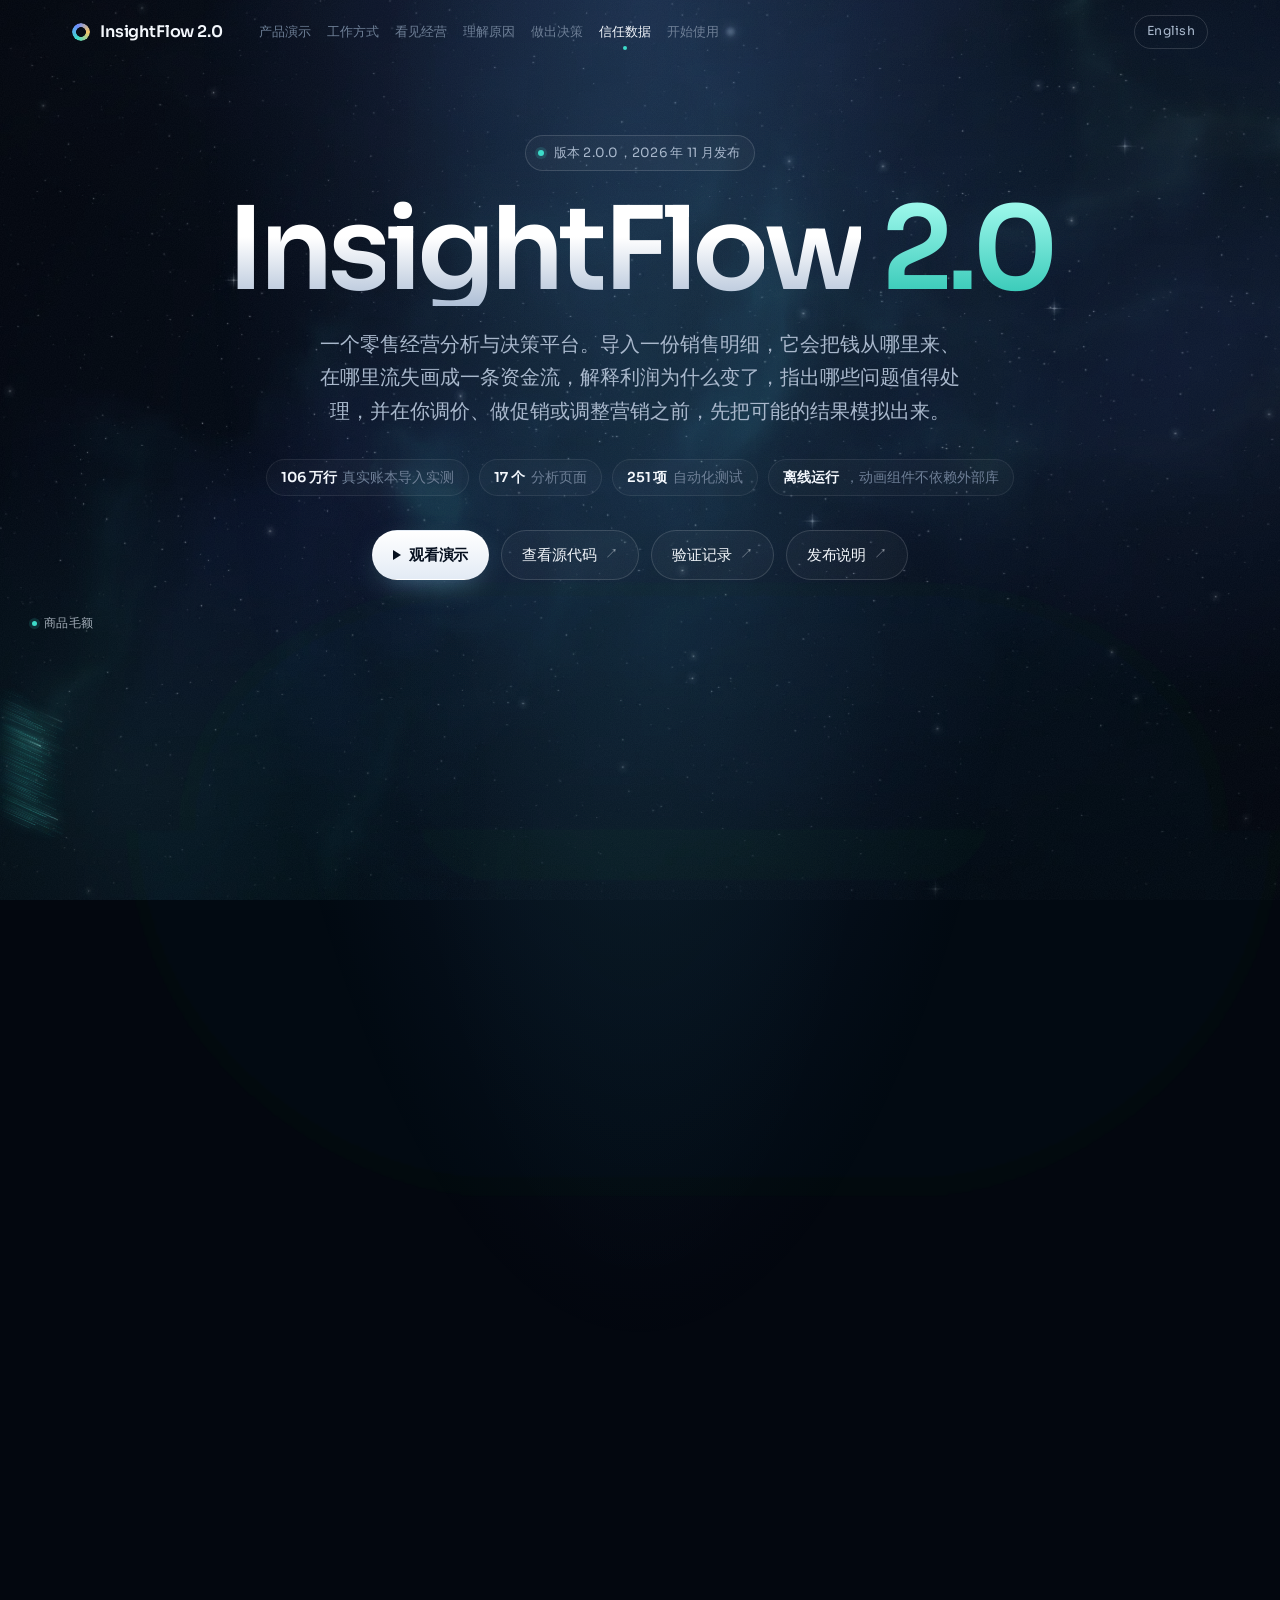
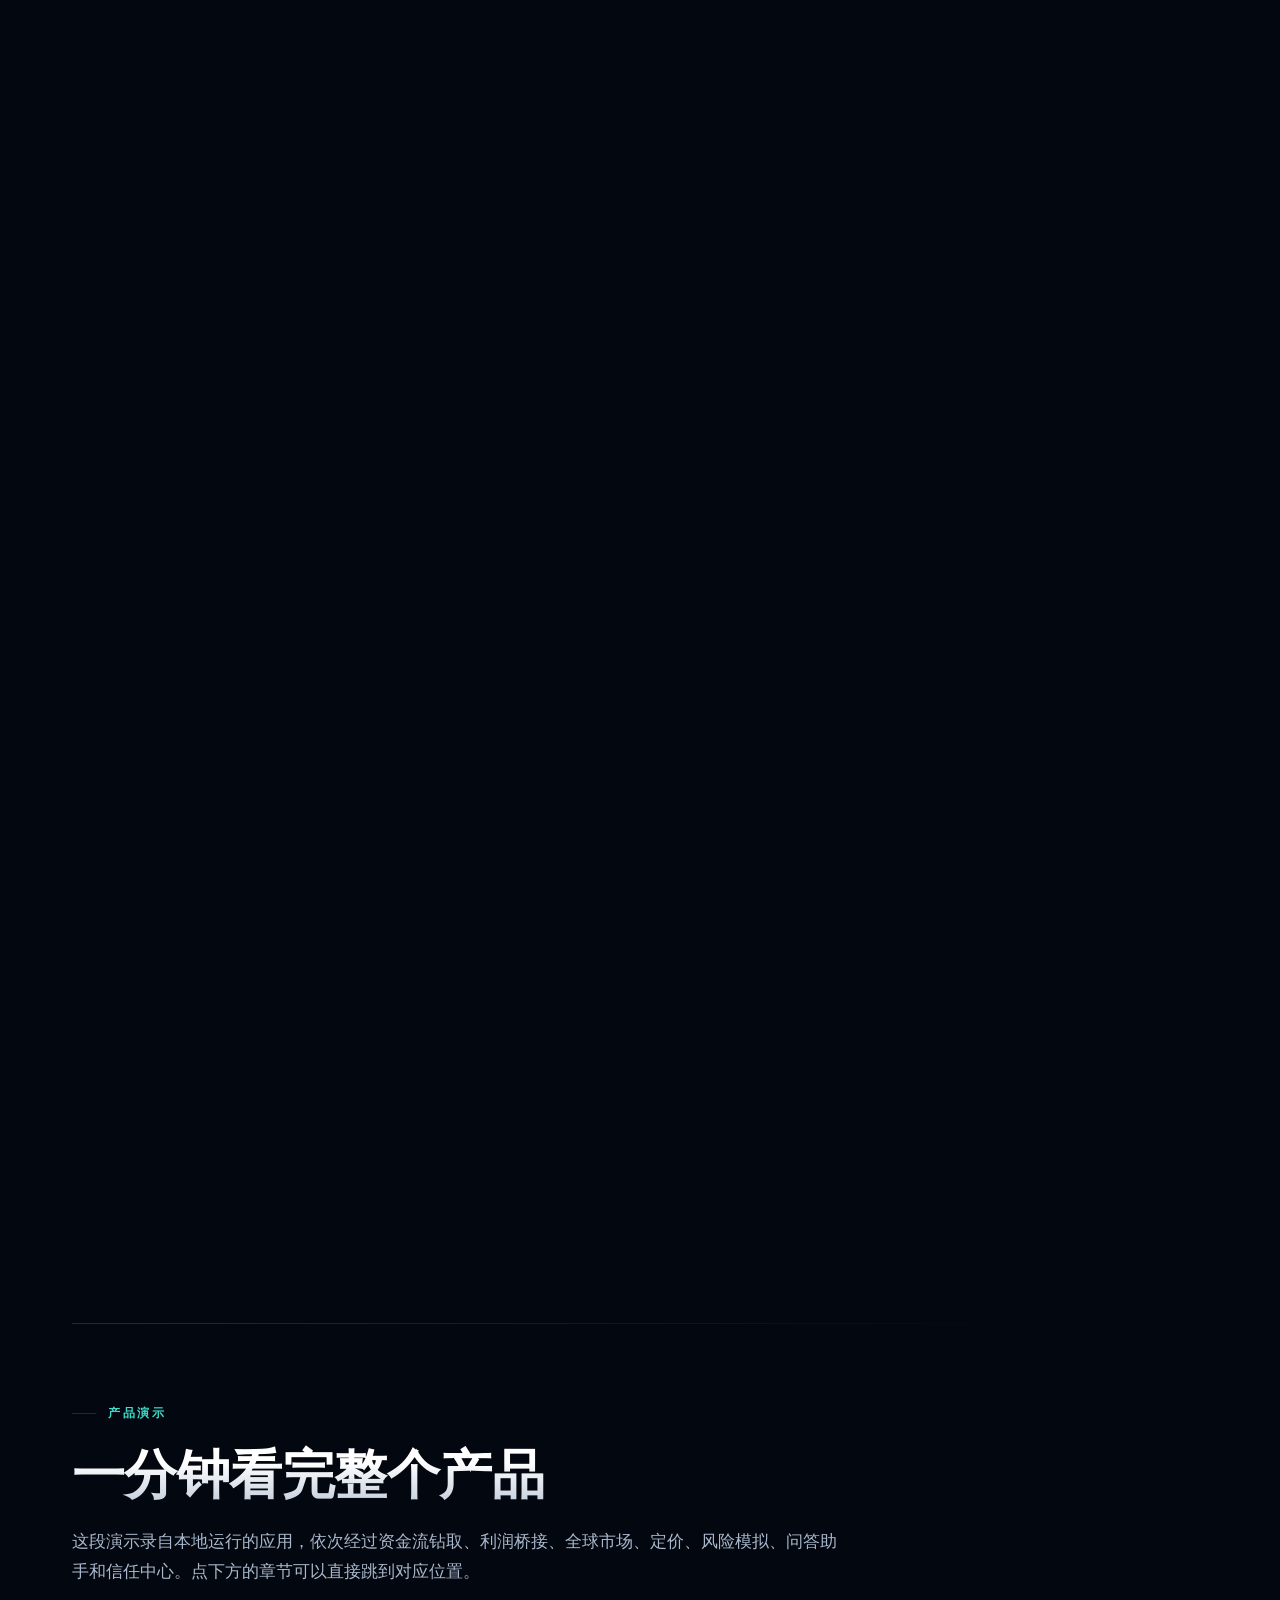
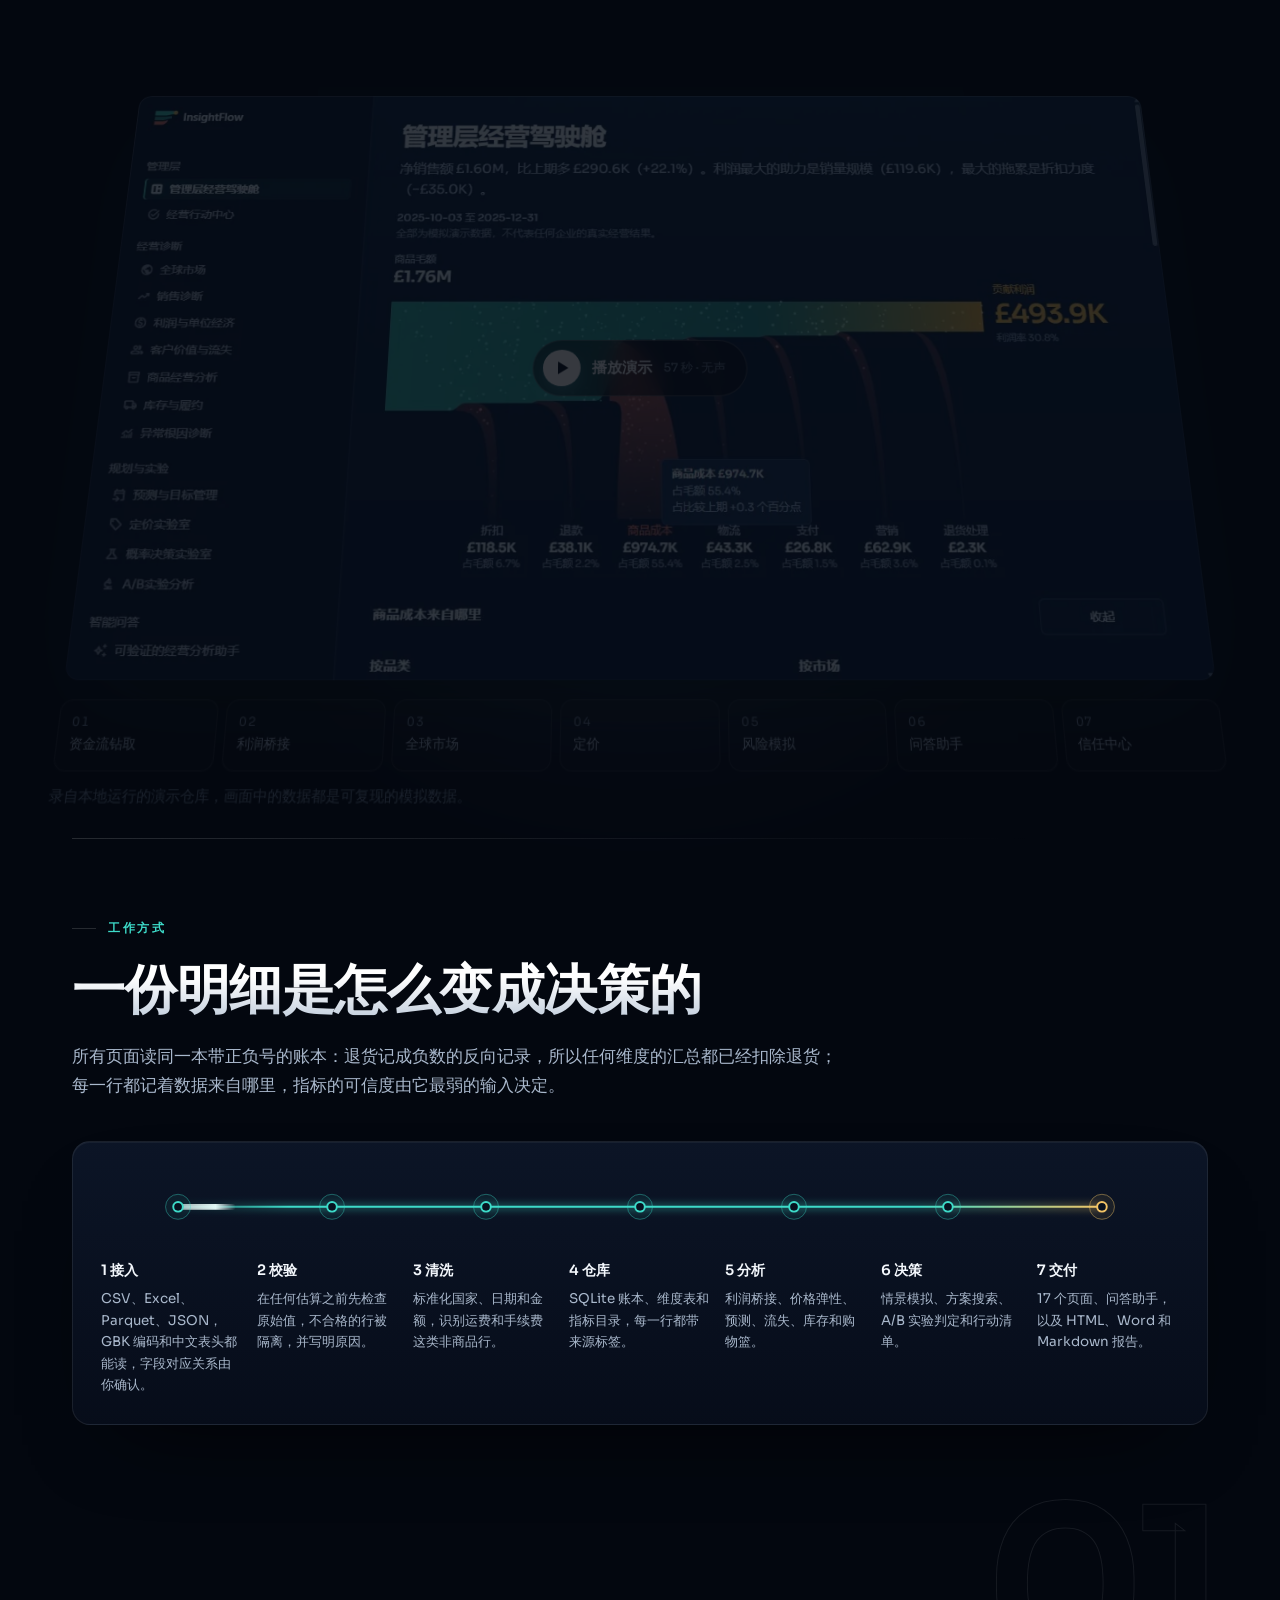
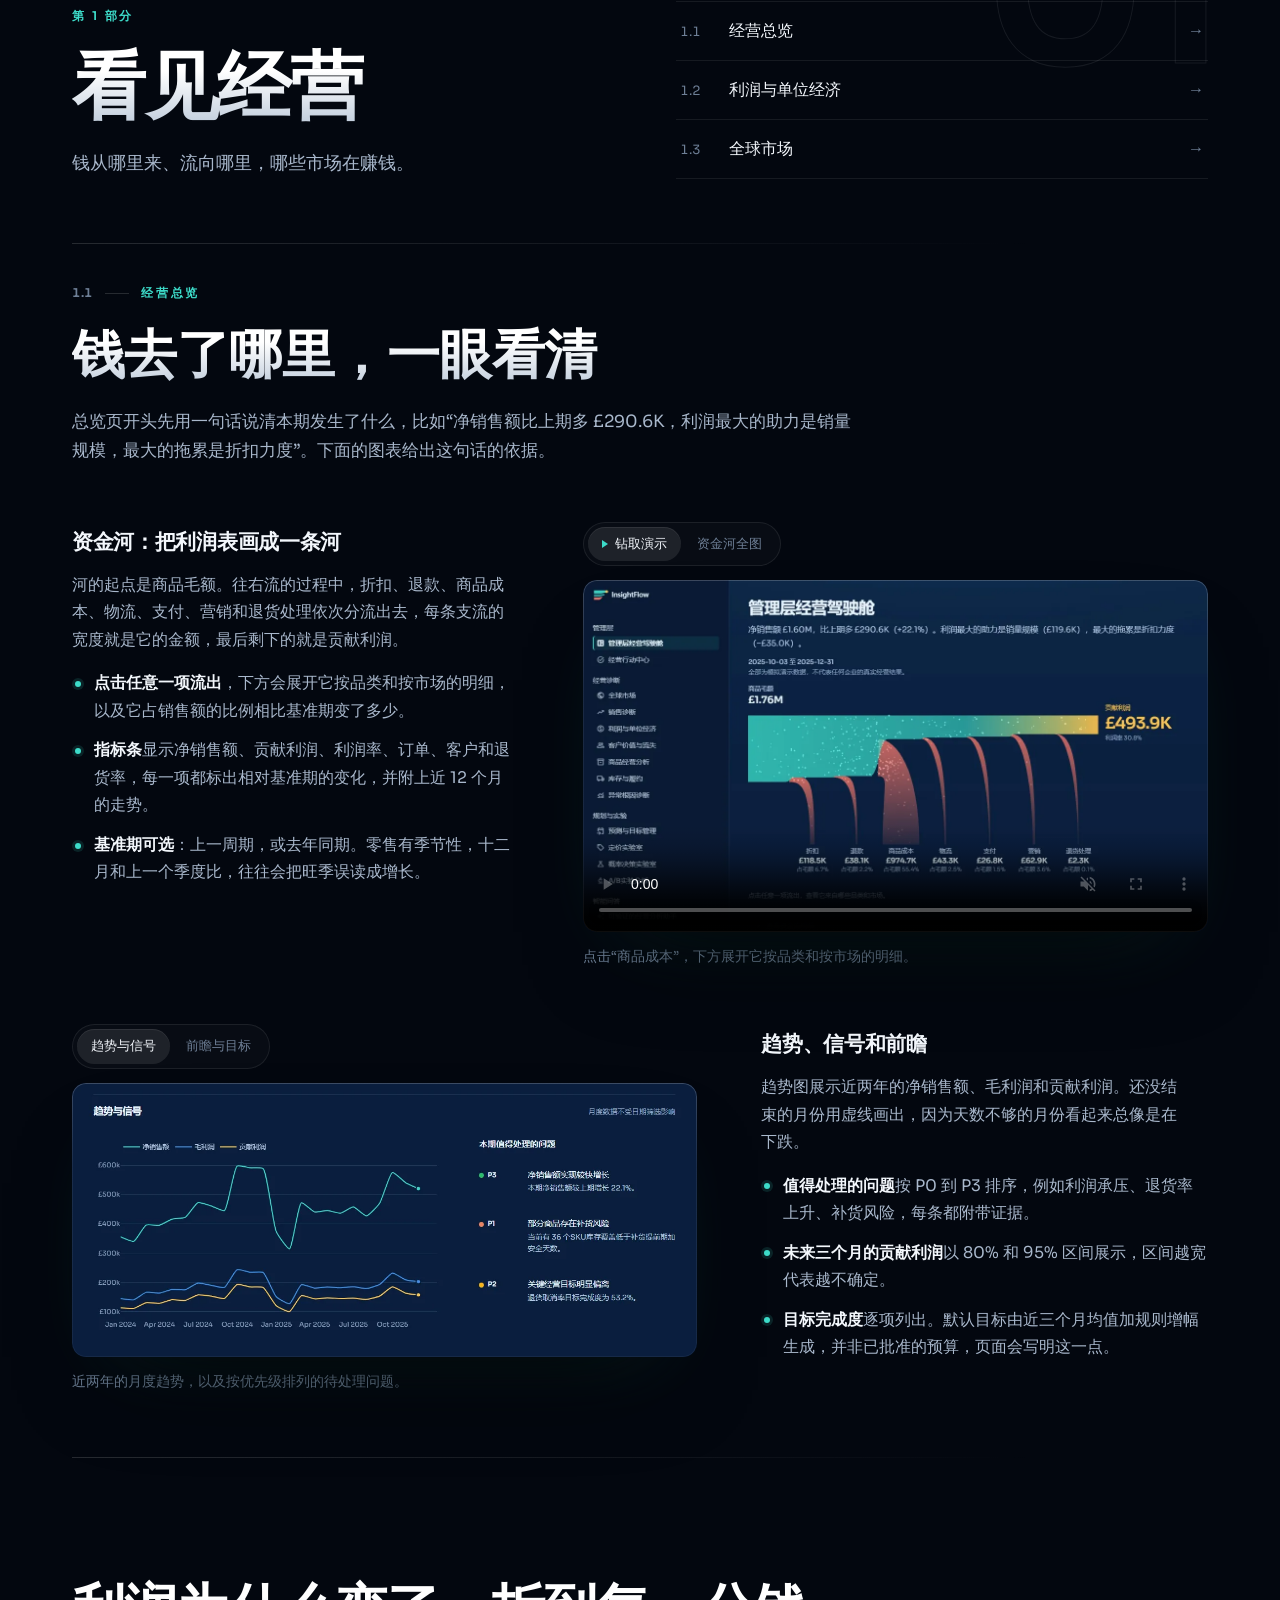
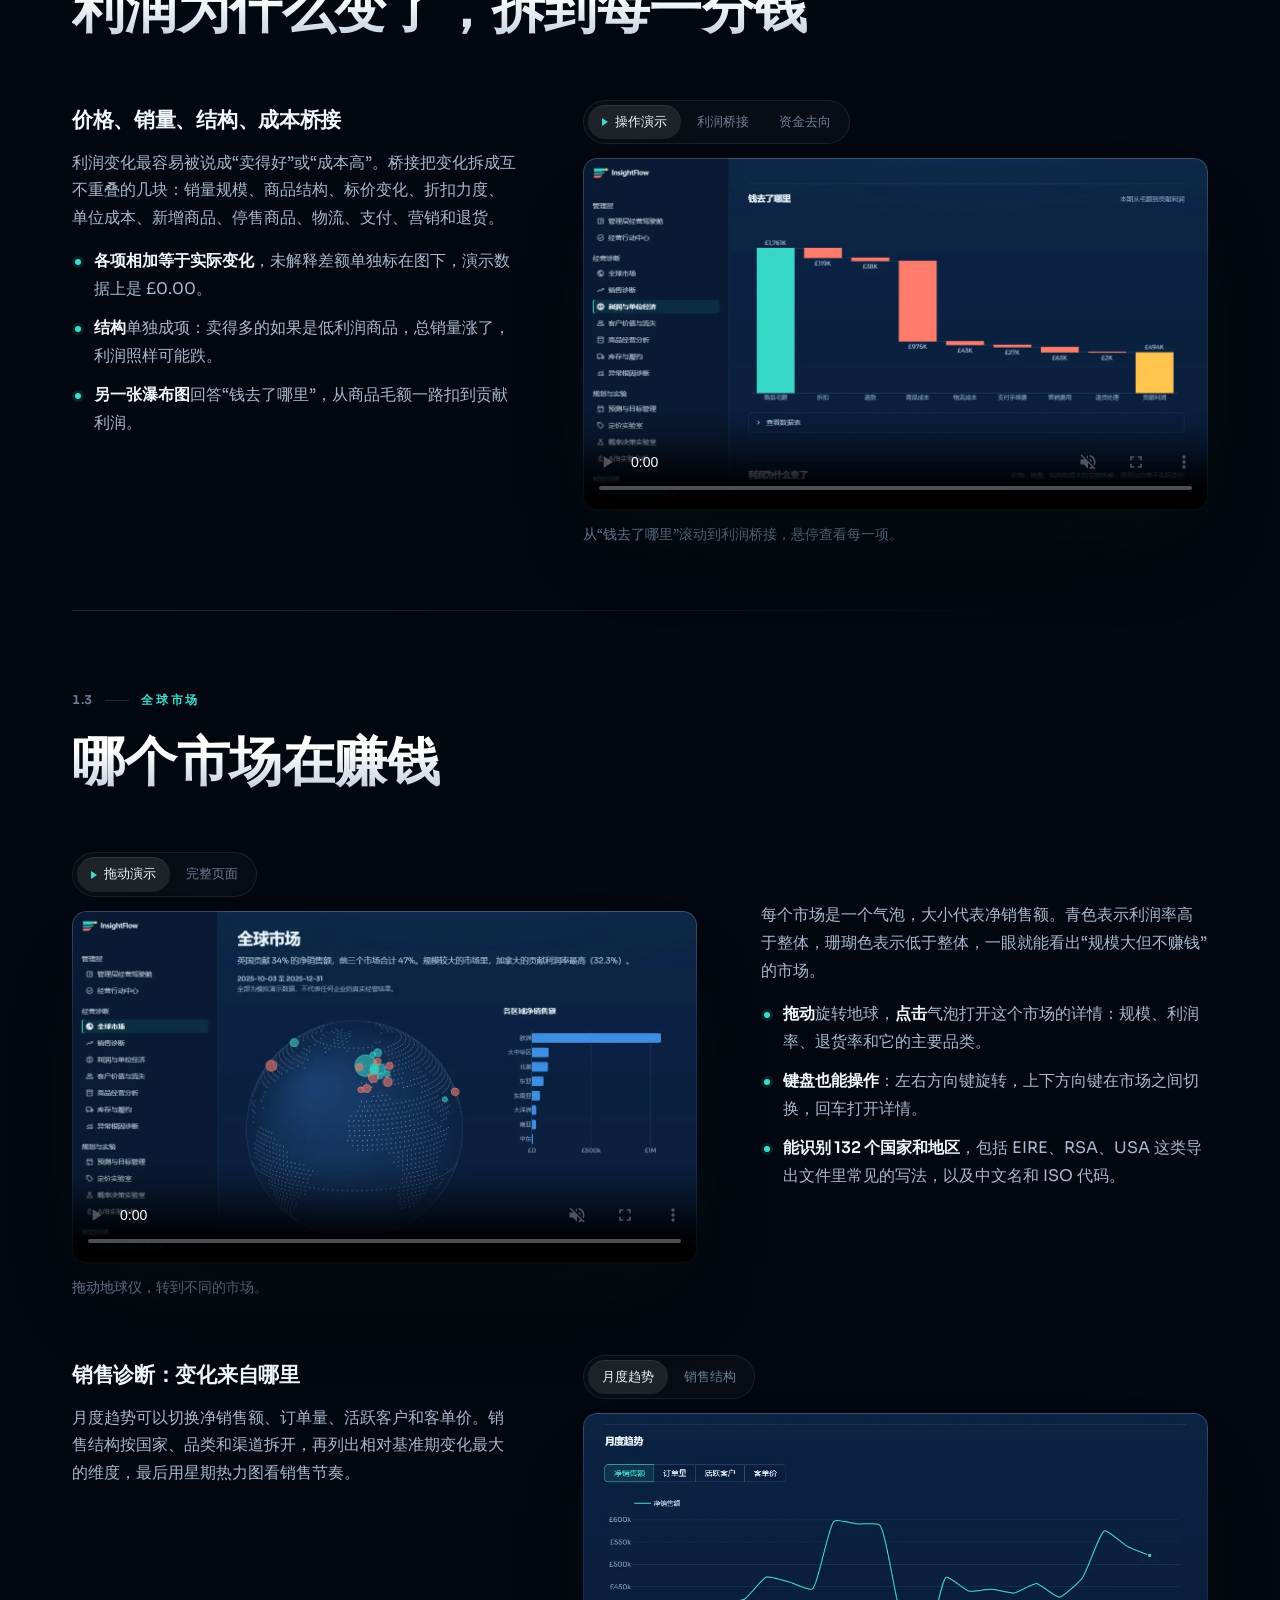
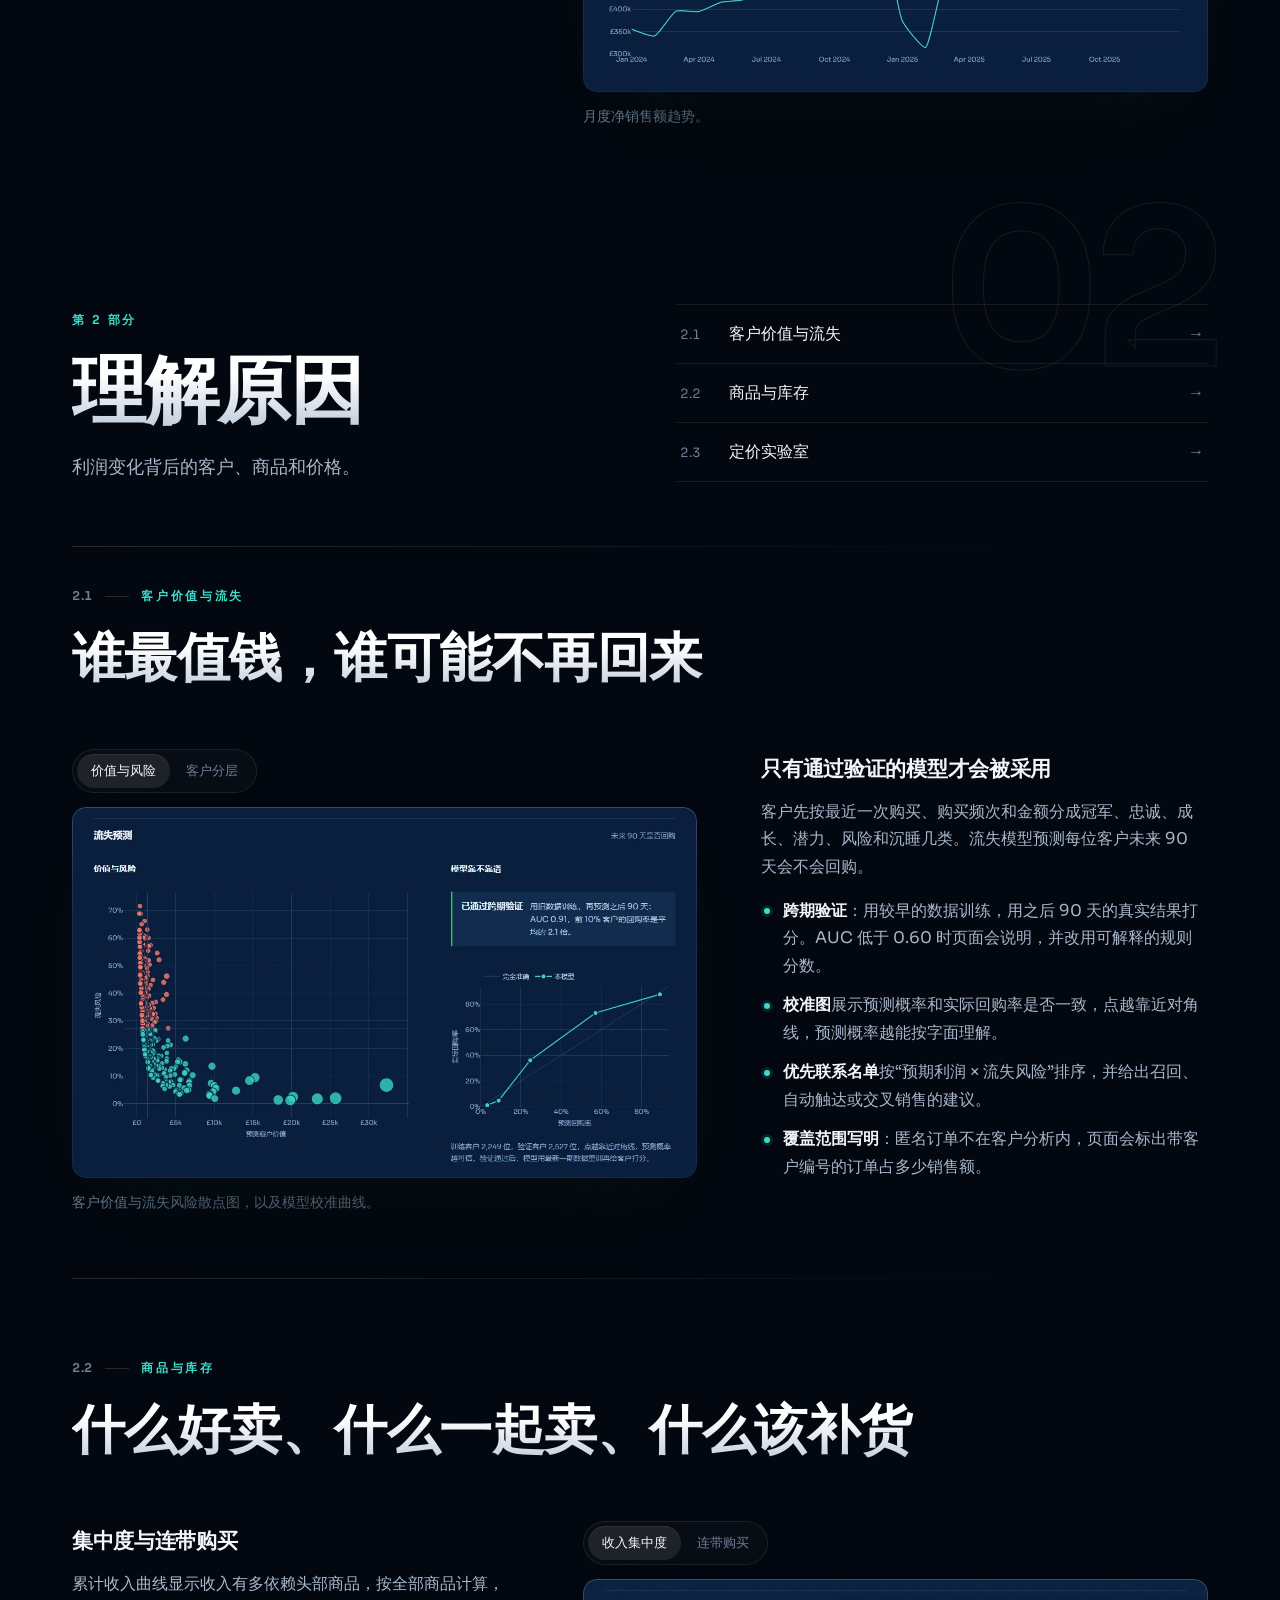
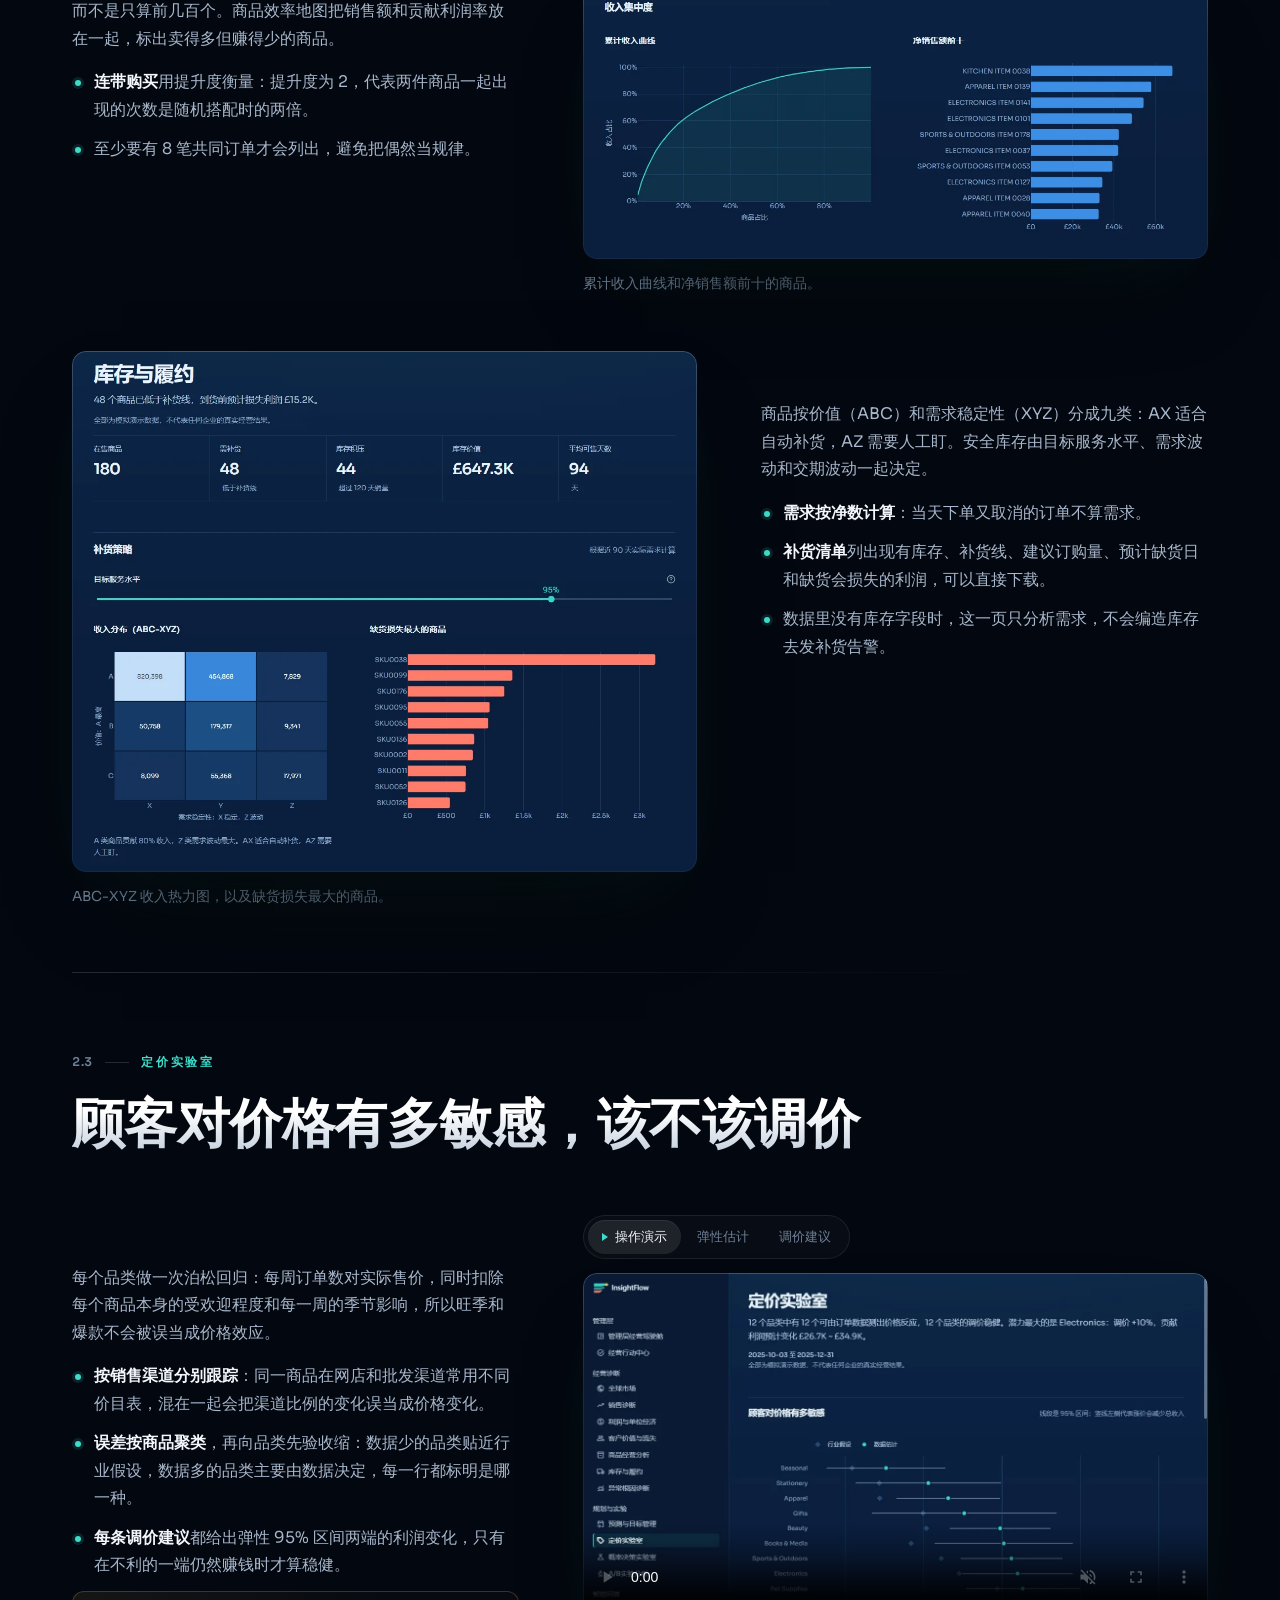
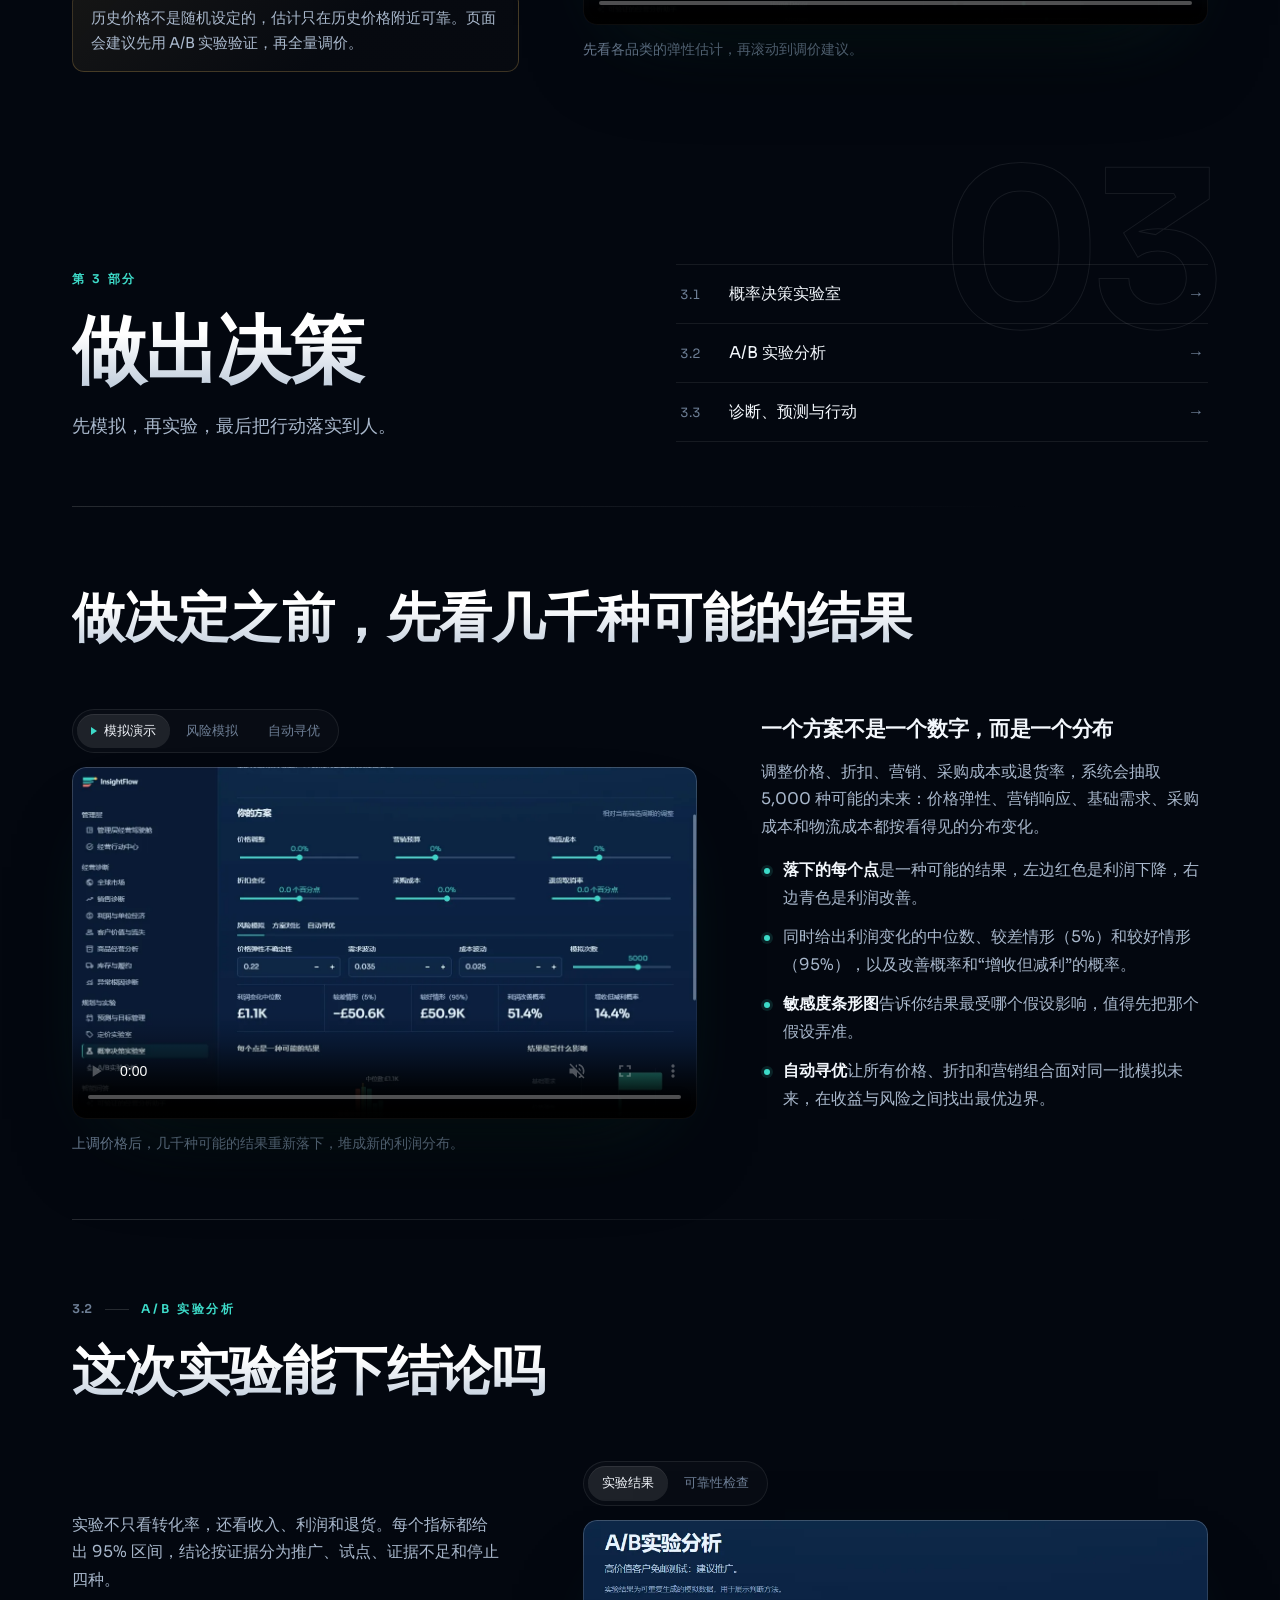
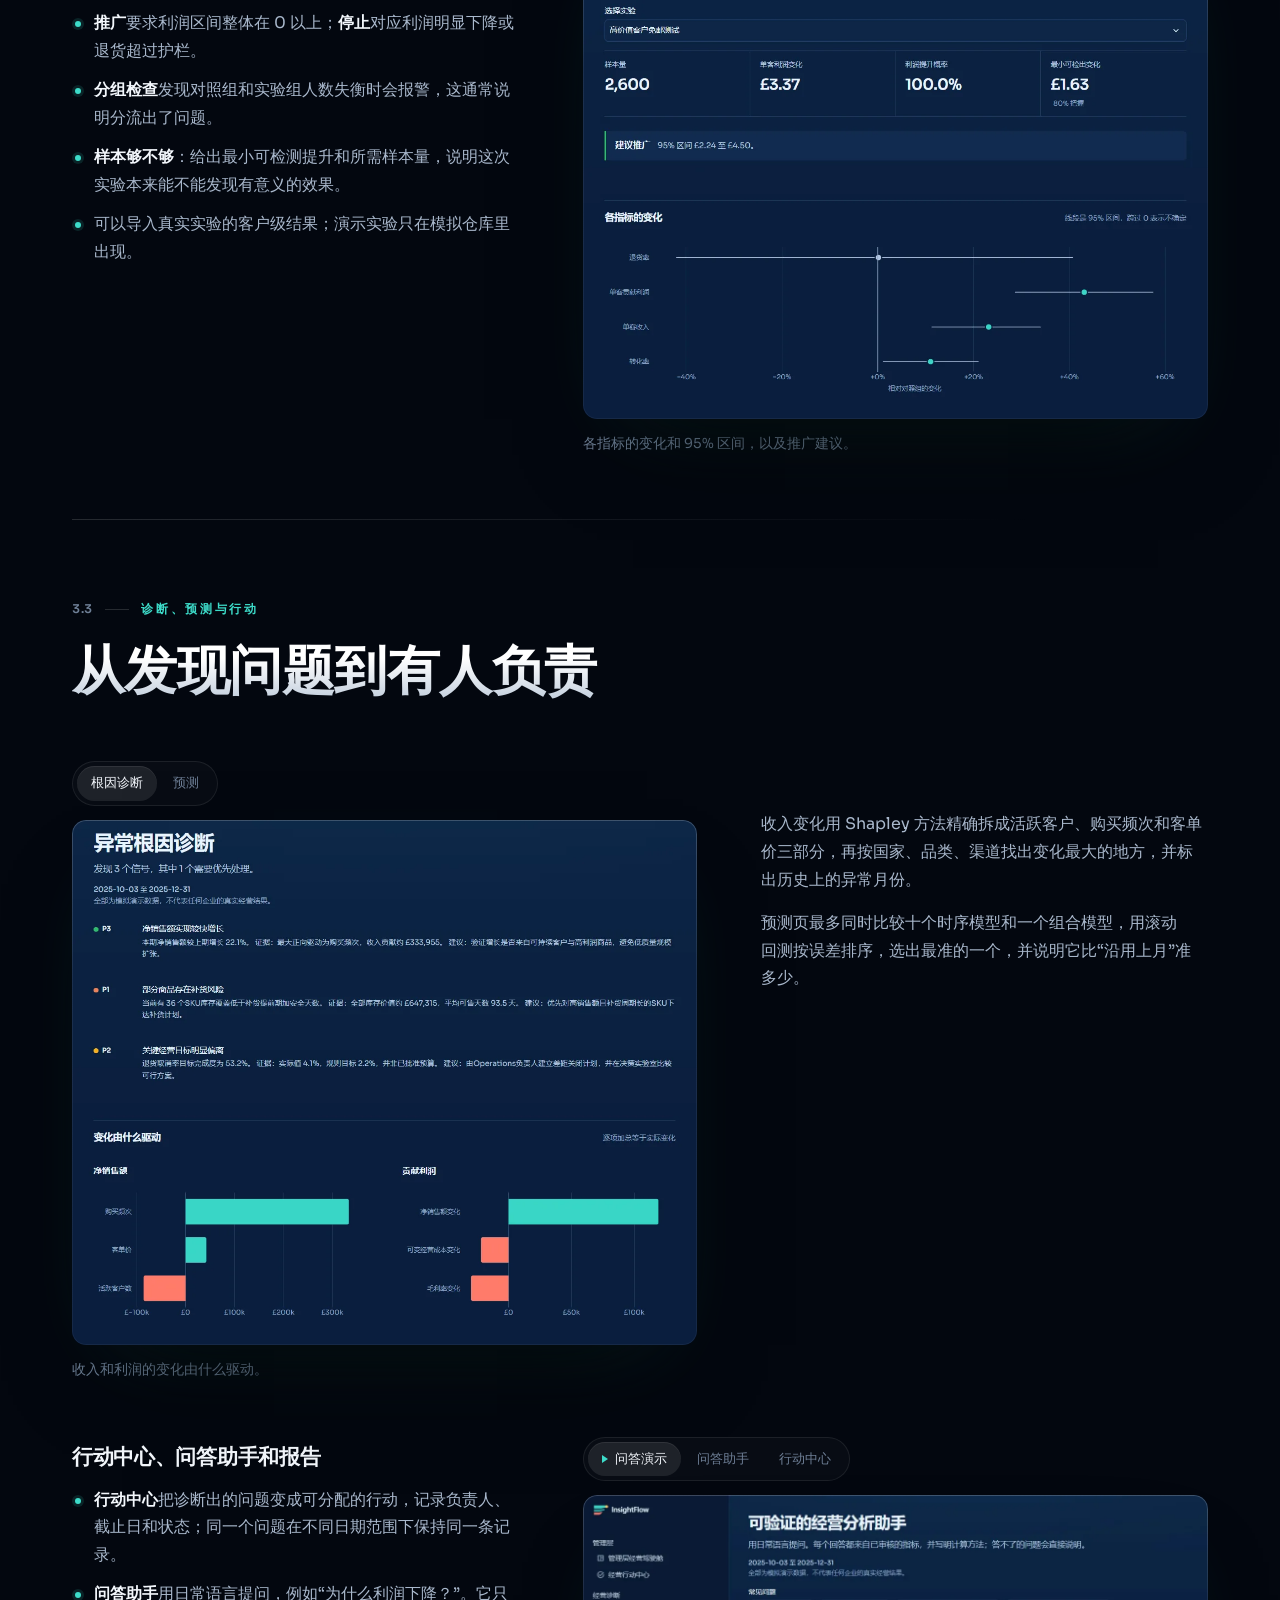
<file: docs/index.html>
<!doctype html>
<html lang="zh-CN">
<head>
<meta charset="utf-8">
<meta name="viewport" content="width=device-width, initial-scale=1">
<title>InsightFlow 2.0</title>
<meta name="description" content="InsightFlow 是一个零售经营分析与决策平台：把交易数据变成一条看得见的资金流，解释利润为什么变，并在做决定之前先模拟结果。已在 106 万行的真实公开账本上测试过导入、对账和全部页面。">
<link rel="alternate" hreflang="en" href="en/">
<meta name="theme-color" content="#030914">
<link rel="preload" href="assets/fonts/sora-latin-wght-normal.woff2" as="font" type="font/woff2" crossorigin>
<link rel="stylesheet" href="assets/site/showcase.css">
<script>document.documentElement.className += ' js';</script>
<script src="assets/site/showcase.js" defer></script>
</head>
<body>
<div class="backdrop" aria-hidden="true">
  <div class="backdrop-nebula"></div>
  <div class="backdrop-aurora a1"></div>
  <div class="backdrop-aurora a2"></div>
  <div class="backdrop-grain"></div>
</div>
<nav class="toc is-top" aria-label="页面目录">
  <div class="wrap">
    <b>InsightFlow 2.0</b>
    <div class="links">
      <a href="#tour">产品演示</a>
      <a href="#pipeline">工作方式</a>
      <a href="#part-see">看见经营</a>
      <a href="#part-understand">理解原因</a>
      <a href="#part-decide">做出决策</a>
      <a href="#part-trust">信任数据</a>
      <a href="#start">开始使用</a>
    </div>
    <a class="lang" href="en/" hreflang="en" lang="en">English</a>
  </div>
</nav>

<div class="hero-stage">
  <canvas class="hero-canvas" aria-hidden="true" data-labels="商品毛额|折扣|退款|商品成本|物流|支付|营销|退货处理|贡献利润"></canvas>
  <div class="river-tags" aria-hidden="true"></div>
  <div class="wrap">
    <header class="hero">
      <p class="version">版本 2.0.0，2026 年 11 月发布</p>
      <h1>InsightFlow <span>2.0</span></h1>
      <p class="lede">一个零售经营分析与决策平台。导入一份销售明细，它会把钱从哪里来、在哪里流失画成一条资金流，解释利润为什么变了，指出哪些问题值得处理，并在你调价、做促销或调整营销之前，先把可能的结果模拟出来。</p>
      <ul class="facts">
        <li><b>106 万行</b>真实账本导入实测</li>
        <li><b>17 个</b>分析页面</li>
        <li><b>251 项</b>自动化测试</li>
        <li><b>离线运行</b>，动画组件不依赖外部库</li>
      </ul>
      <div class="actions">
        <a class="button primary" href="#tour">观看演示</a>
        <a class="button" href="https://github.com/zhao-yushen/InsightFlow-Analytics">查看源代码</a>
        <a class="button" href="https://github.com/zhao-yushen/InsightFlow-Analytics/blob/main/docs/validation.md">验证记录</a>
        <a class="button" href="https://github.com/zhao-yushen/InsightFlow-Analytics/releases/tag/v2.0.0">发布说明</a>
      </div>
    </header>
  </div>
</div>

<div class="wrap">
  <section id="tour" class="tour" aria-labelledby="tour-title">
    <p class="chapter">产品演示</p>
    <h2 id="tour-title">一分钟看完整个产品</h2>
    <p class="section-lede">这段演示录自本地运行的应用，依次经过资金流钻取、利润桥接、全球市场、定价、风险模拟、问答助手和信任中心。点下方的章节可以直接跳到对应位置。</p>
    <figure class="film hero-shot" data-film>
      <div class="shot film-frame">
        <video class="film-video" width="1280" height="720" preload="none" playsinline controls poster="assets/video/tour.webp" aria-label="InsightFlow 产品演示，约 57 秒，无声">
          <source src="assets/video/tour.mp4" type="video/mp4">
        </video>
        <button class="film-play" type="button" hidden><span class="film-icon" aria-hidden="true"></span><span>播放演示</span><small>57 秒 · 无声</small></button>
        <p class="film-caption" aria-hidden="true"></p>
      </div>
      <ol class="film-chapters">
        <li><button type="button" data-at="0" data-note="点击商品成本，展开它按品类和市场的明细"><span>01</span>资金流钻取</button></li>
        <li><button type="button" data-at="7.9" data-note="从资金去向滚动到利润桥接，逐项查看变化"><span>02</span>利润桥接</button></li>
        <li><button type="button" data-at="14.3" data-note="拖动地球仪，比较各市场的规模和利润率"><span>03</span>全球市场</button></li>
        <li><button type="button" data-at="22.2" data-note="先看各品类的弹性估计，再看调价建议"><span>04</span>定价</button></li>
        <li><button type="button" data-at="28.7" data-note="上调价格后，几千种可能的结果重新落下"><span>05</span>风险模拟</button></li>
        <li><button type="button" data-at="39.3" data-note="用日常语言提问，答案附带数据和计算方法"><span>06</span>问答助手</button></li>
        <li><button type="button" data-at="48.3" data-note="查看质量维度和未计入分析的行"><span>07</span>信任中心</button></li>
      </ol>
      <figcaption>录自本地运行的演示仓库，画面中的数据都是可复现的模拟数据。</figcaption>
    </figure>
  </section>

  <section id="pipeline" aria-labelledby="pipeline-title">
    <p class="chapter">工作方式</p>
    <h2 id="pipeline-title">一份明细是怎么变成决策的</h2>
    <p class="section-lede">所有页面读同一本带正负号的账本：退货记成负数的反向记录，所以任何维度的汇总都已经扣除退货；每一行都记着数据来自哪里，指标的可信度由它最弱的输入决定。</p>
    <div class="pipeline">
      <svg viewBox="0 0 1120 64" role="img" aria-label="数据流程：接入、校验、清洗、仓库、分析、决策、交付">
        <defs>
          <linearGradient id="beam" x1="0" x2="1" y1="0" y2="0">
            <stop offset="0" stop-color="#3DDBC9" stop-opacity=".25"/>
            <stop offset=".12" stop-color="#3DDBC9"/>
            <stop offset=".8" stop-color="#3DDBC9"/>
            <stop offset="1" stop-color="#F4C566"/>
          </linearGradient>
          <linearGradient id="pulse-light" x1="0" x2="1" y1="0" y2="0">
            <stop offset="0" stop-color="#FFFFFF" stop-opacity="0"/>
            <stop offset=".85" stop-color="#E9FFFC" stop-opacity=".95"/>
            <stop offset="1" stop-color="#FFFFFF" stop-opacity="0"/>
          </linearGradient>
          <clipPath id="beam-clip"><rect x="80" y="26" width="960" height="12"/></clipPath>
        </defs>
        <rect class="beam-glow" x="80" y="28" width="960" height="8" rx="4" fill="url(#beam)"/>
        <rect class="beam" x="80" y="31" width="960" height="2" rx="1" fill="url(#beam)"/>
        <g class="pulse" clip-path="url(#beam-clip)"><rect x="0" y="29" width="140" height="6" rx="3" fill="url(#pulse-light)"/></g>
        <g class="node" style="--n:0"><circle class="halo" cx="80" cy="32" r="13"/><circle class="core" cx="80" cy="32" r="5"/></g>
        <g class="node" style="--n:1"><circle class="halo" cx="240" cy="32" r="13"/><circle class="core" cx="240" cy="32" r="5"/></g>
        <g class="node" style="--n:2"><circle class="halo" cx="400" cy="32" r="13"/><circle class="core" cx="400" cy="32" r="5"/></g>
        <g class="node" style="--n:3"><circle class="halo" cx="560" cy="32" r="13"/><circle class="core" cx="560" cy="32" r="5"/></g>
        <g class="node" style="--n:4"><circle class="halo" cx="720" cy="32" r="13"/><circle class="core" cx="720" cy="32" r="5"/></g>
        <g class="node" style="--n:5"><circle class="halo" cx="880" cy="32" r="13"/><circle class="core" cx="880" cy="32" r="5"/></g>
        <g class="node end" style="--n:6"><circle class="halo" cx="1040" cy="32" r="13"/><circle class="core" cx="1040" cy="32" r="5"/></g>
      </svg>
      <div class="stages">
        <div><b>1 接入</b>CSV、Excel、Parquet、JSON，GBK 编码和中文表头都能读，字段对应关系由你确认。</div>
        <div><b>2 校验</b>在任何估算之前先检查原始值，不合格的行被隔离，并写明原因。</div>
        <div><b>3 清洗</b>标准化国家、日期和金额，识别运费和手续费这类非商品行。</div>
        <div><b>4 仓库</b>SQLite 账本、维度表和指标目录，每一行都带来源标签。</div>
        <div><b>5 分析</b>利润桥接、价格弹性、预测、流失、库存和购物篮。</div>
        <div><b>6 决策</b>情景模拟、方案搜索、A/B 实验判定和行动清单。</div>
        <div><b>7 交付</b>17 个页面、问答助手，以及 HTML、Word 和 Markdown 报告。</div>
      </div>
    </div>
  </section>

  <div class="part" id="part-see">
    <header class="part-head">
      <p class="part-index">第 1 部分</p>
      <h2 class="part-title">看见经营</h2>
      <p class="part-lede">钱从哪里来、流向哪里，哪些市场在赚钱。</p>
      <ol class="part-map">
        <li><a href="#overview"><span>1.1</span>经营总览</a></li>
        <li><a href="#profit"><span>1.2</span>利润与单位经济</a></li>
        <li><a href="#markets"><span>1.3</span>全球市场</a></li>
      </ol>
    </header>

    <section id="overview" aria-labelledby="overview-title">
      <p class="chapter">经营总览</p>
      <h2 id="overview-title">钱去了哪里，一眼看清</h2>
      <p class="section-lede">总览页开头先用一句话说清本期发生了什么，比如“净销售额比上期多 £290.6K，利润最大的助力是销量规模，最大的拖累是折扣力度”。下面的图表给出这句话的依据。</p>

      <div class="feature">
        <div class="feature-text">
          <h3>资金河：把利润表画成一条河</h3>
          <p>河的起点是商品毛额。往右流的过程中，折扣、退款、商品成本、物流、支付、营销和退货处理依次分流出去，每条支流的宽度就是它的金额，最后剩下的就是贡献利润。</p>
          <ul class="points">
            <li><b>点击任意一项流出</b>，下方会展开它按品类和按市场的明细，以及它占销售额的比例相比基准期变了多少。</li>
            <li><b>指标条</b>显示净销售额、贡献利润、利润率、订单、客户和退货率，每一项都标出相对基准期的变化，并附上近 12 个月的走势。</li>
            <li><b>基准期可选</b>：上一周期，或去年同期。零售有季节性，十二月和上一个季度比，往往会把旺季误读成增长。</li>
          </ul>
        </div>
        <div class="viewer" data-viewer>
          <figure class="panel" data-tab="钻取演示" data-kind="video">
            <div class="shot"><video class="clip" width="1280" height="720" muted loop playsinline preload="none" controls poster="assets/video/clip-overview.webp" aria-label="钻取演示：点击商品成本，展开按品类和按市场的明细"><source src="assets/video/clip-overview.mp4" type="video/mp4"></video></div>
            <figcaption>点击“商品成本”，下方展开它按品类和按市场的明细。</figcaption>
          </figure>
          <figure class="panel" data-tab="资金河全图">
            <div class="shot"><img src="assets/showcase/overview-river.webp" width="1132" height="901" loading="lazy" alt="经营总览页：开头的一句话总结和资金河"></div>
            <figcaption>河道的宽度就是金额，流到最右边剩下的是贡献利润。</figcaption>
          </figure>
        </div>
      </div>

      <div class="feature reverse">
        <div class="feature-text">
          <h3>趋势、信号和前瞻</h3>
          <p>趋势图展示近两年的净销售额、毛利润和贡献利润。还没结束的月份用虚线画出，因为天数不够的月份看起来总像是在下跌。</p>
          <ul class="points">
            <li><b>值得处理的问题</b>按 P0 到 P3 排序，例如利润承压、退货率上升、补货风险，每条都附带证据。</li>
            <li><b>未来三个月的贡献利润</b>以 80% 和 95% 区间展示，区间越宽代表越不确定。</li>
            <li><b>目标完成度</b>逐项列出。默认目标由近三个月均值加规则增幅生成，并非已批准的预算，页面会写明这一点。</li>
          </ul>
        </div>
        <div class="viewer" data-viewer>
          <figure class="panel" data-tab="趋势与信号">
            <div class="shot"><img src="assets/showcase/overview-signals.webp" width="1132" height="497" loading="lazy" alt="趋势与信号：月度趋势线，以及按优先级排列的待处理问题"></div>
            <figcaption>近两年的月度趋势，以及按优先级排列的待处理问题。</figcaption>
          </figure>
          <figure class="panel" data-tab="前瞻与目标">
            <div class="shot"><img src="assets/showcase/overview-outlook.webp" width="1132" height="614" loading="lazy" alt="前瞻与目标：贡献利润预测扇形图，以及本月目标完成度"></div>
            <figcaption>未来三个月的贡献利润区间，以及本月目标完成度。</figcaption>
          </figure>
        </div>
      </div>
    </section>

    <section id="profit" aria-labelledby="profit-title">
      <p class="chapter">利润与单位经济</p>
      <h2 id="profit-title">利润为什么变了，拆到每一分钱</h2>
      <div class="feature">
        <div class="feature-text">
          <h3>价格、销量、结构、成本桥接</h3>
          <p>利润变化最容易被说成“卖得好”或“成本高”。桥接把变化拆成互不重叠的几块：销量规模、商品结构、标价变化、折扣力度、单位成本、新增商品、停售商品、物流、支付、营销和退货。</p>
          <ul class="points">
            <li><b>各项相加等于实际变化</b>，未解释差额单独标在图下，演示数据上是 £0.00。</li>
            <li><b>结构</b>单独成项：卖得多的如果是低利润商品，总销量涨了，利润照样可能跌。</li>
            <li><b>另一张瀑布图</b>回答“钱去了哪里”，从商品毛额一路扣到贡献利润。</li>
          </ul>
        </div>
        <div class="viewer" data-viewer>
          <figure class="panel" data-tab="操作演示" data-kind="video">
            <div class="shot"><video class="clip" width="1280" height="720" muted loop playsinline preload="none" controls poster="assets/video/clip-profit.webp" aria-label="利润页演示：从资金去向滚动到利润桥接"><source src="assets/video/clip-profit.mp4" type="video/mp4"></video></div>
            <figcaption>从“钱去了哪里”滚动到利润桥接，悬停查看每一项。</figcaption>
          </figure>
          <figure class="panel" data-tab="利润桥接">
            <div class="shot"><img src="assets/showcase/profit-bridge.webp" width="1132" height="649" loading="lazy" alt="利润桥接瀑布图：从基准期利润出发，经过销量规模、商品结构、折扣力度等各项变化，到本期利润"></div>
            <figcaption>从基准期利润到本期利润，各项相加等于实际变化。</figcaption>
          </figure>
          <figure class="panel" data-tab="资金去向">
            <div class="shot"><img src="assets/showcase/profit-flow.webp" width="1132" height="573" loading="lazy" alt="本期从商品毛额到贡献利润的瀑布图"></div>
            <figcaption>本期从商品毛额一路扣到贡献利润。</figcaption>
          </figure>
        </div>
      </div>
    </section>

    <section id="markets" aria-labelledby="markets-title">
      <p class="chapter">全球市场</p>
      <h2 id="markets-title">哪个市场在赚钱</h2>
      <div class="feature reverse">
        <div class="feature-text">
          <h3>一个可以拖着转的地球仪</h3>
          <p>每个市场是一个气泡，大小代表净销售额。青色表示利润率高于整体，珊瑚色表示低于整体，一眼就能看出“规模大但不赚钱”的市场。</p>
          <ul class="points">
            <li><b>拖动</b>旋转地球，<b>点击</b>气泡打开这个市场的详情：规模、利润率、退货率和它的主要品类。</li>
            <li><b>键盘也能操作</b>：左右方向键旋转，上下方向键在市场之间切换，回车打开详情。</li>
            <li><b>能识别 132 个国家和地区</b>，包括 EIRE、RSA、USA 这类导出文件里常见的写法，以及中文名和 ISO 代码。</li>
          </ul>
        </div>
        <div class="viewer" data-viewer>
          <figure class="panel" data-tab="拖动演示" data-kind="video">
            <div class="shot"><video class="clip" width="1280" height="720" muted loop playsinline preload="none" controls poster="assets/video/clip-markets.webp" aria-label="地球仪演示：拖动旋转，转到不同的市场"><source src="assets/video/clip-markets.mp4" type="video/mp4"></video></div>
            <figcaption>拖动地球仪，转到不同的市场。</figcaption>
          </figure>
          <figure class="panel" data-tab="完整页面">
            <div class="shot"><img src="assets/showcase/markets-globe.webp" width="1132" height="815" loading="lazy" alt="全球市场页面：左侧地球仪，右侧各区域净销售额排名"></div>
            <figcaption>左侧是地球仪，右侧是各区域的净销售额排名，下方还有逐个市场的排名表。</figcaption>
          </figure>
        </div>
      </div>
      <div class="feature">
        <div class="feature-text">
          <h3>销售诊断：变化来自哪里</h3>
          <p>月度趋势可以切换净销售额、订单量、活跃客户和客单价。销售结构按国家、品类和渠道拆开，再列出相对基准期变化最大的维度，最后用星期热力图看销售节奏。</p>
        </div>
        <div class="viewer" data-viewer>
          <figure class="panel" data-tab="月度趋势">
            <div class="shot"><img src="assets/showcase/sales-trend.webp" width="1132" height="505" loading="lazy" alt="销售诊断：月度净销售额趋势"></div>
            <figcaption>月度净销售额趋势。</figcaption>
          </figure>
          <figure class="panel" data-tab="销售结构">
            <div class="shot"><img src="assets/showcase/sales-mix.webp" width="1132" height="775" loading="lazy" alt="销售结构：按国家、品类和渠道的净销售额与贡献利润率"></div>
            <figcaption>按国家、品类和渠道拆开的净销售额与贡献利润率。</figcaption>
          </figure>
        </div>
      </div>
    </section>
  </div>

  <div class="part" id="part-understand">
    <header class="part-head">
      <p class="part-index">第 2 部分</p>
      <h2 class="part-title">理解原因</h2>
      <p class="part-lede">利润变化背后的客户、商品和价格。</p>
      <ol class="part-map">
        <li><a href="#customers"><span>2.1</span>客户价值与流失</a></li>
        <li><a href="#products"><span>2.2</span>商品与库存</a></li>
        <li><a href="#pricing"><span>2.3</span>定价实验室</a></li>
      </ol>
    </header>

    <section id="customers" aria-labelledby="customers-title">
      <p class="chapter">客户价值与流失</p>
      <h2 id="customers-title">谁最值钱，谁可能不再回来</h2>
      <div class="feature reverse">
        <div class="feature-text">
          <h3>只有通过验证的模型才会被采用</h3>
          <p>客户先按最近一次购买、购买频次和金额分成冠军、忠诚、成长、潜力、风险和沉睡几类。流失模型预测每位客户未来 90 天会不会回购。</p>
          <ul class="points">
            <li><b>跨期验证</b>：用较早的数据训练，用之后 90 天的真实结果打分。AUC 低于 0.60 时页面会说明，并改用可解释的规则分数。</li>
            <li><b>校准图</b>展示预测概率和实际回购率是否一致，点越靠近对角线，预测概率越能按字面理解。</li>
            <li><b>优先联系名单</b>按“预期利润 × 流失风险”排序，并给出召回、自动触达或交叉销售的建议。</li>
            <li><b>覆盖范围写明</b>：匿名订单不在客户分析内，页面会标出带客户编号的订单占多少销售额。</li>
          </ul>
        </div>
        <div class="viewer" data-viewer>
          <figure class="panel" data-tab="价值与风险">
            <div class="shot"><img src="assets/showcase/customers-churn.webp" width="1132" height="671" loading="lazy" alt="流失预测：客户价值与流失风险散点图，以及模型校准曲线"></div>
            <figcaption>客户价值与流失风险散点图，以及模型校准曲线。</figcaption>
          </figure>
          <figure class="panel" data-tab="客户分层">
            <div class="shot"><img src="assets/showcase/customers-segments.webp" width="1132" height="533" loading="lazy" alt="客户分层矩形树图：冠军、忠诚、成长、风险、沉睡和潜力客户的贡献利润"></div>
            <figcaption>各客户层的贡献利润。</figcaption>
          </figure>
        </div>
      </div>
    </section>

    <section id="products" aria-labelledby="products-title">
      <p class="chapter">商品与库存</p>
      <h2 id="products-title">什么好卖、什么一起卖、什么该补货</h2>
      <div class="feature">
        <div class="feature-text">
          <h3>集中度与连带购买</h3>
          <p>累计收入曲线显示收入有多依赖头部商品，按全部商品计算，而不是只算前几百个。商品效率地图把销售额和贡献利润率放在一起，标出卖得多但赚得少的商品。</p>
          <ul class="points">
            <li><b>连带购买</b>用提升度衡量：提升度为 2，代表两件商品一起出现的次数是随机搭配时的两倍。</li>
            <li>至少要有 8 笔共同订单才会列出，避免把偶然当规律。</li>
          </ul>
        </div>
        <div class="viewer" data-viewer>
          <figure class="panel" data-tab="收入集中度">
            <div class="shot"><img src="assets/showcase/products-concentration.webp" width="1132" height="507" loading="lazy" alt="收入集中度：累计收入曲线和净销售额前十的商品"></div>
            <figcaption>累计收入曲线和净销售额前十的商品。</figcaption>
          </figure>
          <figure class="panel" data-tab="连带购买">
            <div class="shot"><img src="assets/showcase/products-basket.webp" width="1132" height="661" loading="lazy" alt="连带购买表：常被一起购买的商品组合、共同订单数、连带率和提升度"></div>
            <figcaption>常被一起购买的商品组合，以及共同订单数、连带率和提升度。</figcaption>
          </figure>
        </div>
      </div>
      <div class="feature reverse">
        <div class="feature-text">
          <h3>按服务水平计算的补货策略</h3>
          <p>商品按价值（ABC）和需求稳定性（XYZ）分成九类：AX 适合自动补货，AZ 需要人工盯。安全库存由目标服务水平、需求波动和交期波动一起决定。</p>
          <ul class="points">
            <li><b>需求按净数计算</b>：当天下单又取消的订单不算需求。</li>
            <li><b>补货清单</b>列出现有库存、补货线、建议订购量、预计缺货日和缺货会损失的利润，可以直接下载。</li>
            <li>数据里没有库存字段时，这一页只分析需求，不会编造库存去发补货告警。</li>
          </ul>
        </div>
        <div class="viewer" data-viewer>
          <figure class="panel" data-tab="补货策略">
            <div class="shot"><img src="assets/showcase/inventory-policy.webp" width="1132" height="943" loading="lazy" alt="补货策略：ABC-XYZ 收入热力图，以及缺货损失最大的商品"></div>
            <figcaption>ABC-XYZ 收入热力图，以及缺货损失最大的商品。</figcaption>
          </figure>
        </div>
      </div>
    </section>

    <section id="pricing" aria-labelledby="pricing-title">
      <p class="chapter">定价实验室</p>
      <h2 id="pricing-title">顾客对价格有多敏感，该不该调价</h2>
      <div class="feature">
        <div class="feature-text">
          <h3>价格弹性从你自己的订单里估计</h3>
          <p>每个品类做一次泊松回归：每周订单数对实际售价，同时扣除每个商品本身的受欢迎程度和每一周的季节影响，所以旺季和爆款不会被误当成价格效应。</p>
          <ul class="points">
            <li><b>按销售渠道分别跟踪</b>：同一商品在网店和批发渠道常用不同价目表，混在一起会把渠道比例的变化误当成价格变化。</li>
            <li><b>误差按商品聚类</b>，再向品类先验收缩：数据少的品类贴近行业假设，数据多的品类主要由数据决定，每一行都标明是哪一种。</li>
            <li><b>每条调价建议</b>都给出弹性 95% 区间两端的利润变化，只有在不利的一端仍然赚钱时才算稳健。</li>
          </ul>
          <p class="note">历史价格不是随机设定的，估计只在历史价格附近可靠。页面会建议先用 A/B 实验验证，再全量调价。</p>
        </div>
        <div class="viewer" data-viewer>
          <figure class="panel" data-tab="操作演示" data-kind="video">
            <div class="shot"><video class="clip" width="1280" height="720" muted loop playsinline preload="none" controls poster="assets/video/clip-pricing.webp" aria-label="定价实验室演示：从弹性估计滚动到调价建议"><source src="assets/video/clip-pricing.mp4" type="video/mp4"></video></div>
            <figcaption>先看各品类的弹性估计，再滚动到调价建议。</figcaption>
          </figure>
          <figure class="panel" data-tab="弹性估计">
            <div class="shot"><img src="assets/showcase/pricing-elasticity.webp" width="1132" height="892" loading="lazy" alt="价格弹性图：各品类的数据估计、95% 区间和行业假设"></div>
            <figcaption>各品类的数据估计、95% 区间和行业假设。</figcaption>
          </figure>
          <figure class="panel" data-tab="调价建议">
            <div class="shot"><img src="assets/showcase/pricing-moves.webp" width="1132" height="785" loading="lazy" alt="调价建议：各品类预计的贡献利润变化和利润区间"></div>
            <figcaption>建议调价幅度，以及预计的贡献利润区间。</figcaption>
          </figure>
        </div>
      </div>
    </section>
  </div>

  <div class="part" id="part-decide">
    <header class="part-head">
      <p class="part-index">第 3 部分</p>
      <h2 class="part-title">做出决策</h2>
      <p class="part-lede">先模拟，再实验，最后把行动落实到人。</p>
      <ol class="part-map">
        <li><a href="#decisions"><span>3.1</span>概率决策实验室</a></li>
        <li><a href="#experiments"><span>3.2</span>A/B 实验分析</a></li>
        <li><a href="#operations"><span>3.3</span>诊断、预测与行动</a></li>
      </ol>
    </header>

    <section id="decisions" aria-labelledby="decisions-title">
      <p class="chapter">概率决策实验室</p>
      <h2 id="decisions-title">做决定之前，先看几千种可能的结果</h2>
      <div class="feature reverse">
        <div class="feature-text">
          <h3>一个方案不是一个数字，而是一个分布</h3>
          <p>调整价格、折扣、营销、采购成本或退货率，系统会抽取 5,000 种可能的未来：价格弹性、营销响应、基础需求、采购成本和物流成本都按看得见的分布变化。</p>
          <ul class="points">
            <li><b>落下的每个点</b>是一种可能的结果，左边红色是利润下降，右边青色是利润改善。</li>
            <li>同时给出利润变化的中位数、较差情形（5%）和较好情形（95%），以及改善概率和“增收但减利”的概率。</li>
            <li><b>敏感度条形图</b>告诉你结果最受哪个假设影响，值得先把那个假设弄准。</li>
            <li><b>自动寻优</b>让所有价格、折扣和营销组合面对同一批模拟未来，在收益与风险之间找出最优边界。</li>
          </ul>
        </div>
        <div class="viewer" data-viewer>
          <figure class="panel" data-tab="模拟演示" data-kind="video">
            <div class="shot"><video class="clip" width="1280" height="720" muted loop playsinline preload="none" controls poster="assets/video/clip-decision.webp" aria-label="风险模拟演示：上调价格后，模拟结果重新落下"><source src="assets/video/clip-decision.mp4" type="video/mp4"></video></div>
            <figcaption>上调价格后，几千种可能的结果重新落下，堆成新的利润分布。</figcaption>
          </figure>
          <figure class="panel" data-tab="风险模拟">
            <div class="shot"><img src="assets/showcase/decision-simulation.webp" width="1132" height="1284" loading="lazy" alt="风险模拟页面：方案参数、利润变化分布和敏感度"></div>
            <figcaption>参数、分布、关键数字和敏感度在同一屏。</figcaption>
          </figure>
          <figure class="panel" data-tab="自动寻优">
            <div class="shot"><img src="assets/showcase/decision-frontier.webp" width="1132" height="1405" loading="lazy" alt="自动寻优：数百个方案在收益与风险平面上的位置，以及推荐方案"></div>
            <figcaption>数百个方案在收益与风险平面上的位置，以及推荐方案。</figcaption>
          </figure>
        </div>
      </div>
    </section>

    <section id="experiments" aria-labelledby="experiments-title">
      <p class="chapter">A/B 实验分析</p>
      <h2 id="experiments-title">这次实验能下结论吗</h2>
      <div class="feature">
        <div class="feature-text">
          <h3>证据不够时，结论就是“证据不足”</h3>
          <p>实验不只看转化率，还看收入、利润和退货。每个指标都给出 95% 区间，结论按证据分为推广、试点、证据不足和停止四种。</p>
          <ul class="points">
            <li><b>推广</b>要求利润区间整体在 0 以上；<b>停止</b>对应利润明显下降或退货超过护栏。</li>
            <li><b>分组检查</b>发现对照组和实验组人数失衡时会报警，这通常说明分流出了问题。</li>
            <li><b>样本够不够</b>：给出最小可检测提升和所需样本量，说明这次实验本来能不能发现有意义的效果。</li>
            <li>可以导入真实实验的客户级结果；演示实验只在模拟仓库里出现。</li>
          </ul>
        </div>
        <div class="viewer" data-viewer>
          <figure class="panel" data-tab="实验结果">
            <div class="shot"><img src="assets/showcase/experiments-result.webp" width="1132" height="903" loading="lazy" alt="实验结果：各指标的变化和 95% 区间，以及推广建议"></div>
            <figcaption>各指标的变化和 95% 区间，以及推广建议。</figcaption>
          </figure>
          <figure class="panel" data-tab="可靠性检查">
            <div class="shot"><img src="assets/showcase/experiments-checks.webp" width="1132" height="520" loading="lazy" alt="实验可靠性检查：分组是否均匀和样本是否足够"></div>
            <figcaption>分组是否均匀，样本是否足够。</figcaption>
          </figure>
        </div>
      </div>
    </section>

    <section id="operations" aria-labelledby="operations-title">
      <p class="chapter">诊断、预测与行动</p>
      <h2 id="operations-title">从发现问题到有人负责</h2>
      <div class="feature reverse">
        <div class="feature-text">
          <h3>根因诊断和预测</h3>
          <p>收入变化用 Shapley 方法精确拆成活跃客户、购买频次和客单价三部分，再按国家、品类、渠道找出变化最大的地方，并标出历史上的异常月份。</p>
          <p>预测页最多同时比较十个时序模型和一个组合模型，用滚动回测按误差排序，选出最准的一个，并说明它比“沿用上月”准多少。</p>
        </div>
        <div class="viewer" data-viewer>
          <figure class="panel" data-tab="根因诊断">
            <div class="shot"><img src="assets/showcase/diagnostics-drivers.webp" width="1132" height="950" loading="lazy" alt="根因诊断：收入和利润变化由什么驱动"></div>
            <figcaption>收入和利润的变化由什么驱动。</figcaption>
          </figure>
          <figure class="panel" data-tab="预测">
            <div class="shot"><img src="assets/showcase/planning-forecast.webp" width="1132" height="1352" loading="lazy" alt="预测页：未来几个月的预测扇形图和模型回测成绩"></div>
            <figcaption>未来几个月的预测扇形图，以及各模型的回测成绩。</figcaption>
          </figure>
        </div>
      </div>
      <div class="feature">
        <div class="feature-text">
          <h3>行动中心、问答助手和报告</h3>
          <ul class="points">
            <li><b>行动中心</b>把诊断出的问题变成可分配的行动，记录负责人、截止日和状态；同一个问题在不同日期范围下保持同一条记录。</li>
            <li><b>问答助手</b>用日常语言提问，例如“为什么利润下降？”。它只回答已审核查询能覆盖的 12 类问题，每个答案都附上计算方法；答不了的问题会直接说明。</li>
            <li><b>经营报告</b>一键生成 HTML、Word 和 Markdown 三种格式，内容和页面上的数字一致。</li>
          </ul>
        </div>
        <div class="viewer" data-viewer>
          <figure class="panel" data-tab="问答演示" data-kind="video">
            <div class="shot"><video class="clip" width="1280" height="720" muted loop playsinline preload="none" controls poster="assets/video/clip-assistant.webp" aria-label="问答助手演示：点击为什么利润下降，得到带数据的回答"><source src="assets/video/clip-assistant.mp4" type="video/mp4"></video></div>
            <figcaption>点击“为什么利润下降？”，答案附带数据表和计算方法。</figcaption>
          </figure>
          <figure class="panel" data-tab="问答助手">
            <div class="shot"><img src="assets/showcase/assistant-answer.webp" width="1132" height="760" loading="lazy" alt="问答助手：回答为什么利润下降，并附上数据表和计算方法"></div>
            <figcaption>回答为什么利润下降，并附上数据表和计算方法。</figcaption>
          </figure>
          <figure class="panel" data-tab="行动中心">
            <div class="shot"><img src="assets/showcase/actions-register.webp" width="1132" height="1027" loading="lazy" alt="行动中心：待处理问题的负责人、截止日和状态"></div>
            <figcaption>待处理问题的负责人、截止日和状态。</figcaption>
          </figure>
        </div>
      </div>
    </section>
  </div>

  <div class="part" id="part-trust">
    <header class="part-head">
      <p class="part-index">第 4 部分</p>
      <h2 class="part-title">信任数据</h2>
      <p class="part-lede">数据怎么进来，可信度怎么标，在真实账本上表现如何。</p>
      <ol class="part-map">
        <li><a href="#import"><span>4.1</span>数据接入</a></li>
        <li><a href="#trust"><span>4.2</span>数据与指标信任中心</a></li>
        <li><a href="#validation"><span>4.3</span>真实数据验证</a></li>
      </ol>
    </header>

    <section id="import" aria-labelledby="import-title">
      <p class="chapter">数据接入</p>
      <h2 id="import-title">导入你自己的数据，几个坏行拖不垮整个文件</h2>
      <p class="section-lede">下面是导入真实公开数据集 UCI Online Retail II 的过程：一个 45MB、两个年度工作表、106 万行的 Excel 文件。</p>
      <div class="feature reverse">
        <div class="feature-text">
          <h3>先检查，再确认，再导入</h3>
          <ul class="points">
            <li><b>字段自动匹配</b>：Invoice、StockCode、Price 这类表头会自动对应到订单号、商品编码和单价，拿不准的会提示你确认。</li>
            <li><b>导入前检查</b>：5,959 行问题行（0.58%，几乎都是零价记录）和 5,827 行运费、手续费等非商品行被单独列出，写明原因和金额，还可以下载核对。</li>
            <li><b>由你决定</b>：勾选“隔离这些行”之后，“确认导入”才能点击。隔离的行保留在仓库里备查，但不计入任何指标。</li>
            <li><b>默认替换演示数据</b>，避免真实数据和模拟数据混在一起；导入前自动备份，保留最近三份，随时可以恢复。</li>
          </ul>
          <p class="note">只有缺少汇率这类结构性问题，或者超过 30% 的行不合格（多半是字段映射错了），才会拒绝整个文件。</p>
        </div>
        <div class="viewer" data-viewer>
          <figure class="panel" data-tab="导入演示" data-kind="motion">
            <div class="shot">
              <picture>
                <source srcset="assets/showcase/import-check.webp" media="(prefers-reduced-motion: reduce)">
                <img src="assets/showcase/import-consent.webp" width="1132" height="1515" loading="lazy" alt="导入动图：真实工作簿上传后的字段对应、导入前检查和问题行列表；勾选隔离后，确认导入按钮从灰色变为可点击">
              </picture>
            </div>
            <figcaption>勾选“隔离这 5,959 行”之前，导入按钮是灰色的；勾选之后才能导入。</figcaption>
          </figure>
          <figure class="panel" data-tab="导入前检查">
            <div class="shot"><img src="assets/showcase/import-check.webp" width="1132" height="1515" loading="lazy" alt="导入前检查：字段对应、问题行和非商品行列表"></div>
            <figcaption>字段对应、导入前检查，以及问题行和非商品行的列表。</figcaption>
          </figure>
        </div>
      </div>
    </section>

    <section id="trust" aria-labelledby="trust-title">
      <p class="chapter">数据与指标信任中心</p>
      <h2 id="trust-title">每个数字都说得清来源</h2>
      <div class="feature">
        <div class="feature-text">
          <h3>估算值不会被当成审计数字</h3>
          <p>每一行记录交易、折扣、成本和库存各自的来源状态：已核验、估算、模拟或未提供。指标的可信度取决于它最弱的那个输入，并按行数加权。</p>
          <ul class="points">
            <li><b>没有的数据不编造</b>：没有折扣字段按成交价计，收入和源文件逐分对账；没有库存就留空；没有品类就按商品名称归并成商品族。</li>
            <li><b>质量维度</b>覆盖完整性、唯一性、有效性、一致性、覆盖度和契约符合度。</li>
            <li><b>未计入的行</b>按原因列出并可下载，数据血缘、导入记录和故障演练也都在这一页。</li>
          </ul>
        </div>
        <div class="viewer" data-viewer>
          <figure class="panel" data-tab="操作演示" data-kind="video">
            <div class="shot"><video class="clip" width="1280" height="720" muted loop playsinline preload="none" controls poster="assets/video/clip-quality.webp" aria-label="信任中心演示：查看质量维度，再打开未计入的行"><source src="assets/video/clip-quality.mp4" type="video/mp4"></video></div>
            <figcaption>先看质量维度，再打开“未计入的行”。</figcaption>
          </figure>
          <figure class="panel" data-tab="信任中心">
            <div class="shot"><img src="assets/showcase/quality-overview.webp" width="1132" height="961" loading="lazy" alt="信任中心：质量得分、各数据来源状态、质量维度和未计入分析的行"></div>
            <figcaption>质量得分、各数据来源状态、质量维度和未计入分析的行。</figcaption>
          </figure>
        </div>
      </div>
    </section>

    <section id="validation" aria-labelledby="validation-title">
      <p class="chapter">真实数据验证</p>
      <h2 id="validation-title">在 106 万行真实账本上跑过一遍</h2>
      <p class="section-lede">演示数据是干净的，真实账本不是。2.0 用公开的 UCI Online Retail II 数据集完整跑了一遍：在真实浏览器里上传、导入，再逐页检查。除最后两项外，下面的数字都来自那次运行。</p>
      <div class="stats">
        <div class="stat"><b>1,067,371</b><span>行交易，两个年度工作表一起读入</span></div>
        <div class="stat"><b class="gold">£0.00</b><span>对账差额：净销售额加隔离行金额，等于去重后的源文件</span></div>
        <div class="stat"><b class="aqua">0.58%</b><span>问题行被隔离并可下载，文件照常导入</span></div>
        <div class="stat"><b>&lt; 0.6 秒</b><span>导入后 17 个页面重复访问的耗时，全部无报错</span></div>
        <div class="stat"><b>6.5%</b><span>收入预测的滚动回测误差（WAPE），比沿用上月准 55%</span></div>
        <div class="stat"><b>0.79</b><span>流失模型跨期 AUC，用旧数据训练、用之后 90 天打分</span></div>
        <div class="stat"><b>132</b><span>个国家和地区可识别，包括 EIRE、RSA 这样的写法</span></div>
        <div class="stat"><b>251</b><span>项自动化测试，覆盖率 93%，在 Python 3.11 和 3.13 上运行</span></div>
      </div>
      <h3 class="sub">真实数据暴露的问题</h3>
      <p class="section-lede sub-lede">下面这些问题只在真实数据上出现，现在都已修复，并加了回归测试。</p>
      <div class="table-scroll">
        <table class="lessons">
          <thead><tr><th scope="col">情形</th><th scope="col">之前</th><th scope="col">现在</th></tr></thead>
          <tbody>
            <tr><td>源文件没有折扣字段</td><td class="before">凭空扣了 3% 折扣，净销售额比源文件少 £56.6 万</td><td class="after">按成交价计，与源文件逐分对账</td></tr>
            <tr><td>有几千行零价记录</td><td class="before">整个文件被拒绝导入</td><td class="after">问题行隔离、可下载，确认后照常导入</td></tr>
            <tr><td>同一商品有两套价目表</td><td class="before">网店和批发价格混在一起，弹性被拉到 −0.16</td><td class="after">按销售渠道分别跟踪，得到 −0.96</td></tr>
            <tr><td>邮费和平台手续费</td><td class="before">算作商品销售，亚马逊手续费被记成 £22 万退款</td><td class="after">作为非商品行单独列出</td></tr>
            <tr><td>源文件没有库存</td><td class="before">编造库存量，并据此发出补货告警</td><td class="after">不编造数据，只分析需求</td></tr>
            <tr><td>当天下单又取消的大单</td><td class="before">80,995 件被算成日需求 900</td><td class="after">需求按扣除退货后的净数计算</td></tr>
            <tr><td>打开行动中心</td><td class="before">每次都写库，导致全站缓存失效，页面要等 5 秒</td><td class="after">只在内容变化时写入，重复访问在 0.6 秒以内</td></tr>
          </tbody>
        </table>
      </div>
    </section>
  </div>

  <section id="limits" aria-labelledby="limits-title">
    <p class="chapter">方法与边界</p>
    <h2 id="limits-title">它擅长什么，又在哪里需要小心</h2>
    <div class="cards">
      <div class="card">
        <h3>可以放心依赖的</h3>
        <ul>
          <li>净销售额、退货和利润桥接按带正负号的账本计算，逐分对账。</li>
          <li>每个指标都标明来源和可信度。</li>
          <li>预测和流失模型都经过回测或跨期验证才会使用。</li>
        </ul>
      </div>
      <div class="card">
        <h3>需要验证的</h3>
        <ul>
          <li>价格弹性来自观测数据，不是随机实验；在演示数据上估计偏向 0，涨价建议可能高估收益。</li>
          <li>没有成本数据时，利润按规则估算，只能看方向。</li>
          <li>默认经营目标由规则生成，并非已批准预算。</li>
        </ul>
      </div>
      <div class="card">
        <h3>部署时需要补上的</h3>
        <ul>
          <li>访问码只是一道共用的门，企业部署还需要账号体系和权限管理。</li>
          <li>本地备份不能替代异地备份。</li>
          <li>除中英文外的六种语言只翻译了导航。</li>
        </ul>
      </div>
    </div>
    <p class="section-lede after-cards">每个模型的做法、假设和局限都写在 <a href="https://github.com/zhao-yushen/InsightFlow-Analytics/blob/main/docs/methodology.md">方法说明</a> 里。</p>
  </section>

  <section id="engineering" aria-labelledby="engineering-title">
    <p class="chapter">技术与工程</p>
    <h2 id="engineering-title">怎么做出来的</h2>
    <div class="cards">
      <div class="card">
        <h3>技术栈</h3>
        <p>Python、pandas、NumPy 和 SQLite 负责数据与模型；Streamlit 和 Plotly 负责界面。资金河、地球仪、指标条和模拟分布用 Canvas 和 SVG 手工绘制，不依赖外部库，可以完全离线运行。</p>
      </div>
      <div class="card">
        <h3>质量保障</h3>
        <p>251 项自动化测试覆盖全部 17 个页面的渲染和关键点击路径，覆盖率 93%。CI 在 Python 3.11 和 3.13 上运行测试、Ruff、Bandit 和 pip-audit。</p>
      </div>
      <div class="card">
        <h3>可访问性</h3>
        <p>每张图都可以切换成表格查看；动画遵从系统的“减少动效”设置，键盘可以操作资金河和地球仪；配色经过色盲区分校验。</p>
      </div>
    </div>
  </section>

  <section id="start" aria-labelledby="start-title">
    <p class="chapter">开始使用</p>
    <h2 id="start-title">在自己的电脑上跑起来</h2>
    <p class="section-lede">需要 Python 3.10 或更高版本。Windows 上也可以直接双击 <code>run_windows.bat</code>。首次打开会自动生成演示数据，约需 15 秒，默认地址是 <code>http://127.0.0.1:8501</code>。</p>
    <pre><code>git clone https://github.com/zhao-yushen/InsightFlow-Analytics.git
cd InsightFlow-Analytics
python -m venv .venv
.venv\Scripts\activate
pip install -e .
insightflow run</code></pre>
  </section>

  <footer>
    <p>独立设计与开发：Zhao Yushen。MIT License。</p>
    <p>截图、动图和视频使用可复现的模拟数据，不代表任何企业的真实经营结果；数据接入一节展示的是公开数据集 UCI Online Retail II。</p>
  </footer>
</div>
</body>
</html>
</file>
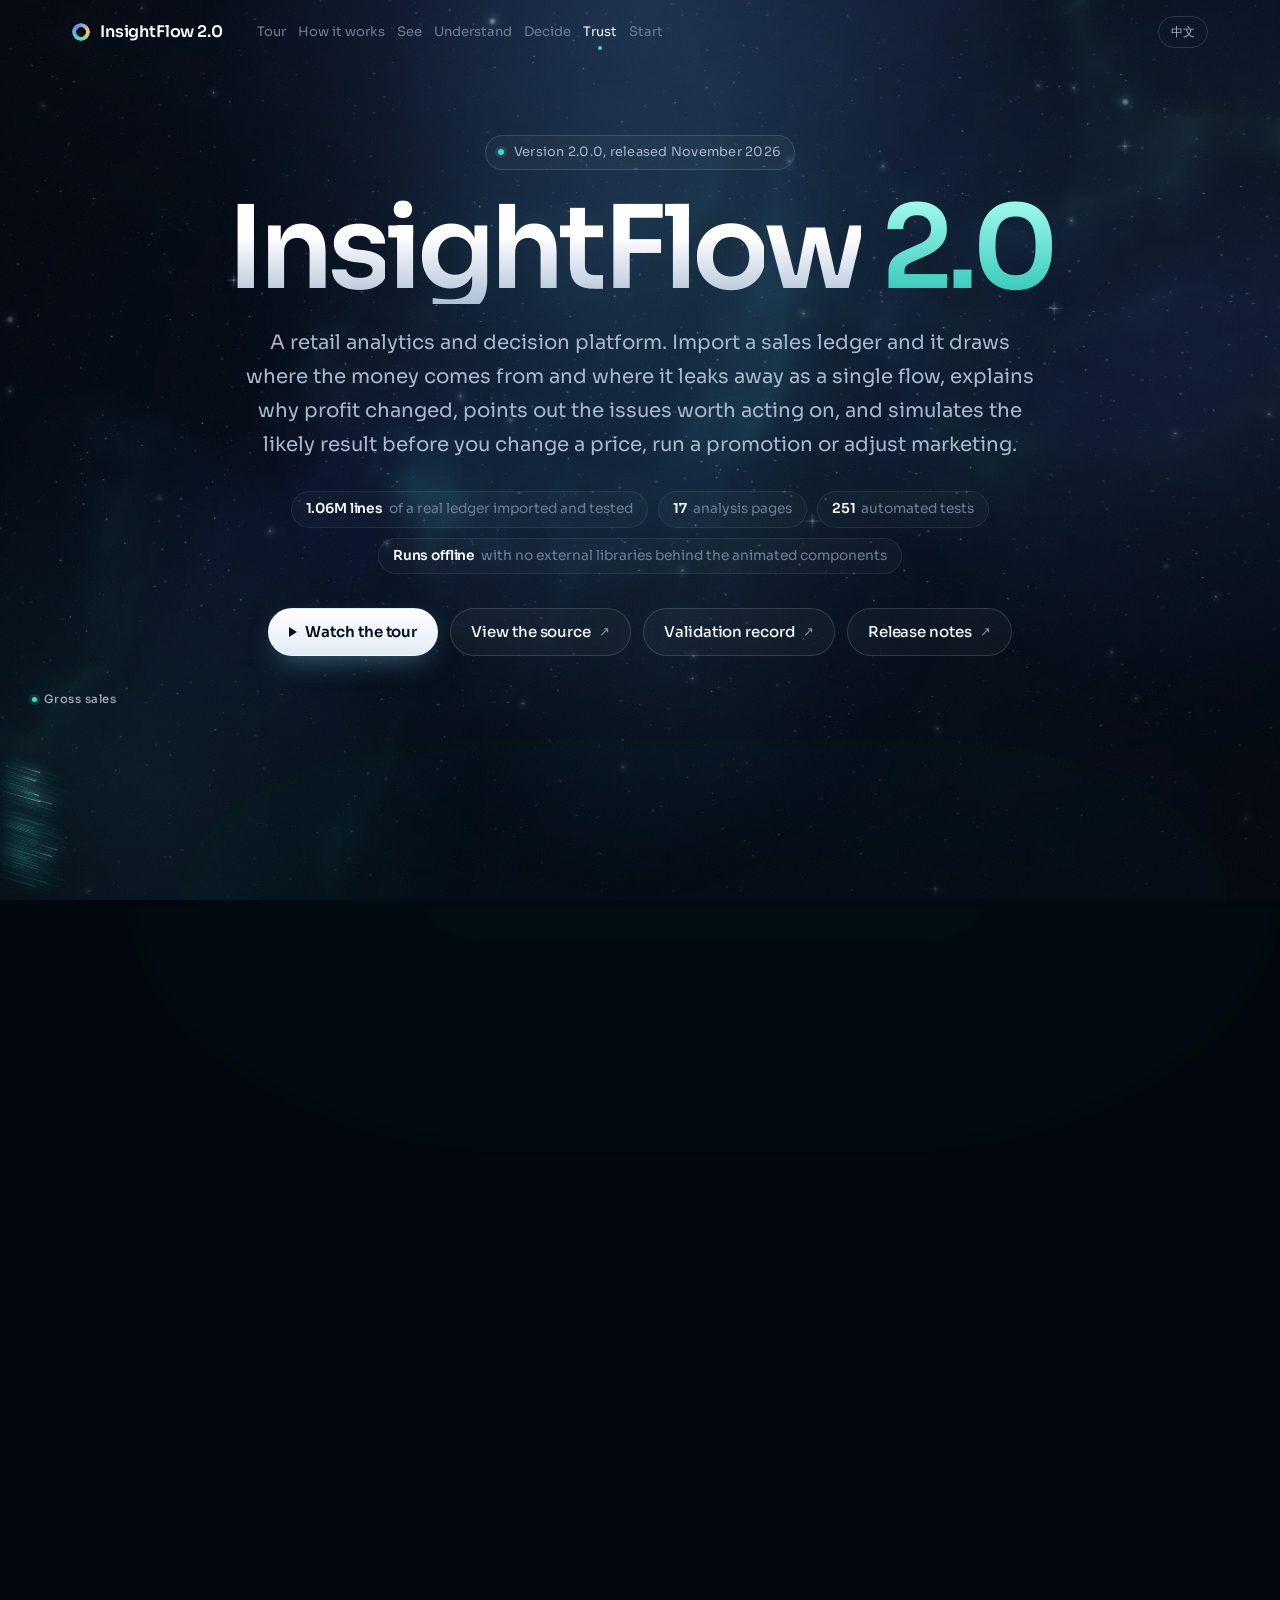
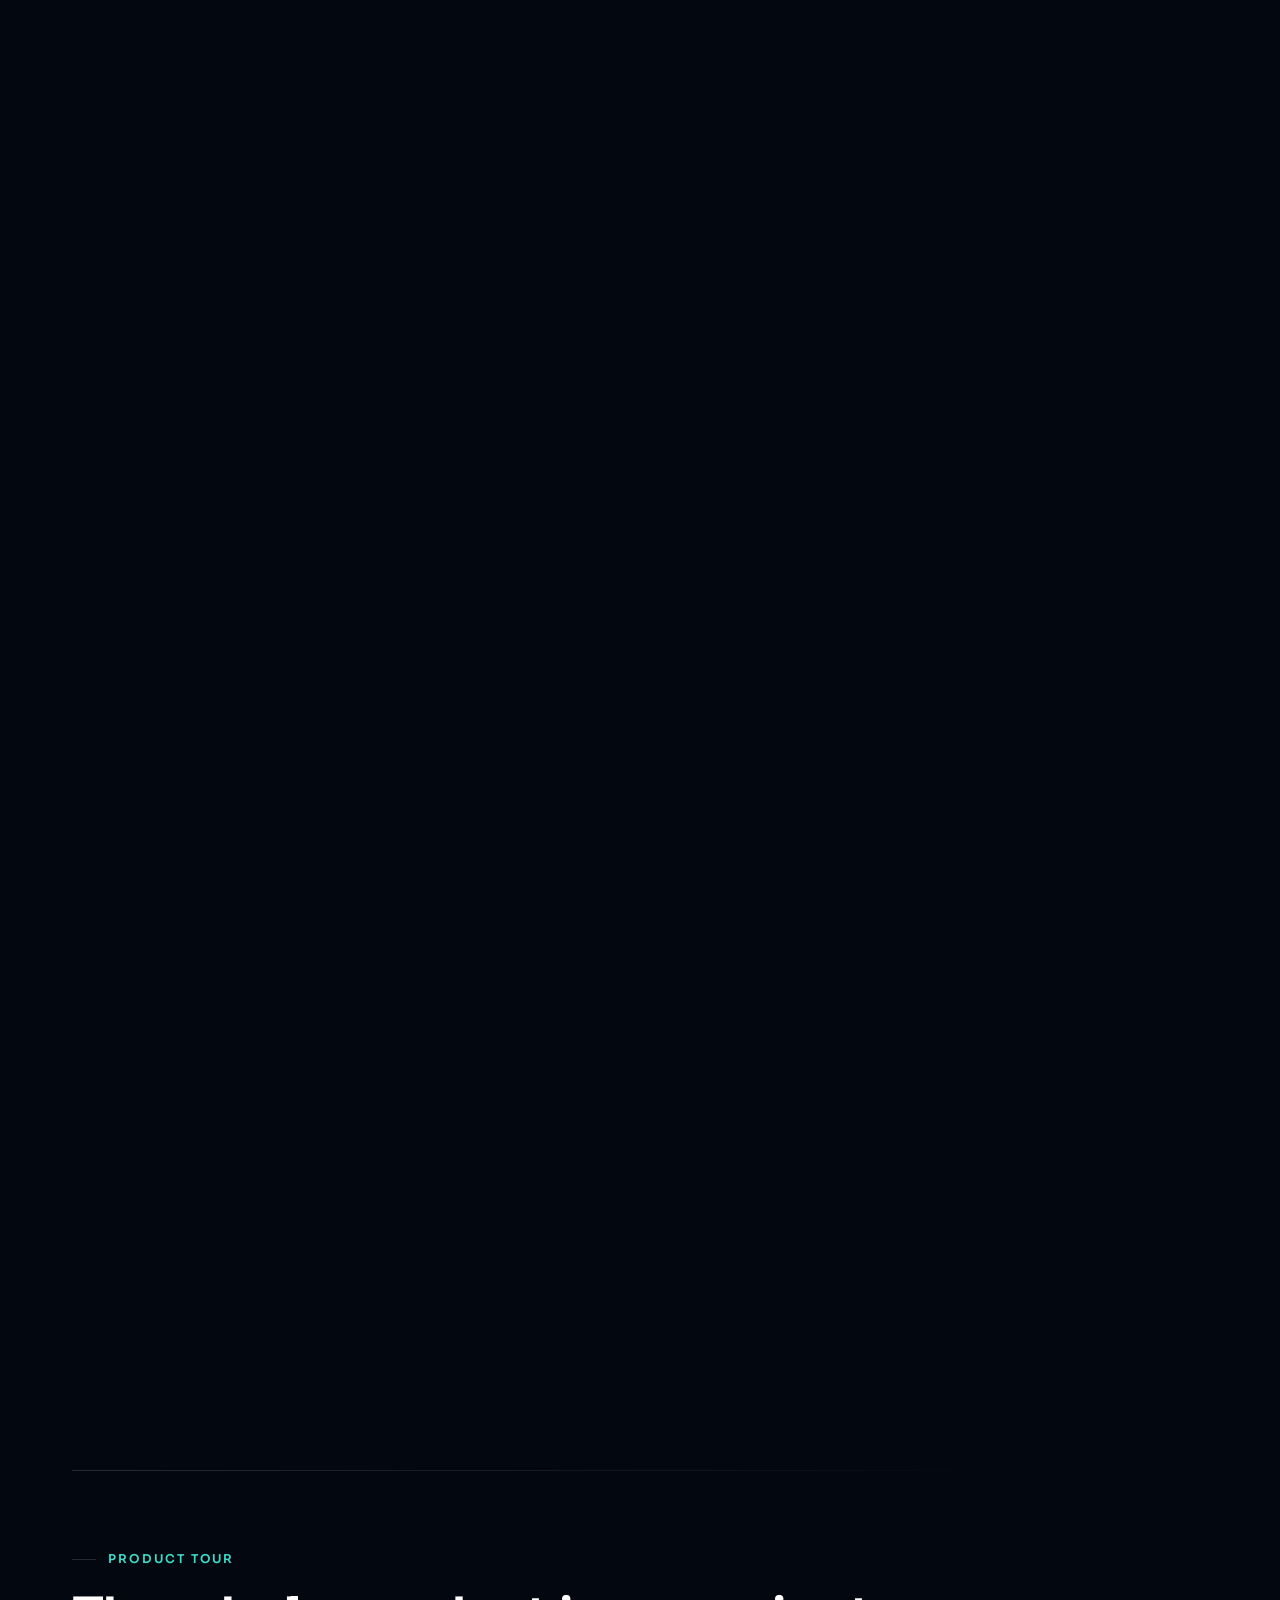
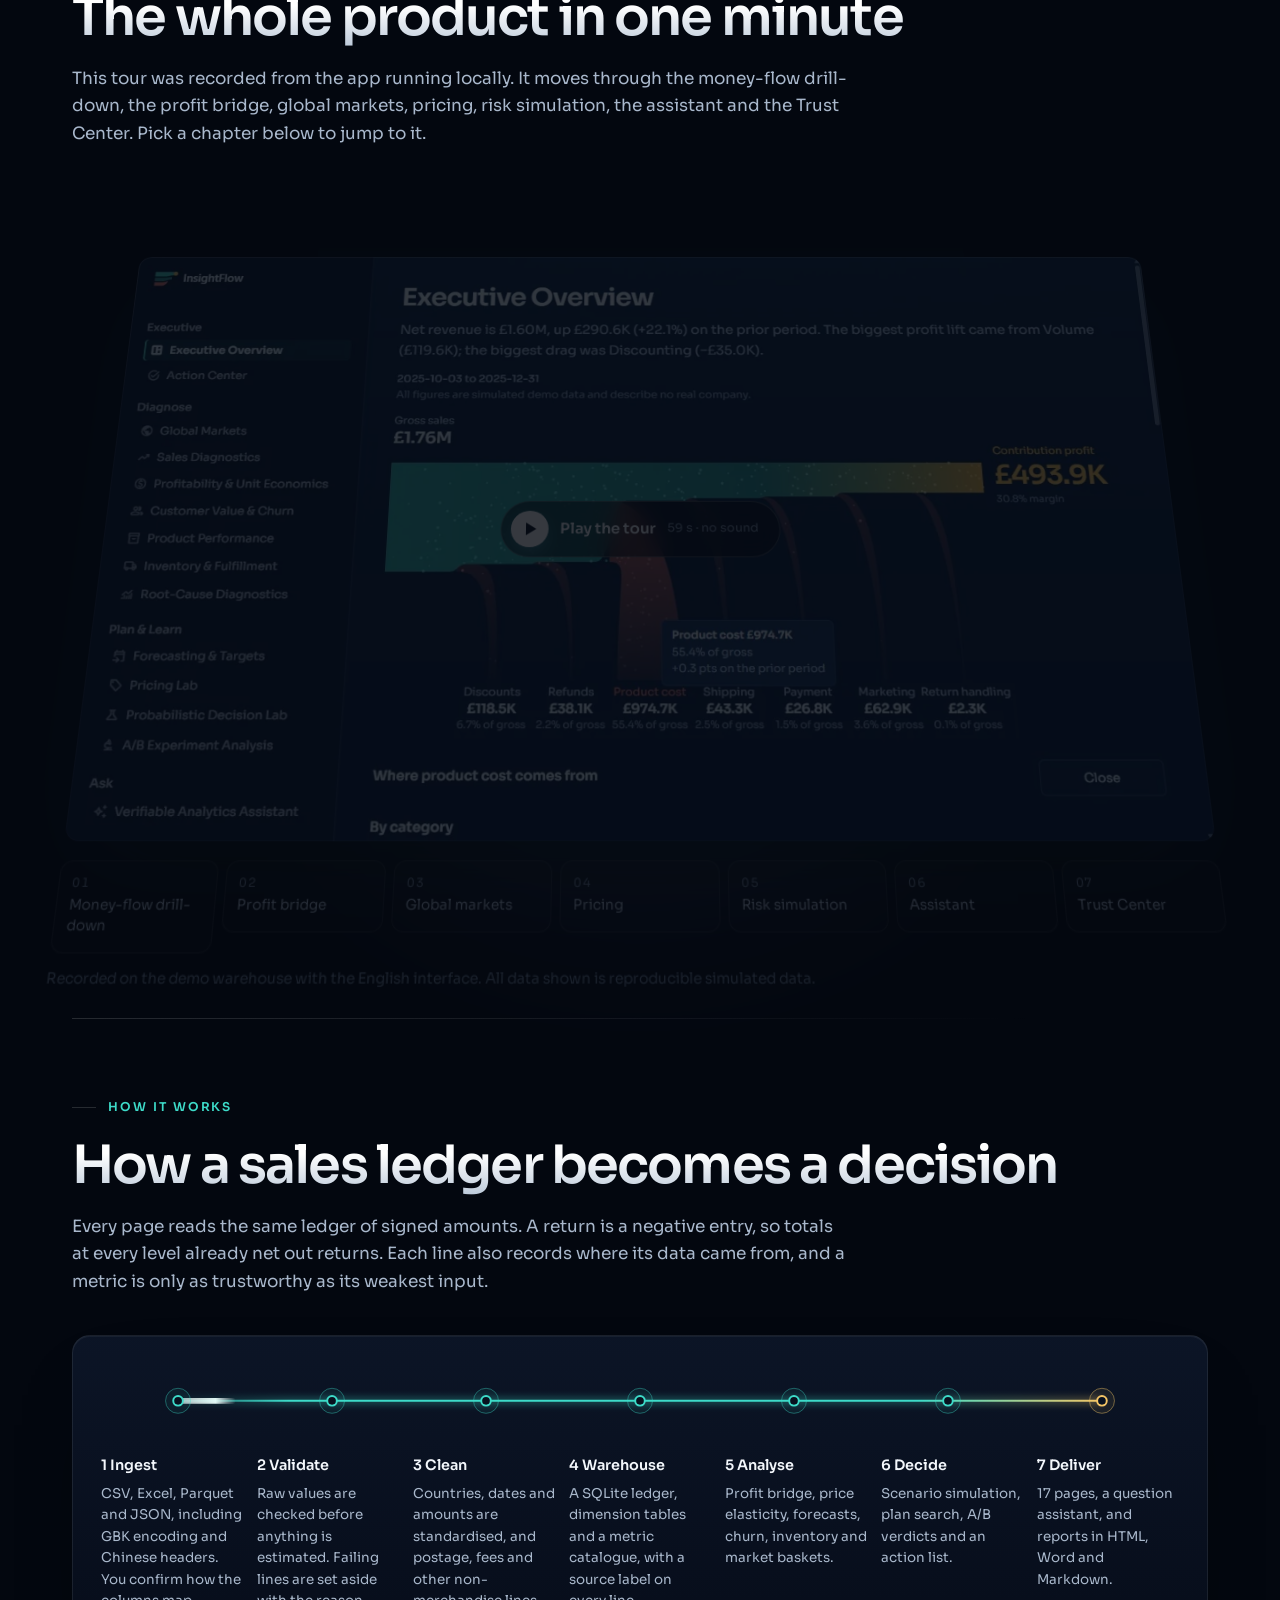
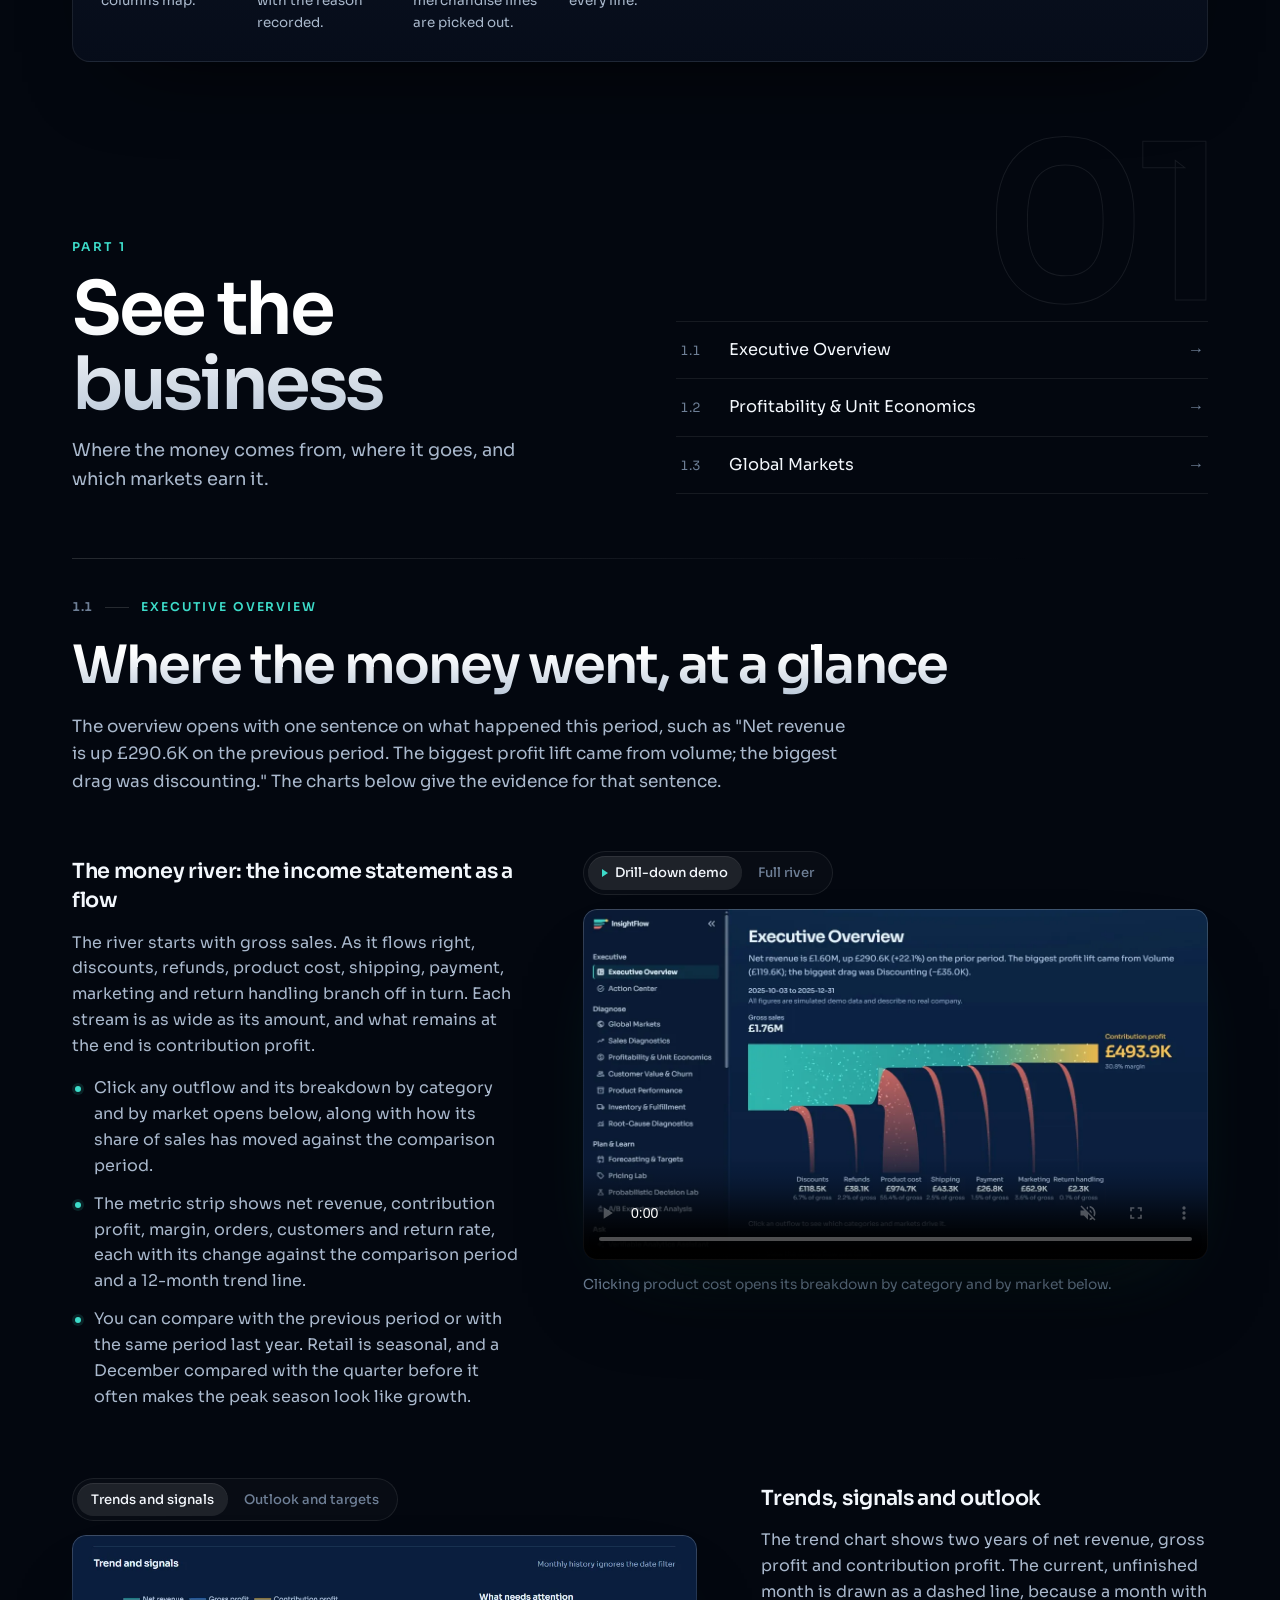
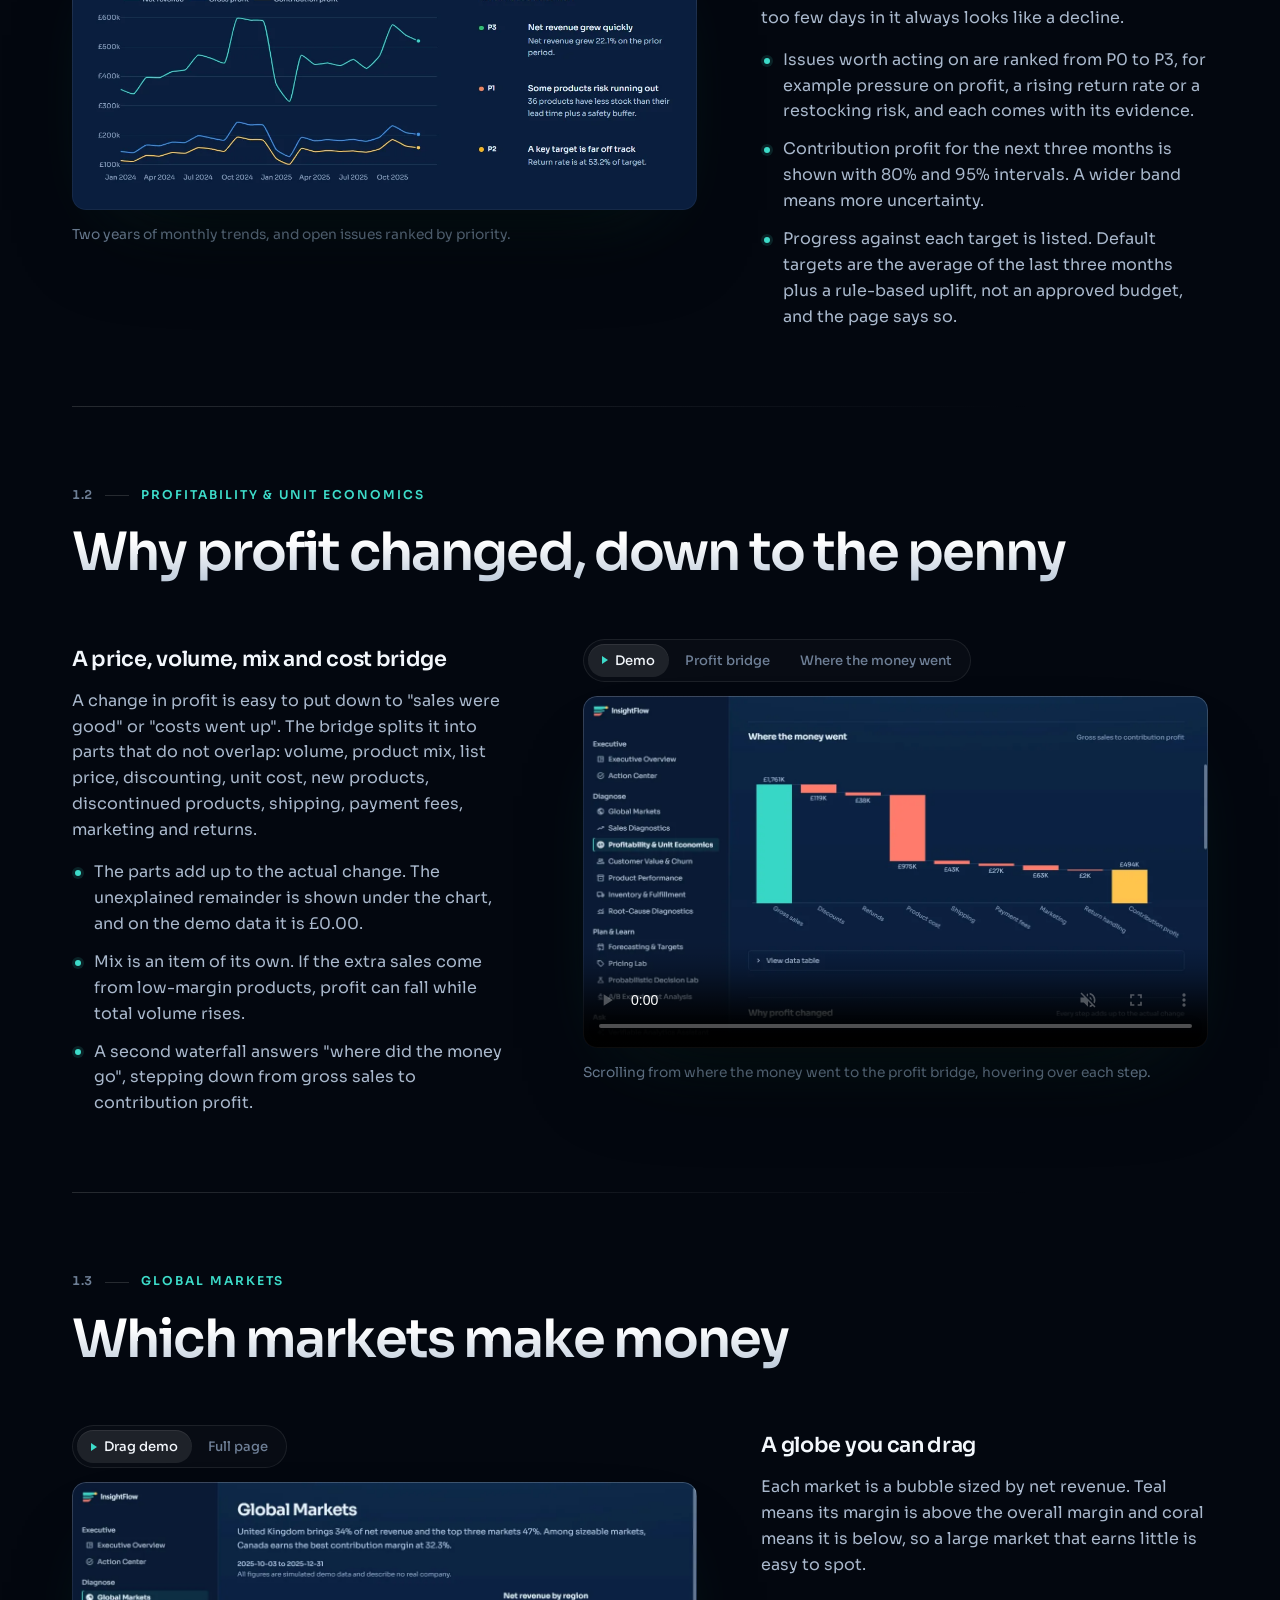
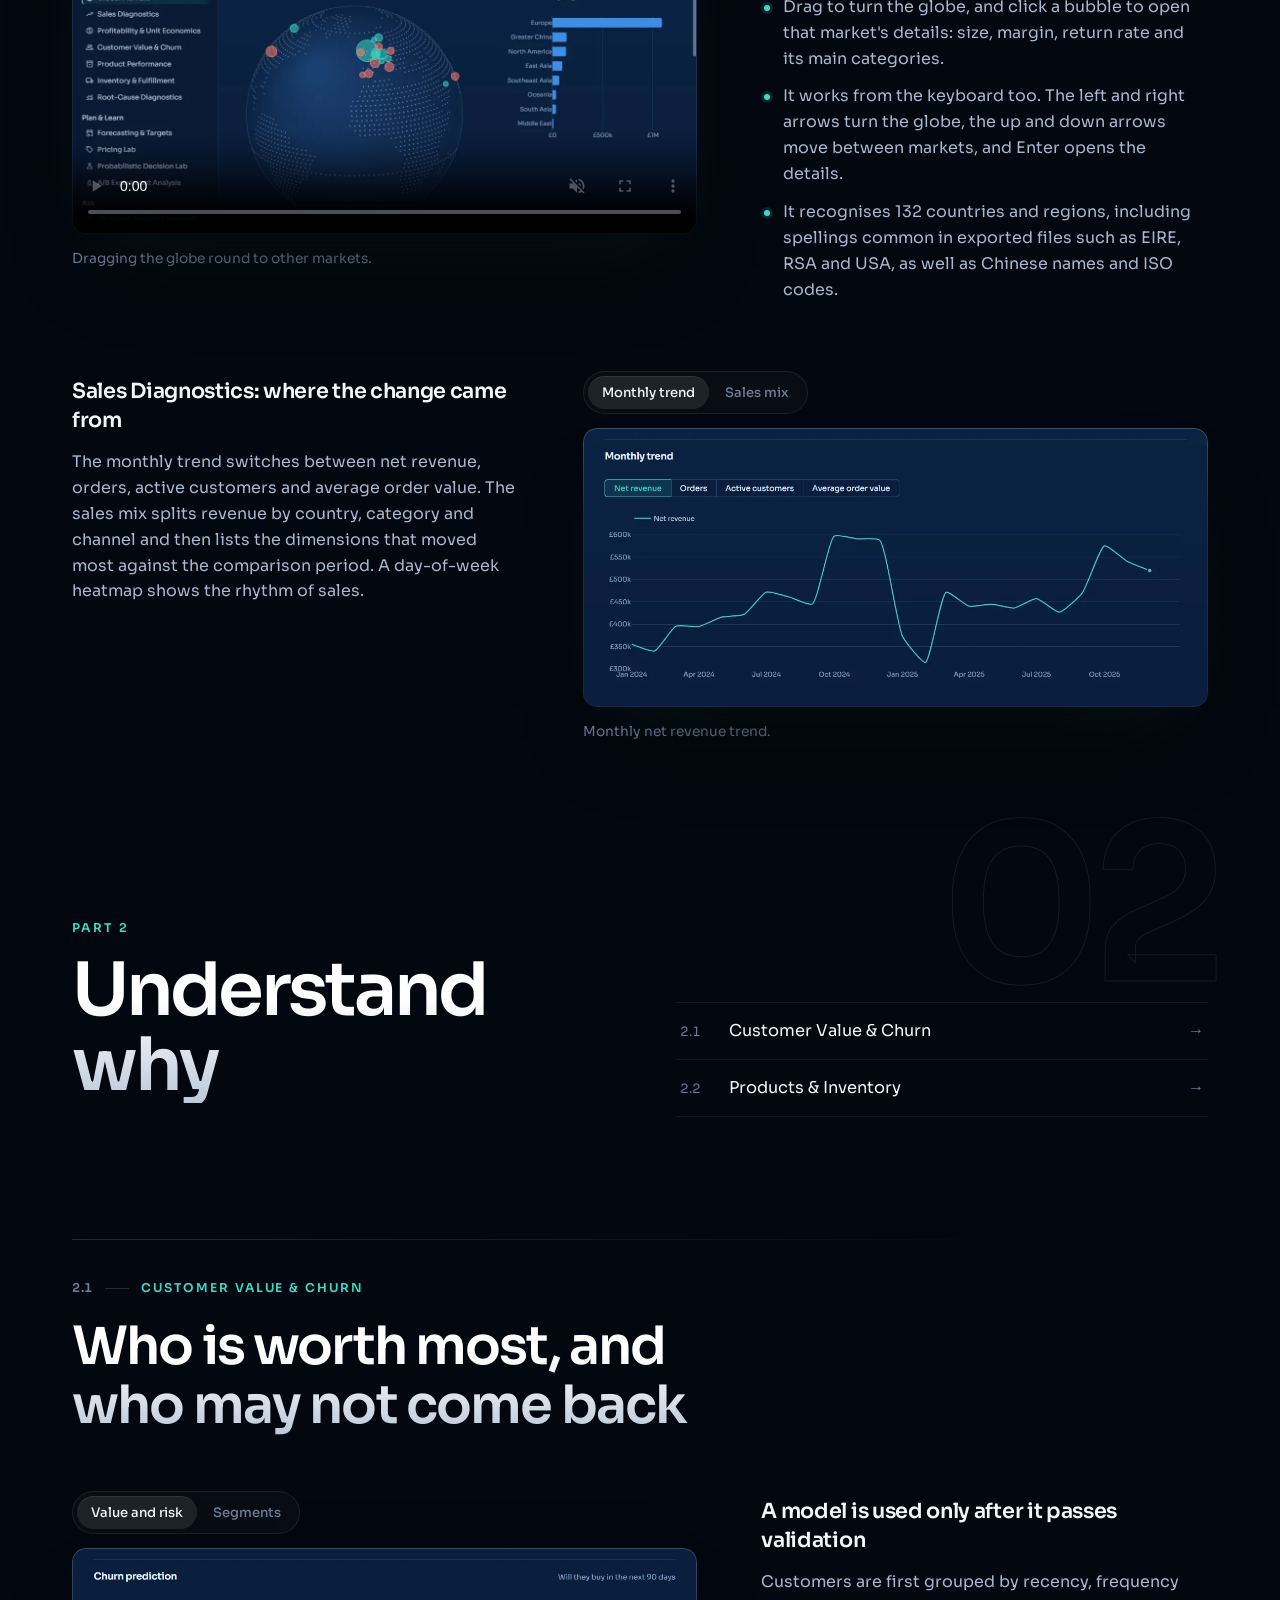
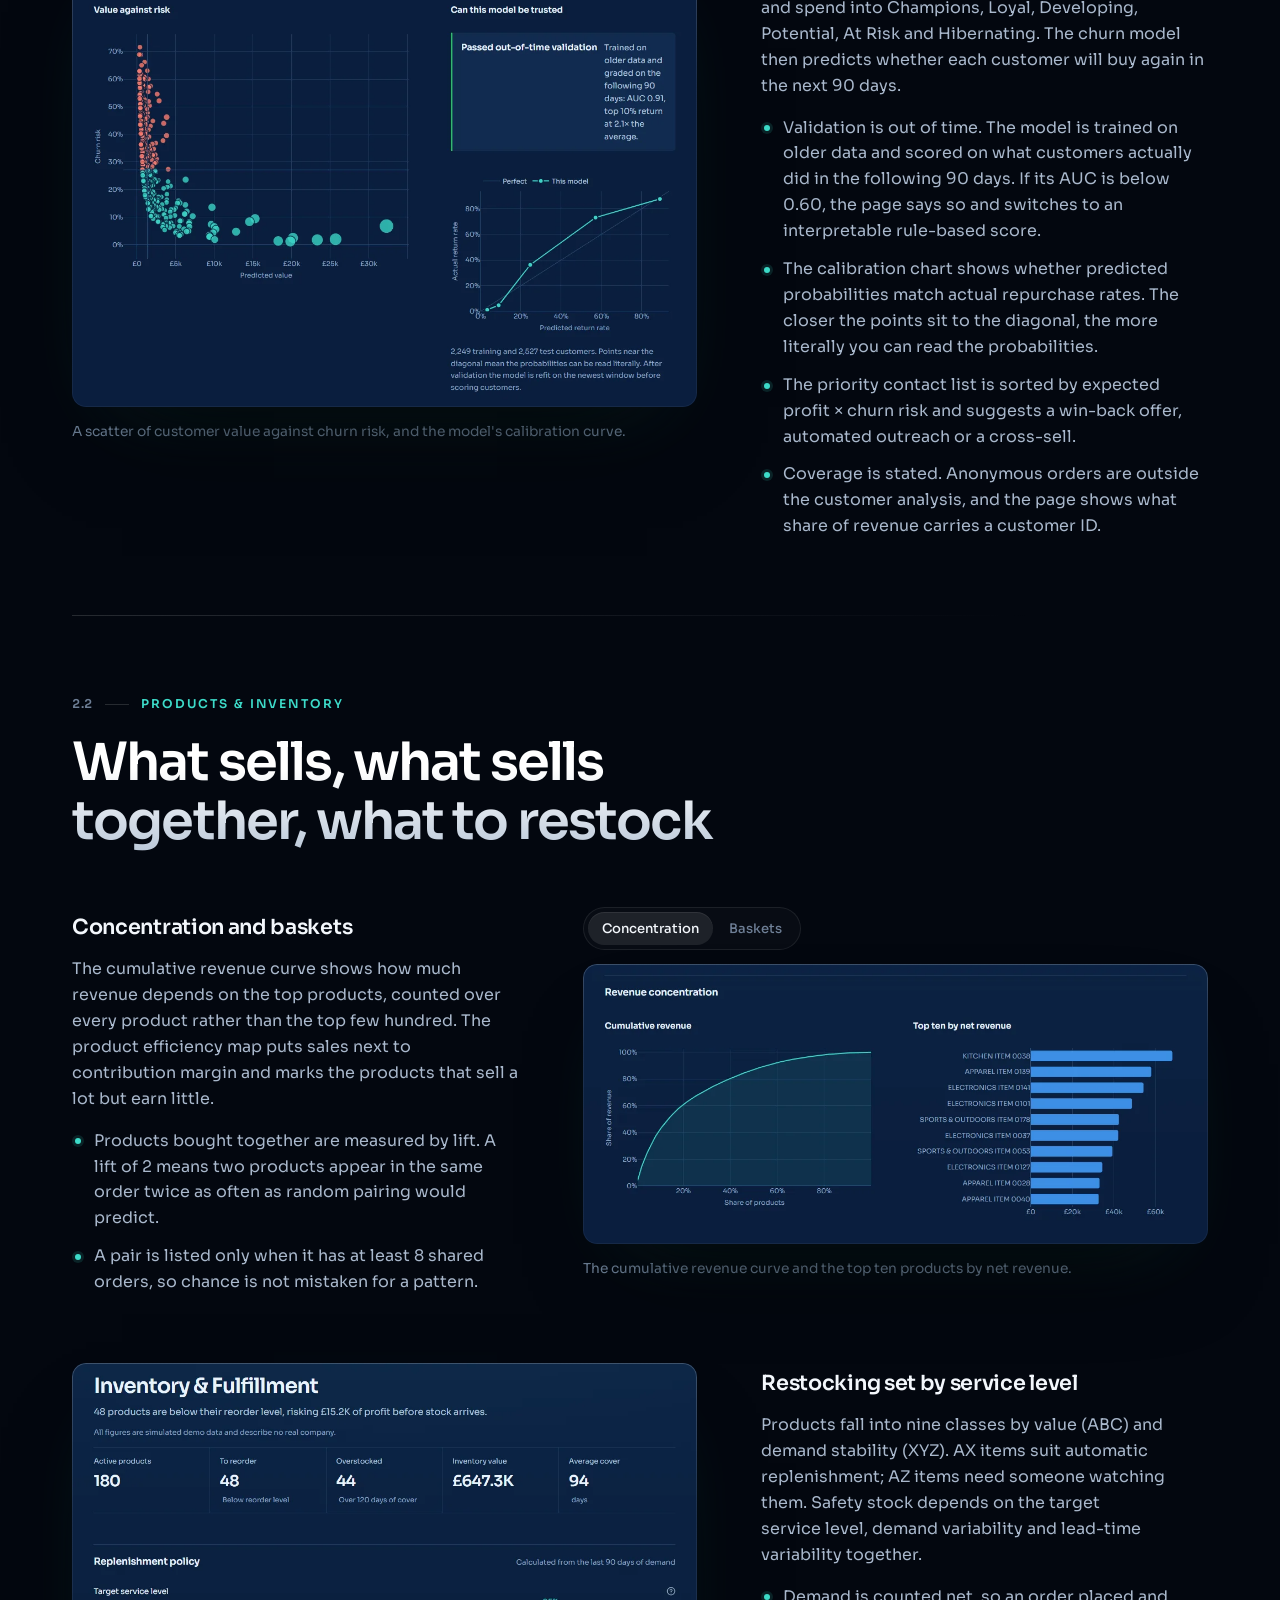
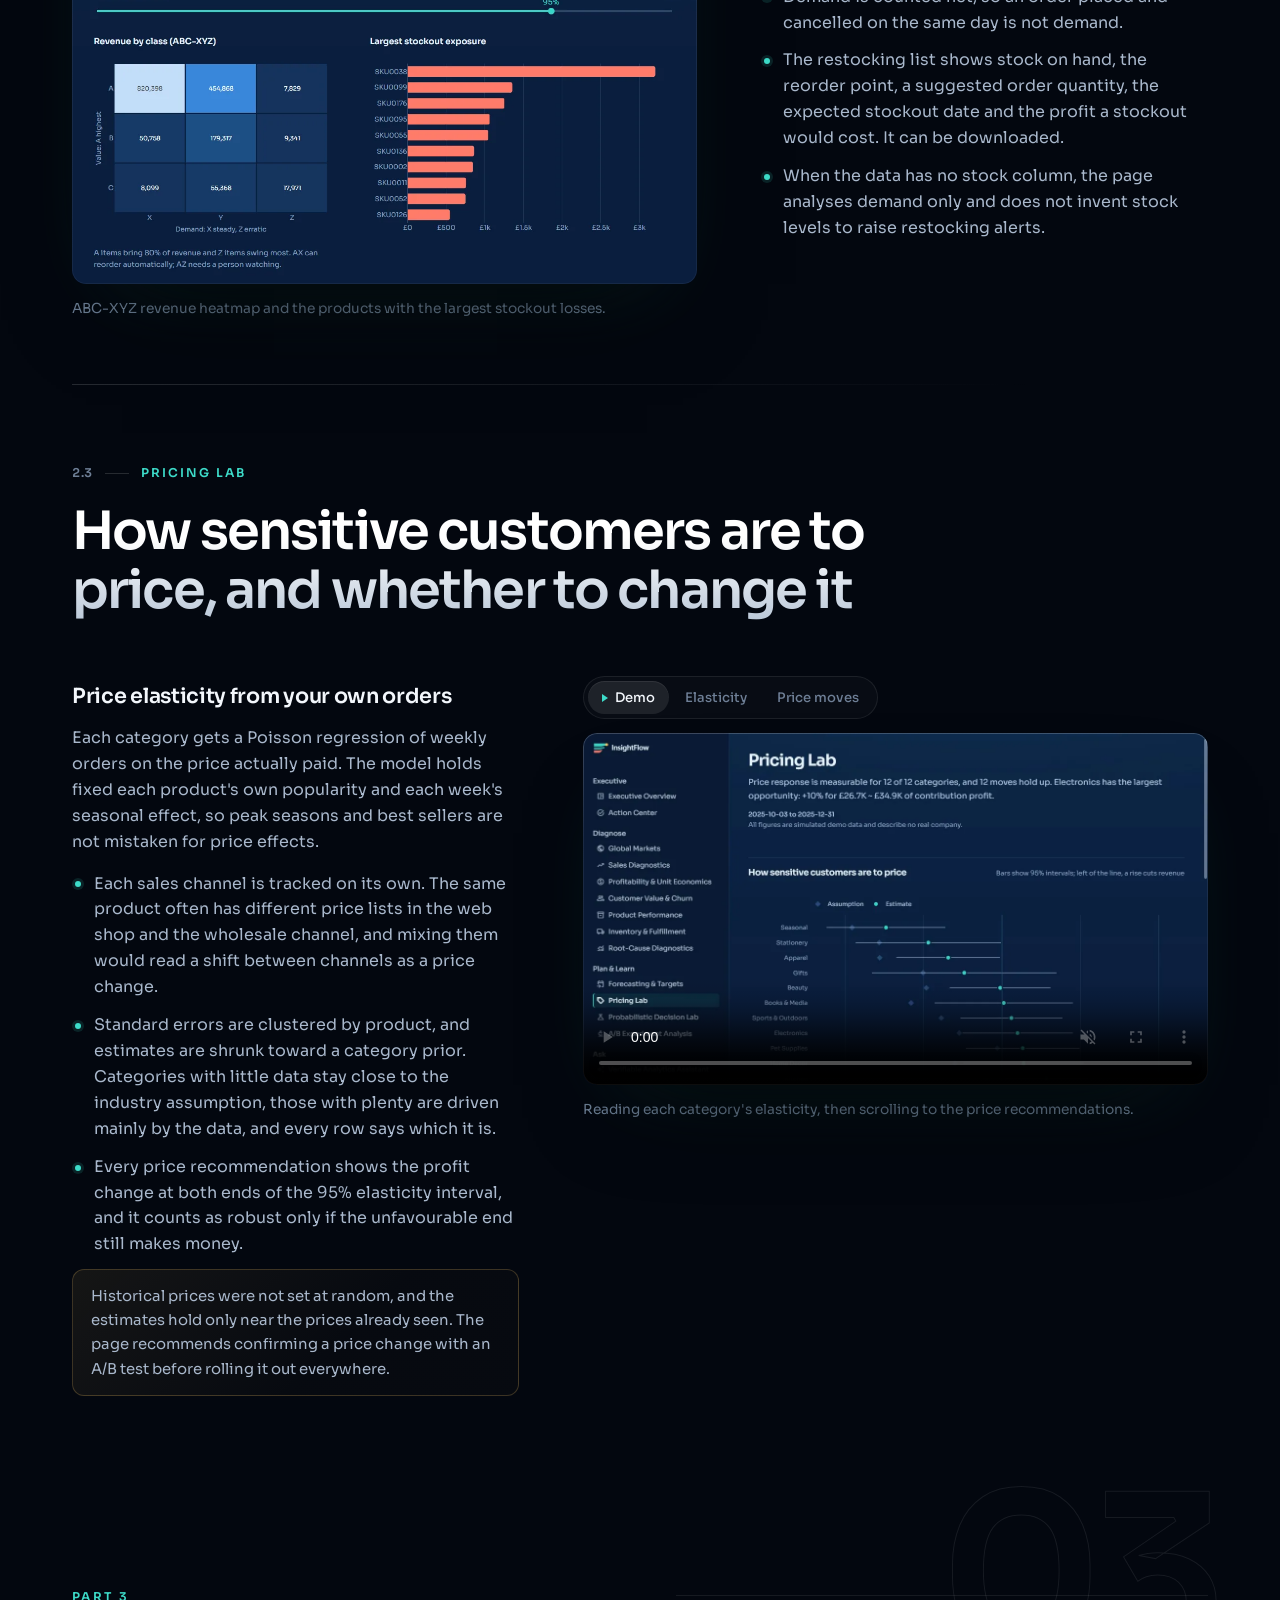
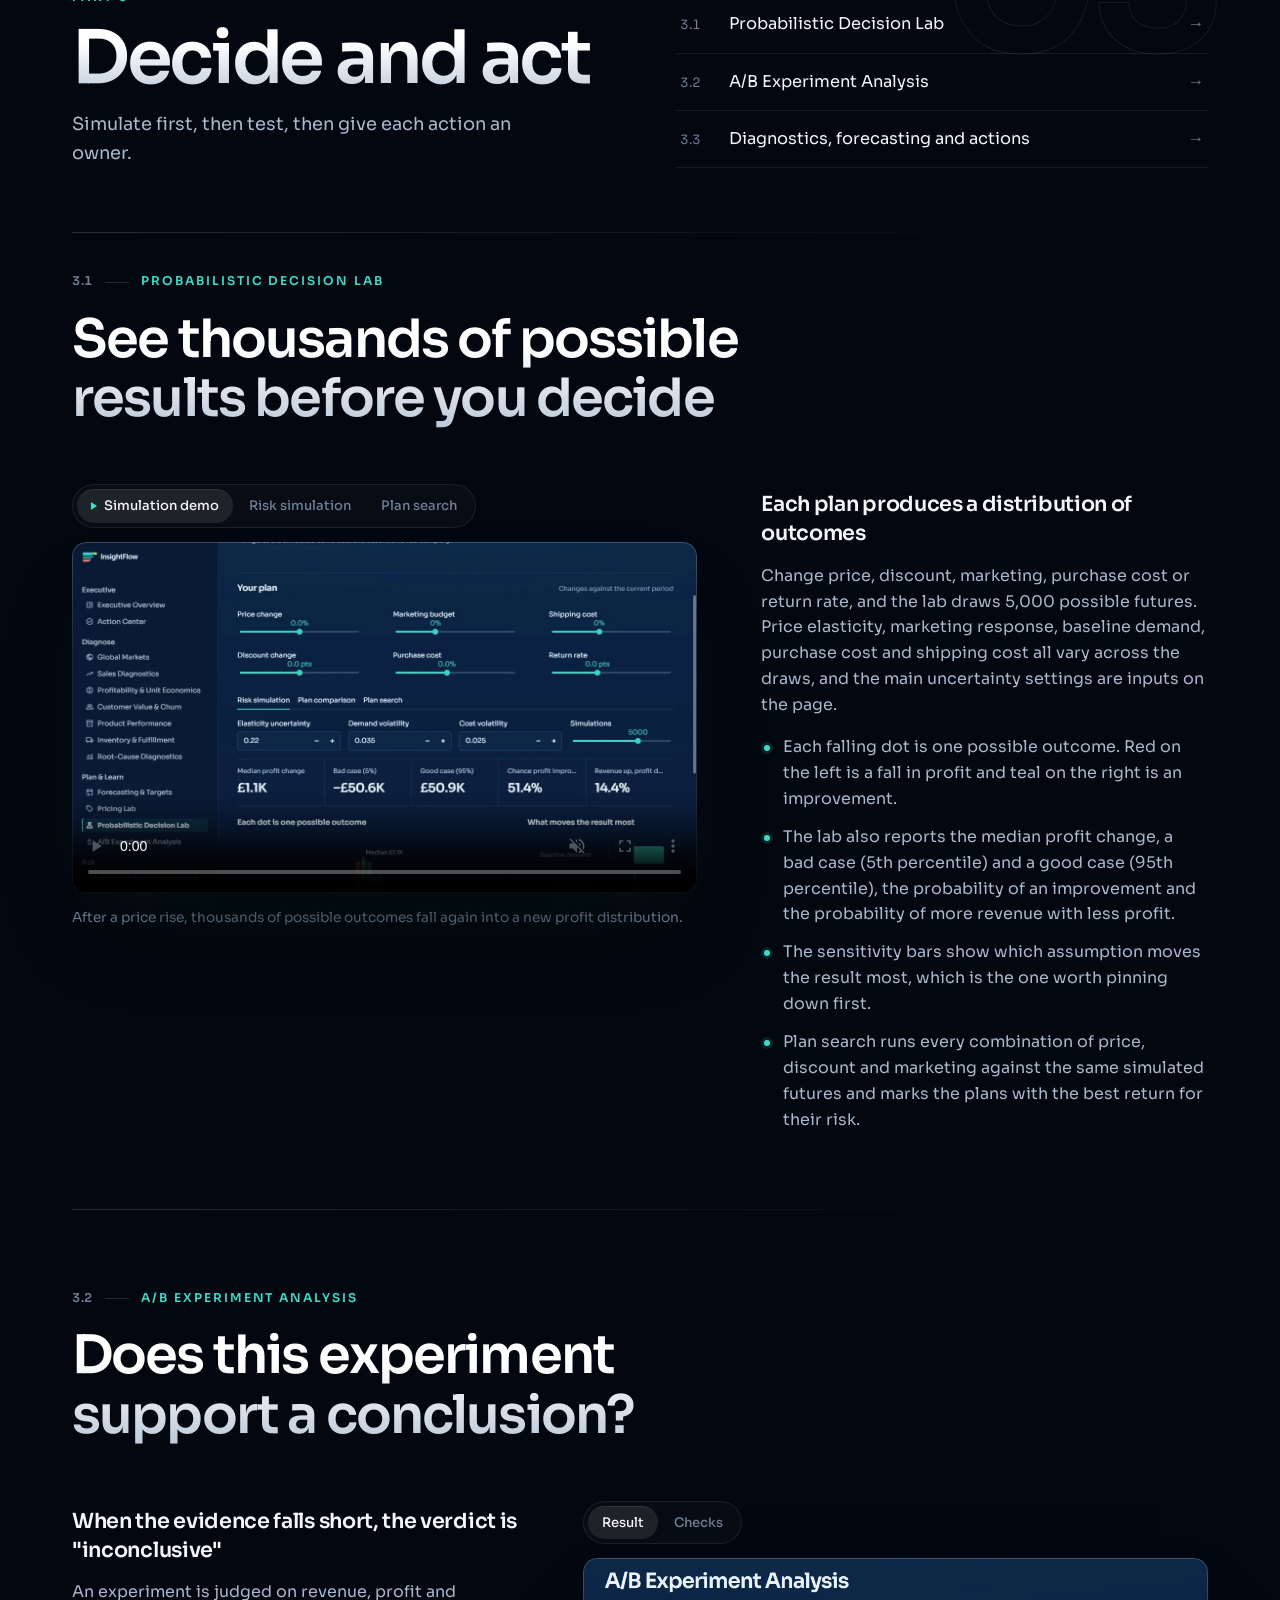
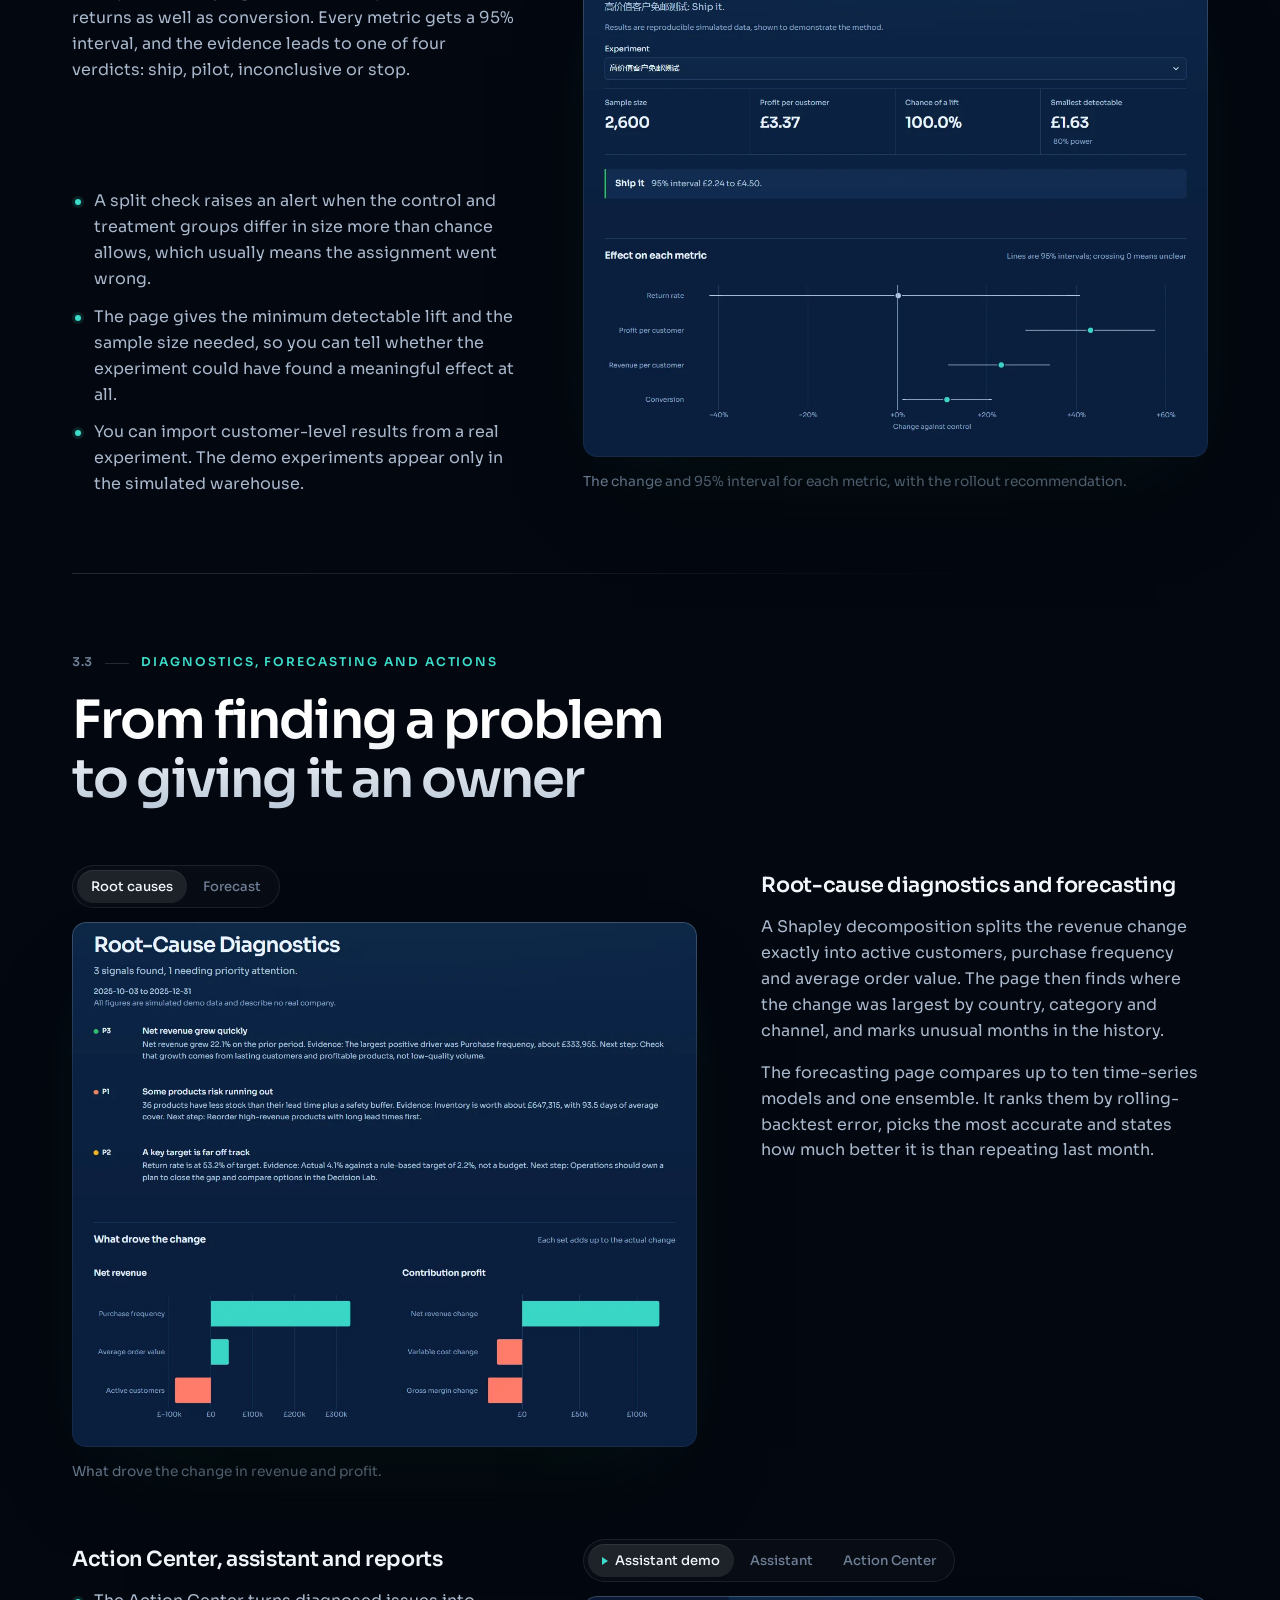
<file: docs/en/index.html>
<!doctype html>
<html lang="en">
<head>
<meta charset="utf-8">
<meta name="viewport" content="width=device-width, initial-scale=1">
<title>InsightFlow 2.0</title>
<meta name="description" content="InsightFlow is a retail analytics and decision platform. It turns transaction data into a money flow you can see, explains why profit changed and simulates a decision before you make it. Import, reconciliation and every page have been tested on a real public ledger of 1.06 million lines.">
<link rel="alternate" hreflang="zh-CN" href="../">
<meta name="theme-color" content="#030914">
<link rel="preload" href="../assets/fonts/sora-latin-wght-normal.woff2" as="font" type="font/woff2" crossorigin>
<link rel="stylesheet" href="../assets/site/showcase.css">
<script>document.documentElement.className += ' js';</script>
<script src="../assets/site/showcase.js" defer></script>
</head>
<body>
<div class="backdrop" aria-hidden="true">
  <div class="backdrop-nebula"></div>
  <div class="backdrop-aurora a1"></div>
  <div class="backdrop-aurora a2"></div>
  <div class="backdrop-grain"></div>
</div>
<nav class="toc is-top" aria-label="Page contents">
  <div class="wrap">
    <b>InsightFlow 2.0</b>
    <div class="links">
      <a href="#tour">Tour</a>
      <a href="#pipeline">How it works</a>
      <a href="#part-see">See</a>
      <a href="#part-understand">Understand</a>
      <a href="#part-decide">Decide</a>
      <a href="#part-trust">Trust</a>
      <a href="#start">Start</a>
    </div>
    <a class="lang" href="../" hreflang="zh-CN" lang="zh-CN">中文</a>
  </div>
</nav>

<div class="hero-stage">
  <canvas class="hero-canvas" aria-hidden="true" data-labels="Gross sales|Discounts|Refunds|Product cost|Shipping|Payment|Marketing|Return handling|Contribution profit"></canvas>
  <div class="river-tags" aria-hidden="true"></div>
  <div class="wrap">
    <header class="hero">
      <p class="version">Version 2.0.0, released November 2026</p>
      <h1>InsightFlow <span>2.0</span></h1>
      <p class="lede">A retail analytics and decision platform. Import a sales ledger and it draws where the money comes from and where it leaks away as a single flow, explains why profit changed, points out the issues worth acting on, and simulates the likely result before you change a price, run a promotion or adjust marketing.</p>
      <ul class="facts">
        <li><b>1.06M lines</b> of a real ledger imported and tested</li>
        <li><b>17</b> analysis pages</li>
        <li><b>251</b> automated tests</li>
        <li><b>Runs offline</b> with no external libraries behind the animated components</li>
      </ul>
      <div class="actions">
        <a class="button primary" href="#tour">Watch the tour</a>
        <a class="button" href="https://github.com/zhao-yushen/InsightFlow-Analytics">View the source</a>
        <a class="button" href="https://github.com/zhao-yushen/InsightFlow-Analytics/blob/main/docs/validation.md">Validation record</a>
        <a class="button" href="https://github.com/zhao-yushen/InsightFlow-Analytics/releases/tag/v2.0.0">Release notes</a>
      </div>
    </header>
  </div>
</div>

<div class="wrap">
  <section id="tour" class="tour" aria-labelledby="tour-title">
    <p class="chapter">Product tour</p>
    <h2 id="tour-title">The whole product in one minute</h2>
    <p class="section-lede">This tour was recorded from the app running locally. It moves through the money-flow drill-down, the profit bridge, global markets, pricing, risk simulation, the assistant and the Trust Center. Pick a chapter below to jump to it.</p>
    <figure class="film hero-shot" data-film>
      <div class="shot film-frame">
        <video class="film-video" width="1280" height="720" preload="none" playsinline controls poster="../assets/video/en/tour.webp" aria-label="InsightFlow product tour, about 59 seconds, no sound">
          <source src="../assets/video/en/tour.mp4" type="video/mp4">
        </video>
        <button class="film-play" type="button" hidden><span class="film-icon" aria-hidden="true"></span><span>Play the tour</span><small>59 s · no sound</small></button>
        <p class="film-caption" aria-hidden="true"></p>
      </div>
      <ol class="film-chapters">
        <li><button type="button" data-at="0" data-note="Click product cost to open its breakdown by category and market"><span>01</span>Money-flow drill-down</button></li>
        <li><button type="button" data-at="8.3" data-note="Scroll from where the money went to the profit bridge"><span>02</span>Profit bridge</button></li>
        <li><button type="button" data-at="14.7" data-note="Drag the globe to compare market size and margin"><span>03</span>Global markets</button></li>
        <li><button type="button" data-at="24.8" data-note="Read each category's elasticity, then the suggested price moves"><span>04</span>Pricing</button></li>
        <li><button type="button" data-at="31.3" data-note="Raise the price and thousands of outcomes fall again"><span>05</span>Risk simulation</button></li>
        <li><button type="button" data-at="41.9" data-note="Ask in plain language; answers come with data and method"><span>06</span>Assistant</button></li>
        <li><button type="button" data-at="50.9" data-note="Check the quality dimensions, then open Lines held back"><span>07</span>Trust Center</button></li>
      </ol>
      <figcaption>Recorded on the demo warehouse with the English interface. All data shown is reproducible simulated data.</figcaption>
    </figure>
  </section>

  <section id="pipeline" aria-labelledby="pipeline-title">
    <p class="chapter">How it works</p>
    <h2 id="pipeline-title">How a sales ledger becomes a decision</h2>
    <p class="section-lede">Every page reads the same ledger of signed amounts. A return is a negative entry, so totals at every level already net out returns. Each line also records where its data came from, and a metric is only as trustworthy as its weakest input.</p>
    <div class="pipeline">
      <svg viewBox="0 0 1120 64" role="img" aria-label="Data flow: ingest, validate, clean, warehouse, analyse, decide, deliver">
        <defs>
          <linearGradient id="beam" x1="0" x2="1" y1="0" y2="0">
            <stop offset="0" stop-color="#3DDBC9" stop-opacity=".25"/>
            <stop offset=".12" stop-color="#3DDBC9"/>
            <stop offset=".8" stop-color="#3DDBC9"/>
            <stop offset="1" stop-color="#F4C566"/>
          </linearGradient>
          <linearGradient id="pulse-light" x1="0" x2="1" y1="0" y2="0">
            <stop offset="0" stop-color="#FFFFFF" stop-opacity="0"/>
            <stop offset=".85" stop-color="#E9FFFC" stop-opacity=".95"/>
            <stop offset="1" stop-color="#FFFFFF" stop-opacity="0"/>
          </linearGradient>
          <clipPath id="beam-clip"><rect x="80" y="26" width="960" height="12"/></clipPath>
        </defs>
        <rect class="beam-glow" x="80" y="28" width="960" height="8" rx="4" fill="url(#beam)"/>
        <rect class="beam" x="80" y="31" width="960" height="2" rx="1" fill="url(#beam)"/>
        <g class="pulse" clip-path="url(#beam-clip)"><rect x="0" y="29" width="140" height="6" rx="3" fill="url(#pulse-light)"/></g>
        <g class="node" style="--n:0"><circle class="halo" cx="80" cy="32" r="13"/><circle class="core" cx="80" cy="32" r="5"/></g>
        <g class="node" style="--n:1"><circle class="halo" cx="240" cy="32" r="13"/><circle class="core" cx="240" cy="32" r="5"/></g>
        <g class="node" style="--n:2"><circle class="halo" cx="400" cy="32" r="13"/><circle class="core" cx="400" cy="32" r="5"/></g>
        <g class="node" style="--n:3"><circle class="halo" cx="560" cy="32" r="13"/><circle class="core" cx="560" cy="32" r="5"/></g>
        <g class="node" style="--n:4"><circle class="halo" cx="720" cy="32" r="13"/><circle class="core" cx="720" cy="32" r="5"/></g>
        <g class="node" style="--n:5"><circle class="halo" cx="880" cy="32" r="13"/><circle class="core" cx="880" cy="32" r="5"/></g>
        <g class="node end" style="--n:6"><circle class="halo" cx="1040" cy="32" r="13"/><circle class="core" cx="1040" cy="32" r="5"/></g>
      </svg>
      <div class="stages">
        <div><b>1 Ingest</b>CSV, Excel, Parquet and JSON, including GBK encoding and Chinese headers. You confirm how the columns map.</div>
        <div><b>2 Validate</b>Raw values are checked before anything is estimated. Failing lines are set aside with the reason recorded.</div>
        <div><b>3 Clean</b>Countries, dates and amounts are standardised, and postage, fees and other non-merchandise lines are picked out.</div>
        <div><b>4 Warehouse</b>A SQLite ledger, dimension tables and a metric catalogue, with a source label on every line.</div>
        <div><b>5 Analyse</b>Profit bridge, price elasticity, forecasts, churn, inventory and market baskets.</div>
        <div><b>6 Decide</b>Scenario simulation, plan search, A/B verdicts and an action list.</div>
        <div><b>7 Deliver</b>17 pages, a question assistant, and reports in HTML, Word and Markdown.</div>
      </div>
    </div>
  </section>

  <div class="part" id="part-see">
    <header class="part-head">
      <p class="part-index">Part 1</p>
      <h2 class="part-title">See the business</h2>
      <p class="part-lede">Where the money comes from, where it goes, and which markets earn it.</p>
      <ol class="part-map">
        <li><a href="#overview"><span>1.1</span>Executive Overview</a></li>
        <li><a href="#profit"><span>1.2</span>Profitability &amp; Unit Economics</a></li>
        <li><a href="#markets"><span>1.3</span>Global Markets</a></li>
      </ol>
    </header>

    <section id="overview" aria-labelledby="overview-title">
      <p class="chapter">Executive Overview</p>
      <h2 id="overview-title">Where the money went, at a glance</h2>
      <p class="section-lede">The overview opens with one sentence on what happened this period, such as "Net revenue is up £290.6K on the previous period. The biggest profit lift came from volume; the biggest drag was discounting." The charts below give the evidence for that sentence.</p>

      <div class="feature">
        <div class="feature-text">
          <h3>The money river: the income statement as a flow</h3>
          <p>The river starts with gross sales. As it flows right, discounts, refunds, product cost, shipping, payment, marketing and return handling branch off in turn. Each stream is as wide as its amount, and what remains at the end is contribution profit.</p>
          <ul class="points">
            <li>Click any outflow and its breakdown by category and by market opens below, along with how its share of sales has moved against the comparison period.</li>
            <li>The metric strip shows net revenue, contribution profit, margin, orders, customers and return rate, each with its change against the comparison period and a 12-month trend line.</li>
            <li>You can compare with the previous period or with the same period last year. Retail is seasonal, and a December compared with the quarter before it often makes the peak season look like growth.</li>
          </ul>
        </div>
        <div class="viewer" data-viewer>
          <figure class="panel" data-tab="Drill-down demo" data-kind="video">
            <div class="shot"><video class="clip" width="1280" height="720" muted loop playsinline preload="none" controls poster="../assets/video/en/clip-overview.webp" aria-label="Drill-down demo: clicking product cost opens its breakdown by category and by market"><source src="../assets/video/en/clip-overview.mp4" type="video/mp4"></video></div>
            <figcaption>Clicking product cost opens its breakdown by category and by market below.</figcaption>
          </figure>
          <figure class="panel" data-tab="Full river">
            <div class="shot"><img src="../assets/showcase/en/overview-river.webp" width="1132" height="950" loading="lazy" alt="Executive Overview page: the one-sentence summary and the money river"></div>
            <figcaption>The width of the river is the amount; what reaches the right edge is contribution profit.</figcaption>
          </figure>
        </div>
      </div>

      <div class="feature reverse">
        <div class="feature-text">
          <h3>Trends, signals and outlook</h3>
          <p>The trend chart shows two years of net revenue, gross profit and contribution profit. The current, unfinished month is drawn as a dashed line, because a month with too few days in it always looks like a decline.</p>
          <ul class="points">
            <li>Issues worth acting on are ranked from P0 to P3, for example pressure on profit, a rising return rate or a restocking risk, and each comes with its evidence.</li>
            <li>Contribution profit for the next three months is shown with 80% and 95% intervals. A wider band means more uncertainty.</li>
            <li>Progress against each target is listed. Default targets are the average of the last three months plus a rule-based uplift, not an approved budget, and the page says so.</li>
          </ul>
        </div>
        <div class="viewer" data-viewer>
          <figure class="panel" data-tab="Trends and signals">
            <div class="shot"><img src="../assets/showcase/en/overview-signals.webp" width="1132" height="497" loading="lazy" alt="Trends and signals: monthly trend lines and open issues ranked by priority"></div>
            <figcaption>Two years of monthly trends, and open issues ranked by priority.</figcaption>
          </figure>
          <figure class="panel" data-tab="Outlook and targets">
            <div class="shot"><img src="../assets/showcase/en/overview-outlook.webp" width="1132" height="614" loading="lazy" alt="Outlook and targets: a fan chart of forecast contribution profit and this month's progress against targets"></div>
            <figcaption>Contribution profit intervals for the next three months, and this month's progress against targets.</figcaption>
          </figure>
        </div>
      </div>
    </section>

    <section id="profit" aria-labelledby="profit-title">
      <p class="chapter">Profitability &amp; Unit Economics</p>
      <h2 id="profit-title">Why profit changed, down to the penny</h2>
      <div class="feature">
        <div class="feature-text">
          <h3>A price, volume, mix and cost bridge</h3>
          <p>A change in profit is easy to put down to "sales were good" or "costs went up". The bridge splits it into parts that do not overlap: volume, product mix, list price, discounting, unit cost, new products, discontinued products, shipping, payment fees, marketing and returns.</p>
          <ul class="points">
            <li>The parts add up to the actual change. The unexplained remainder is shown under the chart, and on the demo data it is £0.00.</li>
            <li>Mix is an item of its own. If the extra sales come from low-margin products, profit can fall while total volume rises.</li>
            <li>A second waterfall answers "where did the money go", stepping down from gross sales to contribution profit.</li>
          </ul>
        </div>
        <div class="viewer" data-viewer>
          <figure class="panel" data-tab="Demo" data-kind="video">
            <div class="shot"><video class="clip" width="1280" height="720" muted loop playsinline preload="none" controls poster="../assets/video/en/clip-profit.webp" aria-label="Profit page demo: scrolling from where the money went to the profit bridge"><source src="../assets/video/en/clip-profit.mp4" type="video/mp4"></video></div>
            <figcaption>Scrolling from where the money went to the profit bridge, hovering over each step.</figcaption>
          </figure>
          <figure class="panel" data-tab="Profit bridge">
            <div class="shot"><img src="../assets/showcase/en/profit-bridge.webp" width="1132" height="649" loading="lazy" alt="Profit bridge waterfall: from the comparison period's profit, through volume, product mix, discounting and the other changes, to this period's profit"></div>
            <figcaption>From the comparison period's profit to this period's; the steps add up to the actual change.</figcaption>
          </figure>
          <figure class="panel" data-tab="Where the money went">
            <div class="shot"><img src="../assets/showcase/en/profit-flow.webp" width="1132" height="573" loading="lazy" alt="Waterfall for this period from gross sales to contribution profit"></div>
            <figcaption>This period, stepping down from gross sales to contribution profit.</figcaption>
          </figure>
        </div>
      </div>
    </section>

    <section id="markets" aria-labelledby="markets-title">
      <p class="chapter">Global Markets</p>
      <h2 id="markets-title">Which markets make money</h2>
      <div class="feature reverse">
        <div class="feature-text">
          <h3>A globe you can drag</h3>
          <p>Each market is a bubble sized by net revenue. Teal means its margin is above the overall margin and coral means it is below, so a large market that earns little is easy to spot.</p>
          <ul class="points">
            <li>Drag to turn the globe, and click a bubble to open that market's details: size, margin, return rate and its main categories.</li>
            <li>It works from the keyboard too. The left and right arrows turn the globe, the up and down arrows move between markets, and Enter opens the details.</li>
            <li>It recognises 132 countries and regions, including spellings common in exported files such as EIRE, RSA and USA, as well as Chinese names and ISO codes.</li>
          </ul>
        </div>
        <div class="viewer" data-viewer>
          <figure class="panel" data-tab="Drag demo" data-kind="video">
            <div class="shot"><video class="clip" width="1280" height="720" muted loop playsinline preload="none" controls poster="../assets/video/en/clip-markets.webp" aria-label="Globe demo: dragging the globe round to other markets"><source src="../assets/video/en/clip-markets.mp4" type="video/mp4"></video></div>
            <figcaption>Dragging the globe round to other markets.</figcaption>
          </figure>
          <figure class="panel" data-tab="Full page">
            <div class="shot"><img src="../assets/showcase/en/markets-globe.webp" width="1132" height="865" loading="lazy" alt="Global Markets page: the globe on the left and net revenue by region on the right"></div>
            <figcaption>The globe on the left, net revenue by region on the right, and a ranking of every market further down.</figcaption>
          </figure>
        </div>
      </div>
      <div class="feature">
        <div class="feature-text">
          <h3>Sales Diagnostics: where the change came from</h3>
          <p>The monthly trend switches between net revenue, orders, active customers and average order value. The sales mix splits revenue by country, category and channel and then lists the dimensions that moved most against the comparison period. A day-of-week heatmap shows the rhythm of sales.</p>
        </div>
        <div class="viewer" data-viewer>
          <figure class="panel" data-tab="Monthly trend">
            <div class="shot"><img src="../assets/showcase/en/sales-trend.webp" width="1132" height="505" loading="lazy" alt="Sales Diagnostics: monthly net revenue trend"></div>
            <figcaption>Monthly net revenue trend.</figcaption>
          </figure>
          <figure class="panel" data-tab="Sales mix">
            <div class="shot"><img src="../assets/showcase/en/sales-mix.webp" width="1132" height="775" loading="lazy" alt="Sales mix: net revenue and contribution margin by country, category and channel"></div>
            <figcaption>Net revenue and contribution margin by country, category and channel.</figcaption>
          </figure>
        </div>
      </div>
    </section>
  </div>

  <div class="part" id="part-understand">
    <header class="part-head">
      <p class="part-index">Part 2</p>
      <h2 class="part-title">Understand why</h2>
      <p class="part-lede">The customers, products and prices behind a change in profit.</p>
      <ol class="part-map">
        <li><a href="#customers"><span>2.1</span>Customer Value &amp; Churn</a></li>
        <li><a href="#products"><span>2.2</span>Products &amp; Inventory</a></li>
        <li><a href="#pricing"><span>2.3</span>Pricing Lab</a></li>
      </ol>
    </header>

    <section id="customers" aria-labelledby="customers-title">
      <p class="chapter">Customer Value &amp; Churn</p>
      <h2 id="customers-title">Who is worth most, and who may not come back</h2>
      <div class="feature reverse">
        <div class="feature-text">
          <h3>A model is used only after it passes validation</h3>
          <p>Customers are first grouped by recency, frequency and spend into Champions, Loyal, Developing, Potential, At Risk and Hibernating. The churn model then predicts whether each customer will buy again in the next 90 days.</p>
          <ul class="points">
            <li>Validation is out of time. The model is trained on older data and scored on what customers actually did in the following 90 days. If its AUC is below 0.60, the page says so and switches to an interpretable rule-based score.</li>
            <li>The calibration chart shows whether predicted probabilities match actual repurchase rates. The closer the points sit to the diagonal, the more literally you can read the probabilities.</li>
            <li>The priority contact list is sorted by expected profit × churn risk and suggests a win-back offer, automated outreach or a cross-sell.</li>
            <li>Coverage is stated. Anonymous orders are outside the customer analysis, and the page shows what share of revenue carries a customer ID.</li>
          </ul>
        </div>
        <div class="viewer" data-viewer>
          <figure class="panel" data-tab="Value and risk">
            <div class="shot"><img src="../assets/showcase/en/customers-churn.webp" width="1132" height="830" loading="lazy" alt="Churn prediction: a scatter of customer value against churn risk, and the model's calibration curve"></div>
            <figcaption>A scatter of customer value against churn risk, and the model's calibration curve.</figcaption>
          </figure>
          <figure class="panel" data-tab="Segments">
            <div class="shot"><img src="../assets/showcase/en/customers-segments.webp" width="1132" height="533" loading="lazy" alt="Customer segment treemap: contribution profit from Champions, Loyal, Developing, At Risk, Hibernating and Potential customers"></div>
            <figcaption>Contribution profit by customer segment.</figcaption>
          </figure>
        </div>
      </div>
    </section>

    <section id="products" aria-labelledby="products-title">
      <p class="chapter">Products &amp; Inventory</p>
      <h2 id="products-title">What sells, what sells together, what to restock</h2>
      <div class="feature">
        <div class="feature-text">
          <h3>Concentration and baskets</h3>
          <p>The cumulative revenue curve shows how much revenue depends on the top products, counted over every product rather than the top few hundred. The product efficiency map puts sales next to contribution margin and marks the products that sell a lot but earn little.</p>
          <ul class="points">
            <li>Products bought together are measured by lift. A lift of 2 means two products appear in the same order twice as often as random pairing would predict.</li>
            <li>A pair is listed only when it has at least 8 shared orders, so chance is not mistaken for a pattern.</li>
          </ul>
        </div>
        <div class="viewer" data-viewer>
          <figure class="panel" data-tab="Concentration">
            <div class="shot"><img src="../assets/showcase/en/products-concentration.webp" width="1132" height="507" loading="lazy" alt="Revenue concentration: cumulative revenue curve and the top ten products by net revenue"></div>
            <figcaption>The cumulative revenue curve and the top ten products by net revenue.</figcaption>
          </figure>
          <figure class="panel" data-tab="Baskets">
            <div class="shot"><img src="../assets/showcase/en/products-basket.webp" width="1132" height="661" loading="lazy" alt="Basket table: products often bought together, with shared orders, attach rate and lift"></div>
            <figcaption>Products often bought together, with shared orders, attach rate and lift.</figcaption>
          </figure>
        </div>
      </div>
      <div class="feature reverse">
        <div class="feature-text">
          <h3>Restocking set by service level</h3>
          <p>Products fall into nine classes by value (ABC) and demand stability (XYZ). AX items suit automatic replenishment; AZ items need someone watching them. Safety stock depends on the target service level, demand variability and lead-time variability together.</p>
          <ul class="points">
            <li>Demand is counted net, so an order placed and cancelled on the same day is not demand.</li>
            <li>The restocking list shows stock on hand, the reorder point, a suggested order quantity, the expected stockout date and the profit a stockout would cost. It can be downloaded.</li>
            <li>When the data has no stock column, the page analyses demand only and does not invent stock levels to raise restocking alerts.</li>
          </ul>
        </div>
        <div class="viewer" data-viewer>
          <figure class="panel" data-tab="Restocking">
            <div class="shot"><img src="../assets/showcase/en/inventory-policy.webp" width="1132" height="943" loading="lazy" alt="Restocking policy: ABC-XYZ revenue heatmap and the products with the largest stockout losses"></div>
            <figcaption>ABC-XYZ revenue heatmap and the products with the largest stockout losses.</figcaption>
          </figure>
        </div>
      </div>
    </section>

    <section id="pricing" aria-labelledby="pricing-title">
      <p class="chapter">Pricing Lab</p>
      <h2 id="pricing-title">How sensitive customers are to price, and whether to change it</h2>
      <div class="feature">
        <div class="feature-text">
          <h3>Price elasticity from your own orders</h3>
          <p>Each category gets a Poisson regression of weekly orders on the price actually paid. The model holds fixed each product's own popularity and each week's seasonal effect, so peak seasons and best sellers are not mistaken for price effects.</p>
          <ul class="points">
            <li>Each sales channel is tracked on its own. The same product often has different price lists in the web shop and the wholesale channel, and mixing them would read a shift between channels as a price change.</li>
            <li>Standard errors are clustered by product, and estimates are shrunk toward a category prior. Categories with little data stay close to the industry assumption, those with plenty are driven mainly by the data, and every row says which it is.</li>
            <li>Every price recommendation shows the profit change at both ends of the 95% elasticity interval, and it counts as robust only if the unfavourable end still makes money.</li>
          </ul>
          <p class="note">Historical prices were not set at random, and the estimates hold only near the prices already seen. The page recommends confirming a price change with an A/B test before rolling it out everywhere.</p>
        </div>
        <div class="viewer" data-viewer>
          <figure class="panel" data-tab="Demo" data-kind="video">
            <div class="shot"><video class="clip" width="1280" height="720" muted loop playsinline preload="none" controls poster="../assets/video/en/clip-pricing.webp" aria-label="Pricing Lab demo: from the elasticity estimates to the price recommendations"><source src="../assets/video/en/clip-pricing.mp4" type="video/mp4"></video></div>
            <figcaption>Reading each category's elasticity, then scrolling to the price recommendations.</figcaption>
          </figure>
          <figure class="panel" data-tab="Elasticity">
            <div class="shot"><img src="../assets/showcase/en/pricing-elasticity.webp" width="1132" height="914" loading="lazy" alt="Price elasticity chart: the estimate from the data, its 95% interval and the industry assumption for each category"></div>
            <figcaption>The estimate from the data, its 95% interval and the industry assumption for each category.</figcaption>
          </figure>
          <figure class="panel" data-tab="Price moves">
            <div class="shot"><img src="../assets/showcase/en/pricing-moves.webp" width="1132" height="808" loading="lazy" alt="Price recommendations: the expected change in contribution profit and its interval for each category"></div>
            <figcaption>Suggested price moves and their expected contribution profit intervals.</figcaption>
          </figure>
        </div>
      </div>
    </section>
  </div>

  <div class="part" id="part-decide">
    <header class="part-head">
      <p class="part-index">Part 3</p>
      <h2 class="part-title">Decide and act</h2>
      <p class="part-lede">Simulate first, then test, then give each action an owner.</p>
      <ol class="part-map">
        <li><a href="#decisions"><span>3.1</span>Probabilistic Decision Lab</a></li>
        <li><a href="#experiments"><span>3.2</span>A/B Experiment Analysis</a></li>
        <li><a href="#operations"><span>3.3</span>Diagnostics, forecasting and actions</a></li>
      </ol>
    </header>

    <section id="decisions" aria-labelledby="decisions-title">
      <p class="chapter">Probabilistic Decision Lab</p>
      <h2 id="decisions-title">See thousands of possible results before you decide</h2>
      <div class="feature reverse">
        <div class="feature-text">
          <h3>Each plan produces a distribution of outcomes</h3>
          <p>Change price, discount, marketing, purchase cost or return rate, and the lab draws 5,000 possible futures. Price elasticity, marketing response, baseline demand, purchase cost and shipping cost all vary across the draws, and the main uncertainty settings are inputs on the page.</p>
          <ul class="points">
            <li>Each falling dot is one possible outcome. Red on the left is a fall in profit and teal on the right is an improvement.</li>
            <li>The lab also reports the median profit change, a bad case (5th percentile) and a good case (95th percentile), the probability of an improvement and the probability of more revenue with less profit.</li>
            <li>The sensitivity bars show which assumption moves the result most, which is the one worth pinning down first.</li>
            <li>Plan search runs every combination of price, discount and marketing against the same simulated futures and marks the plans with the best return for their risk.</li>
          </ul>
        </div>
        <div class="viewer" data-viewer>
          <figure class="panel" data-tab="Simulation demo" data-kind="video">
            <div class="shot"><video class="clip" width="1280" height="720" muted loop playsinline preload="none" controls poster="../assets/video/en/clip-decision.webp" aria-label="Risk simulation demo: after a price rise, the simulated outcomes fall again"><source src="../assets/video/en/clip-decision.mp4" type="video/mp4"></video></div>
            <figcaption>After a price rise, thousands of possible outcomes fall again into a new profit distribution.</figcaption>
          </figure>
          <figure class="panel" data-tab="Risk simulation">
            <div class="shot"><img src="../assets/showcase/en/decision-simulation.webp" width="1132" height="1313" loading="lazy" alt="Risk simulation page: plan inputs, the distribution of profit change and sensitivity"></div>
            <figcaption>Inputs, distribution, headline numbers and sensitivity on one screen.</figcaption>
          </figure>
          <figure class="panel" data-tab="Plan search">
            <div class="shot"><img src="../assets/showcase/en/decision-frontier.webp" width="1132" height="1433" loading="lazy" alt="Plan search: hundreds of plans placed by return and risk, with the recommended plan"></div>
            <figcaption>Hundreds of plans placed by return and risk, with the recommended plan.</figcaption>
          </figure>
        </div>
      </div>
    </section>

    <section id="experiments" aria-labelledby="experiments-title">
      <p class="chapter">A/B Experiment Analysis</p>
      <h2 id="experiments-title">Does this experiment support a conclusion?</h2>
      <div class="feature">
        <div class="feature-text">
          <h3>When the evidence falls short, the verdict is "inconclusive"</h3>
          <p>An experiment is judged on revenue, profit and returns as well as conversion. Every metric gets a 95% interval, and the evidence leads to one of four verdicts: ship, pilot, inconclusive or stop.</p>
          <ul class="points">
            <li>Ship requires the whole profit interval to sit above zero. Stop means profit clearly fell or returns crossed a guardrail.</li>
            <li>A split check raises an alert when the control and treatment groups differ in size more than chance allows, which usually means the assignment went wrong.</li>
            <li>The page gives the minimum detectable lift and the sample size needed, so you can tell whether the experiment could have found a meaningful effect at all.</li>
            <li>You can import customer-level results from a real experiment. The demo experiments appear only in the simulated warehouse.</li>
          </ul>
        </div>
        <div class="viewer" data-viewer>
          <figure class="panel" data-tab="Result">
            <div class="shot"><img src="../assets/showcase/en/experiments-result.webp" width="1132" height="903" loading="lazy" alt="Experiment result: the change and 95% interval for each metric, with the rollout recommendation"></div>
            <figcaption>The change and 95% interval for each metric, with the rollout recommendation.</figcaption>
          </figure>
          <figure class="panel" data-tab="Checks">
            <div class="shot"><img src="../assets/showcase/en/experiments-checks.webp" width="1132" height="520" loading="lazy" alt="Experiment reliability checks: whether the split was even and whether the sample was large enough"></div>
            <figcaption>Whether the split was even and whether the sample was large enough.</figcaption>
          </figure>
        </div>
      </div>
    </section>

    <section id="operations" aria-labelledby="operations-title">
      <p class="chapter">Diagnostics, forecasting and actions</p>
      <h2 id="operations-title">From finding a problem to giving it an owner</h2>
      <div class="feature reverse">
        <div class="feature-text">
          <h3>Root-cause diagnostics and forecasting</h3>
          <p>A Shapley decomposition splits the revenue change exactly into active customers, purchase frequency and average order value. The page then finds where the change was largest by country, category and channel, and marks unusual months in the history.</p>
          <p>The forecasting page compares up to ten time-series models and one ensemble. It ranks them by rolling-backtest error, picks the most accurate and states how much better it is than repeating last month.</p>
        </div>
        <div class="viewer" data-viewer>
          <figure class="panel" data-tab="Root causes">
            <div class="shot"><img src="../assets/showcase/en/diagnostics-drivers.webp" width="1132" height="950" loading="lazy" alt="Root-cause diagnostics: what drove the change in revenue and profit"></div>
            <figcaption>What drove the change in revenue and profit.</figcaption>
          </figure>
          <figure class="panel" data-tab="Forecast">
            <div class="shot"><img src="../assets/showcase/en/planning-forecast.webp" width="1132" height="1352" loading="lazy" alt="Forecasting page: a fan chart for the coming months and each model's backtest score"></div>
            <figcaption>A fan chart for the coming months and each model's backtest score.</figcaption>
          </figure>
        </div>
      </div>
      <div class="feature">
        <div class="feature-text">
          <h3>Action Center, assistant and reports</h3>
          <ul class="points">
            <li>The Action Center turns diagnosed issues into actions you can assign, each with an owner, a due date and a status. An issue keeps one record across different date ranges.</li>
            <li>The assistant takes questions in plain language, such as "Why did profit decline?". It answers only the 12 kinds of question its reviewed queries cover and shows the calculation behind each answer. When it cannot answer, it says so.</li>
            <li>Business reports come out in one click as HTML, Word and Markdown, with the same numbers as the pages.</li>
          </ul>
        </div>
        <div class="viewer" data-viewer>
          <figure class="panel" data-tab="Assistant demo" data-kind="video">
            <div class="shot"><video class="clip" width="1280" height="720" muted loop playsinline preload="none" controls poster="../assets/video/en/clip-assistant.webp" aria-label="Assistant demo: asking why profit fell and getting an answer with data"><source src="../assets/video/en/clip-assistant.mp4" type="video/mp4"></video></div>
            <figcaption>Clicking "Why did profit decline?" returns an answer with a data table and the method.</figcaption>
          </figure>
          <figure class="panel" data-tab="Assistant">
            <div class="shot"><img src="../assets/showcase/en/assistant-answer.webp" width="1132" height="886" loading="lazy" alt="Assistant: answering why profit fell, with a data table and the calculation method"></div>
            <figcaption>The answer to why profit fell, with a data table and the calculation method.</figcaption>
          </figure>
          <figure class="panel" data-tab="Action Center">
            <div class="shot"><img src="../assets/showcase/en/actions-register.webp" width="1132" height="1027" loading="lazy" alt="Action Center: owner, due date and status for each open issue"></div>
            <figcaption>Owner, due date and status for each open issue.</figcaption>
          </figure>
        </div>
      </div>
    </section>
  </div>

  <div class="part" id="part-trust">
    <header class="part-head">
      <p class="part-index">Part 4</p>
      <h2 class="part-title">Trust the numbers</h2>
      <p class="part-lede">How data comes in, how trust is labelled, and how it held up on a real ledger.</p>
      <ol class="part-map">
        <li><a href="#import"><span>4.1</span>Data import</a></li>
        <li><a href="#trust"><span>4.2</span>Trust Center</a></li>
        <li><a href="#validation"><span>4.3</span>Real-data test</a></li>
      </ol>
    </header>

    <section id="import" aria-labelledby="import-title">
      <p class="chapter">Data import</p>
      <h2 id="import-title">Import your own data; a few bad lines will not sink the file</h2>
      <p class="section-lede">Below is the import of the public UCI Online Retail II dataset: a 45 MB Excel file with two yearly sheets and 1.06 million lines.</p>
      <div class="feature reverse">
        <div class="feature-text">
          <h3>Check, confirm, then import</h3>
          <ul class="points">
            <li>Columns are matched automatically. Headers such as Invoice, StockCode and Price map to order number, product code and unit price, and the page asks you to confirm any match it is unsure of.</li>
            <li>The pre-import check lists 5,959 problem lines (0.58%, almost all zero prices) and 5,827 non-merchandise lines such as postage and fees, each with its reason and amount. You can download them to check.</li>
            <li>You decide. "Import data" becomes clickable only after you tick "Set these rows aside and continue". Set-aside lines stay in the warehouse for reference but count toward no metric.</li>
            <li>By default the import replaces the demo data, so real and simulated data do not mix. The warehouse is backed up before each import, the latest three backups are kept, and you can restore any of them.</li>
          </ul>
          <p class="note">The whole file is refused only for a structural problem, such as a missing exchange rate, or when more than 30% of lines fail, which usually means a column was mapped wrongly.</p>
        </div>
        <div class="viewer" data-viewer>
          <figure class="panel" data-tab="Import demo" data-kind="motion">
            <div class="shot">
              <picture>
                <source srcset="../assets/showcase/import-check.webp" media="(prefers-reduced-motion: reduce)">
                <img src="../assets/showcase/import-consent.webp" width="1132" height="1515" loading="lazy" alt="Import animation: after the real workbook is uploaded, the column matching, pre-import check and problem lines appear; once the set-aside box is ticked, the import button turns from grey to clickable">
              </picture>
            </div>
            <figcaption>The import button stays grey until you tick the box that sets the 5,959 lines aside.</figcaption>
          </figure>
          <figure class="panel" data-tab="Pre-import check">
            <div class="shot"><img src="../assets/showcase/import-check.webp" width="1132" height="1515" loading="lazy" alt="Pre-import check: column matching and the lists of problem and non-merchandise lines"></div>
            <figcaption>Column matching, the pre-import check, and the lists of problem and non-merchandise lines.</figcaption>
          </figure>
        </div>
      </div>
    </section>

    <section id="trust" aria-labelledby="trust-title">
      <p class="chapter">Trust Center</p>
      <h2 id="trust-title">Every number can say where it came from</h2>
      <div class="feature">
        <div class="feature-text">
          <h3>Estimates are never passed off as audited figures</h3>
          <p>Each line records a separate source status for the transaction, discount, cost and stock: verified, estimated, simulated or not provided. A metric's trust level depends on its weakest input, weighted by line count.</p>
          <ul class="points">
            <li>Missing data is not made up. Without a discount column, the paid price is used and revenue reconciles with the source to the penny. Missing stock stays empty, and without categories, products are grouped into families by name.</li>
            <li>The quality dimensions are completeness, uniqueness, validity, consistency, coverage and contract conformance.</li>
            <li>Lines held back from the analysis are listed by reason and can be downloaded. Data lineage, import history and the fault drill are on this page too.</li>
          </ul>
        </div>
        <div class="viewer" data-viewer>
          <figure class="panel" data-tab="Demo" data-kind="video">
            <div class="shot"><video class="clip" width="1280" height="720" muted loop playsinline preload="none" controls poster="../assets/video/en/clip-quality.webp" aria-label="Trust Center demo: checking the quality dimensions, then opening Lines held back"><source src="../assets/video/en/clip-quality.mp4" type="video/mp4"></video></div>
            <figcaption>Checking the quality dimensions, then opening Lines held back.</figcaption>
          </figure>
          <figure class="panel" data-tab="Trust Center">
            <div class="shot"><img src="../assets/showcase/en/quality-overview.webp" width="1132" height="982" loading="lazy" alt="Trust Center: quality score, the source status of each data field, quality dimensions and the lines held back from the analysis"></div>
            <figcaption>Quality score, the source status of each data field, quality dimensions and the lines held back from the analysis.</figcaption>
          </figure>
        </div>
      </div>
    </section>

    <section id="validation" aria-labelledby="validation-title">
      <p class="chapter">Real-data test</p>
      <h2 id="validation-title">Run on a real ledger of 1.06 million lines</h2>
      <p class="section-lede">Demo data is clean; real ledgers are not. For 2.0, the public UCI Online Retail II dataset went through the whole process: uploaded and imported in a real browser, then checked page by page. Apart from the last two, the numbers below come from that run.</p>
      <div class="stats">
        <div class="stat"><b>1,067,371</b><span>transaction lines, with both yearly sheets read together</span></div>
        <div class="stat"><b class="gold">£0.00</b><span>reconciliation gap: net revenue plus set-aside lines equals the deduplicated source file</span></div>
        <div class="stat"><b class="aqua">0.58%</b><span>of lines set aside as problems, available to download, while the file still imported</span></div>
        <div class="stat"><b>&lt; 0.6 s</b><span>for a repeat visit to any of the 17 pages after the import, all without errors</span></div>
        <div class="stat"><b>6.5%</b><span>rolling-backtest error (WAPE) of the revenue forecast, 55% better than repeating last month</span></div>
        <div class="stat"><b>0.79</b><span>out-of-time AUC of the churn model, trained on older data and scored on the next 90 days</span></div>
        <div class="stat"><b>132</b><span>countries and regions recognised, including spellings such as EIRE and RSA</span></div>
        <div class="stat"><b>251</b><span>automated tests with 93% coverage, run on Python 3.11 and 3.13</span></div>
      </div>
      <h3 class="sub">Problems the real data exposed</h3>
      <p class="section-lede sub-lede">These problems show up only on real data. All of them are fixed now and covered by regression tests.</p>
      <div class="table-scroll">
        <table class="lessons">
          <thead><tr><th scope="col">Situation</th><th scope="col">Before</th><th scope="col">Now</th></tr></thead>
          <tbody>
            <tr><td>No discount column in the source</td><td class="before">A 3% discount was invented, leaving net revenue £565.6K short of the source</td><td class="after">The paid price is used, and revenue reconciles to the penny</td></tr>
            <tr><td>Thousands of zero-price lines</td><td class="before">The whole file was refused</td><td class="after">Problem lines are set aside and can be downloaded, and the file imports once you confirm</td></tr>
            <tr><td>Two price lists for one product</td><td class="before">Web and wholesale prices were mixed, pulling the elasticity to −0.16</td><td class="after">Each sales channel is tracked on its own, giving −0.96</td></tr>
            <tr><td>Postage and marketplace fees</td><td class="before">Counted as merchandise sales, with Amazon fees recorded as £221.5K of refunds</td><td class="after">Listed separately as non-merchandise lines</td></tr>
            <tr><td>No stock in the source</td><td class="before">Stock levels were invented and raised restocking alerts</td><td class="after">Nothing is invented; demand analysis only</td></tr>
            <tr><td>A large order placed and cancelled on the same day</td><td class="before">80,995 units read as a daily demand of 900</td><td class="after">Demand is counted net of returns</td></tr>
            <tr><td>Opening the Action Center</td><td class="before">Every visit wrote to the warehouse and cleared every cache, so pages took 5 seconds to load</td><td class="after">It writes only when something changed, and repeat visits take under 0.6 seconds</td></tr>
          </tbody>
        </table>
      </div>
    </section>
  </div>

  <section id="limits" aria-labelledby="limits-title">
    <p class="chapter">Methods and limits</p>
    <h2 id="limits-title">What it does well, and where to be careful</h2>
    <div class="cards">
      <div class="card">
        <h3>What you can rely on</h3>
        <ul>
          <li>Net revenue, returns and the profit bridge come from the ledger of signed amounts and reconcile to the penny.</li>
          <li>Every metric states its source and trust level.</li>
          <li>The forecasting and churn models are used only after a backtest or out-of-time validation.</li>
        </ul>
      </div>
      <div class="card">
        <h3>What needs checking</h3>
        <ul>
          <li>Price elasticity comes from observational data, not a randomised experiment. On the demo data the estimates lean toward zero, and recommendations to raise prices may overstate the gain.</li>
          <li>Without cost data, profit is estimated by rule and shows the direction only.</li>
          <li>Default business targets are generated by rules and are not an approved budget.</li>
        </ul>
      </div>
      <div class="card">
        <h3>What a deployment still needs</h3>
        <ul>
          <li>The access code is one shared gate. A company deployment also needs user accounts and permission management.</li>
          <li>Local backups do not replace off-site backups.</li>
          <li>The six languages other than Chinese and English translate navigation only.</li>
        </ul>
      </div>
    </div>
    <p class="section-lede after-cards">The <a href="https://github.com/zhao-yushen/InsightFlow-Analytics/blob/main/docs/methodology.md">methodology</a> sets out each model's approach, assumptions and limits.</p>
  </section>

  <section id="engineering" aria-labelledby="engineering-title">
    <p class="chapter">Technology and engineering</p>
    <h2 id="engineering-title">How it is built</h2>
    <div class="cards">
      <div class="card">
        <h3>Stack</h3>
        <p>Python, pandas, NumPy and SQLite handle the data and models; Streamlit and Plotly handle the interface. The money river, globe, metric strip and simulation distribution are drawn by hand in Canvas and SVG, without external libraries, so the app can run fully offline.</p>
      </div>
      <div class="card">
        <h3>Quality</h3>
        <p>251 automated tests cover rendering and the main click paths on all 17 pages, with 93% coverage. CI runs the tests, Ruff, Bandit and pip-audit on Python 3.11 and 3.13.</p>
      </div>
      <div class="card">
        <h3>Accessibility</h3>
        <p>Every chart can be switched to a table. Animations follow the system's reduced-motion setting, the money river and globe work from the keyboard, and the palette was checked so that colour-blind viewers can tell the colours apart.</p>
      </div>
    </div>
  </section>

  <section id="start" aria-labelledby="start-title">
    <p class="chapter">Get started</p>
    <h2 id="start-title">Run it on your own computer</h2>
    <p class="section-lede">InsightFlow needs Python 3.10 or later. On Windows you can also double-click <code>run_windows.bat</code>. The first launch generates demo data, which takes about 15 seconds, and the default address is <code>http://127.0.0.1:8501</code>. To switch the interface to English, pick it under "语言 / Language" in the sidebar.</p>
    <pre><code>git clone https://github.com/zhao-yushen/InsightFlow-Analytics.git
cd InsightFlow-Analytics
python -m venv .venv
.venv\Scripts\activate
pip install -e .
insightflow run</code></pre>
  </section>

  <footer>
    <p>Designed and built by Zhao Yushen. MIT License.</p>
    <p>Screenshots, animations and videos use reproducible simulated data and do not represent any real company's results. The data import section shows the public UCI Online Retail II dataset, recorded with the Chinese interface; every other screenshot and video shows the English one.</p>
  </footer>
</div>
</body>
</html>
</file>
<file: docs/assets/site/showcase.css>
/* InsightFlow showcase. Shared by the Chinese page (/) and the English page (/en/). */

@font-face {
  font-family: "Sora";
  src: url("../fonts/sora-latin-wght-normal.woff2") format("woff2");
  font-weight: 100 800;
  font-display: swap;
}

:root {
  --void: #03070F;
  --ink: #F3F7FC;
  --ink-soft: #A9B8CC;
  --muted: #6E7F96;
  --hair: rgba(255, 255, 255, .08);
  --hair-strong: rgba(255, 255, 255, .14);
  --surface: rgba(13, 22, 39, .66);
  --surface-strong: rgba(14, 24, 42, .9);
  --flow: #3DDBC9;
  --profit: #F4C566;
  --leak: #FF8070;
  --radius: 14px;
  --ease-out: cubic-bezier(.22, 1, .36, 1);
  --ease-expo: cubic-bezier(.16, 1, .3, 1);
  --ease-in-out: cubic-bezier(.65, 0, .35, 1);
  --sans: Sora, "PingFang SC", "HarmonyOS Sans SC", "Microsoft YaHei UI", "Microsoft YaHei", sans-serif;
  --mono: ui-monospace, "Cascadia Mono", "SFMono-Regular", Menlo, Consolas, monospace;
}

* { box-sizing: border-box; }
html { background: var(--void); scroll-behavior: smooth; scroll-padding-top: 80px; }
body {
  margin: 0;
  background: transparent;
  color: var(--ink);
  font-family: var(--sans);
  font-size: 16px;
  line-height: 1.72;
  -webkit-font-smoothing: antialiased;
  -moz-osx-font-smoothing: grayscale;
  text-rendering: optimizeLegibility;
  counter-reset: part chapter;
  overflow-x: hidden;
}
html[lang="en"] body { font-family: Sora, "Segoe UI", "Helvetica Neue", Arial, sans-serif; line-height: 1.62; }
::selection { background: rgba(61, 219, 201, .28); color: #fff; }
a { color: var(--flow); text-decoration: none; }
p a, figcaption a { text-decoration: underline; text-decoration-color: rgba(61, 219, 201, .4); text-underline-offset: 3px; }
a:focus-visible, .button:focus-visible { outline: 2px solid var(--flow); outline-offset: 3px; border-radius: 6px; }
.wrap { max-width: 1200px; margin: 0 auto; padding: 0 32px; }
img { display: block; max-width: 100%; height: auto; }
.sr-only {
  position: absolute; width: 1px; height: 1px; padding: 0; margin: -1px;
  overflow: hidden; clip: rect(0 0 0 0); white-space: nowrap; border: 0;
}

/* Backdrop: a dim nebula, two slow glows and film grain */
.backdrop {
  position: fixed; inset: 0; z-index: -1; pointer-events: none; overflow: hidden;
  background: radial-gradient(1100px 620px at 50% -12%, rgba(64, 92, 170, .16), transparent 72%), var(--void);
}
.backdrop-nebula {
  position: absolute; inset: -6% -3%;
  background: url("nebula.webp") center / cover no-repeat;
  opacity: .5;
  will-change: transform;
}
.backdrop-aurora { position: absolute; width: 80vmax; height: 80vmax; border-radius: 50%; will-change: transform; }
.backdrop-aurora.a1 {
  left: -30vmax; top: 30vh;
  background: radial-gradient(closest-side, rgba(61, 219, 201, .07), transparent 72%);
  animation: drift-a 60s var(--ease-in-out) infinite alternate;
}
.backdrop-aurora.a2 {
  right: -34vmax; top: -18vh;
  background: radial-gradient(closest-side, rgba(92, 112, 230, .1), transparent 72%);
  animation: drift-b 70s var(--ease-in-out) infinite alternate;
}
.backdrop-grain {
  position: absolute; inset: 0; opacity: .07;
  background-image: url("data:image/svg+xml,%3Csvg xmlns='http://www.w3.org/2000/svg' width='180' height='180'%3E%3Cfilter id='n'%3E%3CfeTurbulence type='fractalNoise' baseFrequency='.85' numOctaves='3' stitchTiles='stitch'/%3E%3CfeColorMatrix values='0 0 0 0 1 0 0 0 0 1 0 0 0 0 1 0 0 0 .55 0'/%3E%3C/filter%3E%3Crect width='100%25' height='100%25' filter='url(%23n)'/%3E%3C/svg%3E");
}
@keyframes drift-a { to { transform: translate3d(14vmax, -10vh, 0) scale(1.1); } }
@keyframes drift-b { to { transform: translate3d(-12vmax, 16vh, 0) scale(.92); } }

/* Navigation */
.toc {
  position: fixed; top: 0; left: 0; right: 0; z-index: 30;
  background: rgba(3, 7, 15, .72);
  -webkit-backdrop-filter: blur(18px) saturate(150%);
  backdrop-filter: blur(18px) saturate(150%);
  border-bottom: 1px solid var(--hair);
  transition: background .6s var(--ease-out), border-color .6s var(--ease-out);
}
.js .toc.is-top { background: rgba(3, 7, 15, 0); border-bottom-color: transparent; -webkit-backdrop-filter: none; backdrop-filter: none; }
.toc .wrap { display: flex; align-items: center; gap: 18px; height: 64px; }
.toc b { display: flex; align-items: center; gap: 10px; font-weight: 600; letter-spacing: -.01em; white-space: nowrap; margin-right: 8px; }
.toc b::before {
  content: ""; width: 18px; height: 18px; border-radius: 50%;
  background: conic-gradient(from 210deg, var(--flow), #6C8CFF, var(--profit), var(--flow));
  -webkit-mask: radial-gradient(circle, transparent 4.6px, #000 5.2px);
  mask: radial-gradient(circle, transparent 4.6px, #000 5.2px);
}
.toc .links {
  position: relative; display: flex; align-items: center; gap: 0;
  flex: 1; min-width: 0; height: 100%; padding: 0 2px;
  overflow-x: auto; scrollbar-width: none;
}
.toc .links::-webkit-scrollbar { display: none; }
.toc .links a {
  position: relative; padding: 6px 8px; border-radius: 8px;
  color: var(--muted); font-size: .82rem; white-space: nowrap;
  transition: color .3s, background .3s;
}
html[lang="en"] .toc .links a { padding: 6px 6px; }
.toc .links a:hover { color: var(--ink); background: rgba(255, 255, 255, .04); }
.toc .links a.is-active { color: var(--ink); }
.toc .links a::after {
  content: ""; position: absolute; left: 50%; bottom: -1px; width: 4px; height: 4px; margin-left: -2px; border-radius: 50%;
  background: var(--flow); opacity: 0; transform: scale(.4); transition: opacity .35s, transform .35s var(--ease-out);
}
.toc .links a.is-active::after { opacity: 1; transform: none; }
.toc a.lang {
  flex: none; padding: 5px 12px; border-radius: 999px;
  border: 1px solid var(--hair-strong); color: var(--ink-soft); font-size: .78rem; letter-spacing: .02em;
  transition: border-color .3s, color .3s;
}
.toc a.lang:hover { border-color: rgba(255, 255, 255, .3); color: var(--ink); }
.toc-progress {
  position: absolute; left: 0; right: 0; bottom: -1px; height: 1px;
  background: linear-gradient(90deg, transparent, var(--flow) 30%, var(--profit));
  opacity: .7; transform-origin: 0 50%; transform: scaleX(0);
}

/* Hero */
.hero-stage {
  position: relative; isolation: isolate;
  min-height: 100vh; min-height: 100svh;
  display: flex; flex-direction: column;
  overflow: hidden;
}
.hero-stage::before {
  content: ""; position: absolute; inset: 0; z-index: -2; pointer-events: none;
  background:
    radial-gradient(48% 42% at 50% 0%, rgba(110, 150, 255, .16), transparent 72%),
    radial-gradient(30% 30% at 50% 8%, rgba(61, 219, 201, .08), transparent 70%);
}
.hero-canvas {
  position: absolute; inset: 0; z-index: -1;
  width: 100%; height: 100%; display: block;
  opacity: 0; transform: scale(1.04);
  transition: opacity 1.8s var(--ease-out), transform 3.4s var(--ease-expo);
  -webkit-mask-image: linear-gradient(to bottom, #000 80%, transparent);
  mask-image: linear-gradient(to bottom, #000 80%, transparent);
}
.hero-canvas.is-live { opacity: 1; transform: none; }
.hero-stage .wrap { width: 100%; position: relative; z-index: 1; }
header.hero { margin: 0 auto; max-width: 980px; padding: clamp(112px, 15vh, 168px) 0 28px; text-align: center; }
.version {
  display: inline-flex; align-items: center; gap: 10px;
  margin: 0; padding: 6px 14px 6px 12px; border-radius: 999px;
  border: 1px solid var(--hair-strong); background: rgba(255, 255, 255, .03);
  color: var(--ink-soft); font-size: .8rem; letter-spacing: .02em;
}
.version::before {
  content: ""; width: 6px; height: 6px; border-radius: 50%;
  background: var(--flow); box-shadow: 0 0 0 3px rgba(61, 219, 201, .16);
}
h1 {
  margin: 24px 0 22px; font-weight: 600;
  font-size: clamp(2.7rem, 9.2vw, 7.2rem); line-height: .96; letter-spacing: -.05em;
}
h1, h1 .ch {
  background: linear-gradient(180deg, #FFFFFF 38%, #AEBFD6 100%);
  -webkit-background-clip: text; background-clip: text; color: transparent;
}
h1 > span:not([class]), h1 > span:not([class]) .ch {
  background: linear-gradient(180deg, #9AF6EA 10%, #2CC4B2 100%);
  -webkit-background-clip: text; background-clip: text; color: transparent;
}
h1 .word { display: inline-block; white-space: nowrap; }
h1 .ch { display: inline-block; }
html[lang="en"] .lede { max-width: 44em; }
.lede {
  margin: 0 auto; max-width: 40em;
  font-size: clamp(1.06rem, 1.55vw, 1.24rem); line-height: 1.7; color: var(--ink-soft);
  text-wrap: balance;
}
.facts {
  display: flex; flex-wrap: wrap; justify-content: center; align-items: center; gap: 10px;
  margin: 30px 0 0; padding: 0; list-style: none; color: var(--muted); font-size: .86rem;
}
.facts li {
  display: flex; align-items: baseline; gap: 6px; padding: 6px 14px; border-radius: 999px;
  border: 1px solid var(--hair); background: rgba(255, 255, 255, .025);
}
.facts li b { color: var(--ink); font-weight: 600; letter-spacing: -.01em; }
.actions { display: flex; flex-wrap: wrap; justify-content: center; gap: 12px; margin-top: 34px; }
.river-tags { position: absolute; inset: 0; z-index: 0; pointer-events: none; }
.river-tag {
  position: absolute; display: flex; align-items: center; gap: 7px;
  transform: translate(-50%, 8px);
  font-size: .72rem; font-weight: 500; letter-spacing: .04em; white-space: nowrap;
  color: rgba(226, 236, 248, .7);
  opacity: 0; transition: opacity 1.2s var(--ease-out), transform 1.2s var(--ease-out);
}
.river-tag::before { content: ""; width: 5px; height: 5px; border-radius: 50%; background: var(--leak); box-shadow: 0 0 0 3px rgba(255, 128, 112, .14); }
.river-tag::after {
  content: ""; position: absolute; left: 2px; bottom: calc(100% + 4px); width: 1px; height: 18px;
  background: linear-gradient(to top, rgba(255, 128, 112, .5), transparent);
}
.river-tag.gross, .river-tag.profit { transform: translate(0, 8px); }
.river-tag.gross::before { background: var(--flow); box-shadow: 0 0 0 3px rgba(61, 219, 201, .14); }
.river-tag.profit::before { background: var(--profit); box-shadow: 0 0 0 3px rgba(244, 197, 102, .16); }
.river-tag.gross::after, .river-tag.profit::after { display: none; }
.river-tag.profit { flex-direction: row-reverse; transform: translate(-100%, 8px); }
.river-tag.is-on { opacity: 1; transform: translate(-50%, 0); }
.river-tag.gross.is-on { transform: none; }
.river-tag.profit.is-on { transform: translate(-100%, 0); }

/* Buttons */
.button {
  display: inline-flex; align-items: center; gap: 8px;
  padding: 11px 20px; border-radius: 999px;
  border: 1px solid var(--hair-strong); background: rgba(255, 255, 255, .03); color: var(--ink);
  font-size: .94rem; font-weight: 500; letter-spacing: -.005em;
  transition: transform .4s var(--ease-out), background .3s, border-color .3s, box-shadow .4s var(--ease-out);
}
.button:hover { transform: translateY(-1px); background: rgba(255, 255, 255, .07); border-color: rgba(255, 255, 255, .26); }
.button.primary {
  background: linear-gradient(180deg, #FFFFFF, #E3EBF5); border-color: transparent; color: #06101F; font-weight: 600;
  box-shadow: inset 0 1px 0 rgba(255, 255, 255, .9), 0 10px 30px -12px rgba(140, 220, 255, .55);
}
.button.primary:hover { background: #fff; box-shadow: inset 0 1px 0 #fff, 0 14px 38px -12px rgba(140, 220, 255, .7); }
.button[href^="http"]::after { content: "\2197"; font-size: .85em; opacity: .55; transition: transform .4s var(--ease-out), opacity .3s; }
.button[href^="http"]:hover::after { opacity: .9; transform: translate(2px, -2px); }

/* Screenshot frames: hairline edge, top highlight, pointer spotlight */
figure { margin: 0; }
.shot, .card, .stat { position: relative; isolation: isolate; }
.shot {
  border-radius: var(--radius); overflow: hidden;
  background: #070E1B;
  box-shadow: 0 50px 100px -50px rgba(0, 0, 0, .95), 0 30px 80px -40px rgba(61, 219, 201, .18);
}
.shot::before, .card::before, .stat::before {
  content: ""; position: absolute; inset: 0; z-index: 2; pointer-events: none;
  border-radius: inherit; padding: 1px;
  background: linear-gradient(180deg, rgba(255, 255, 255, .2), rgba(255, 255, 255, .07) 30%, rgba(255, 255, 255, .05));
  -webkit-mask: linear-gradient(#000 0 0) content-box, linear-gradient(#000 0 0);
  -webkit-mask-composite: xor;
  mask: linear-gradient(#000 0 0) content-box exclude, linear-gradient(#000 0 0);
}
.shot::after, .card::after, .stat::after {
  content: ""; position: absolute; inset: 0; z-index: 3; pointer-events: none;
  border-radius: inherit; padding: 1px;
  background: radial-gradient(260px circle at var(--mx, -999px) var(--my, -999px), rgba(150, 255, 240, .75), rgba(150, 255, 240, 0) 70%);
  -webkit-mask: linear-gradient(#000 0 0) content-box, linear-gradient(#000 0 0);
  -webkit-mask-composite: xor;
  mask: linear-gradient(#000 0 0) content-box exclude, linear-gradient(#000 0 0);
  opacity: 0; transition: opacity .5s var(--ease-out);
}
.shot:hover::after, .card:hover::after, .stat:hover::after { opacity: 1; }
.shot.flat { box-shadow: none; }
.shot.center { display: flex; justify-content: center; background: #08101E; }
.shot.center img { width: auto; max-height: 520px; }
figure.hero-shot { position: relative; margin-top: 8px; transform-origin: 50% 0; will-change: transform; }
figure.hero-shot img { width: 100%; }
figure.hero-shot::before {
  content: ""; position: absolute; left: 6%; right: 6%; top: 18%; bottom: -10%; z-index: -1;
  background: radial-gradient(50% 50% at 50% 50%, rgba(61, 219, 201, .2), rgba(92, 112, 230, .12) 50%, transparent 75%);
  filter: blur(40px);
}
figcaption { color: var(--muted); font-size: .86rem; margin-top: 14px; line-height: 1.6; }
.motion-label {
  display: inline-flex; align-items: center; gap: 6px; vertical-align: 1px;
  margin-right: 8px; padding: 1px 9px 1px 8px; border-radius: 999px;
  border: 1px solid rgba(61, 219, 201, .3); background: rgba(61, 219, 201, .07);
  color: var(--flow); font-size: .72rem; font-weight: 600; letter-spacing: .04em;
}
.motion-label::before {
  content: ""; width: 0; height: 0;
  border-left: 6px solid currentColor; border-top: 4px solid transparent; border-bottom: 4px solid transparent;
}

/* Sections */
section { position: relative; padding: 144px 0 0; }
section::before {
  content: ""; position: absolute; top: 64px; left: 0; right: 0; height: 1px;
  background: linear-gradient(90deg, var(--hair-strong), var(--hair) 40%, transparent 85%);
  transform-origin: 0 50%;
}
.chapter {
  display: flex; align-items: center; gap: 12px;
  margin: 0 0 18px; color: var(--flow);
  font-size: .76rem; font-weight: 600; letter-spacing: .16em; text-transform: uppercase;
}
html[lang="zh-CN"] .chapter { letter-spacing: .22em; }
.chapter::after { order: -1; content: ""; width: 24px; height: 1px; background: var(--hair-strong); }
.part .chapter { counter-increment: chapter; }
.part .chapter::before { order: -2; content: counter(part) "." counter(chapter); color: var(--muted); letter-spacing: .06em; font-variant-numeric: tabular-nums; }

/* Parts: four acts, each opening with a short map of its chapters */
.part { counter-increment: part; counter-reset: chapter; position: relative; }
.part-head {
  position: relative; display: grid; grid-template-columns: minmax(0, 1fr) minmax(0, 1fr);
  gap: 14px 72px; align-items: end; padding: 176px 0 0;
}
.part-head::before {
  content: counter(part, decimal-leading-zero); position: absolute; right: -6px; top: 56px; z-index: -1;
  font-size: clamp(8rem, 17vw, 14rem); font-weight: 600; line-height: 1; letter-spacing: -.06em;
  color: transparent; -webkit-text-stroke: 1px rgba(255, 255, 255, .08); pointer-events: none;
}
.part-index { grid-column: 1; margin: 0; color: var(--flow); font-size: .76rem; font-weight: 600; letter-spacing: .2em; text-transform: uppercase; }
.part-title { grid-column: 1; margin: 0; font-size: clamp(2.6rem, 6vw, 4.6rem); line-height: 1.02; letter-spacing: -.045em; max-width: none; }
html[lang="zh-CN"] .part-title { letter-spacing: -.02em; line-height: 1.12; }
.part-lede { grid-column: 1; margin: 0; max-width: 26em; color: var(--ink-soft); font-size: 1.12rem; }
.part-map { grid-column: 2; grid-row: 1 / span 3; align-self: end; margin: 0; padding: 0; list-style: none; border-top: 1px solid var(--hair); }
.part-map li { border-bottom: 1px solid var(--hair); }
.part-map a {
  display: flex; align-items: baseline; gap: 18px; padding: 15px 4px;
  color: var(--ink); font-size: 1.02rem; transition: color .3s, padding .45s var(--ease-out);
}
.part-map a span { min-width: 2.4em; color: var(--muted); font-size: .8rem; font-variant-numeric: tabular-nums; }
.part-map a::after { content: "\2192"; margin-left: auto; color: var(--muted); transition: transform .45s var(--ease-out), color .3s; }
.part-map a:hover { color: var(--flow); padding-left: 12px; }
.part-map a:hover::after { color: var(--flow); transform: translateX(4px); }
.part-head + section { padding-top: 104px; }

/* Product film */
.tour .section-lede { margin-bottom: 30px; }
.film { position: relative; }
.film-frame { aspect-ratio: 16 / 9; }
.film-video, video.clip { display: block; width: 100%; height: auto; background: #050B16; }
.film-video { height: 100%; object-fit: cover; }
.film-play {
  position: absolute; inset: 0; z-index: 4; margin: auto; width: fit-content; height: fit-content;
  display: flex; align-items: center; gap: 12px; padding: 10px 22px 10px 10px; border-radius: 999px;
  border: 1px solid rgba(255, 255, 255, .22); background: rgba(5, 11, 22, .58); color: var(--ink);
  -webkit-backdrop-filter: blur(12px); backdrop-filter: blur(12px);
  font: inherit; font-weight: 600; cursor: pointer;
  transition: transform .45s var(--ease-out), background .3s, border-color .3s;
}
.film-play:hover { transform: scale(1.04); background: rgba(8, 17, 33, .75); border-color: rgba(255, 255, 255, .35); }
.film-play[hidden] { display: none; }
.film-play small { color: var(--muted); font-size: .8rem; font-weight: 500; }
.film-icon { display: grid; place-items: center; width: 40px; height: 40px; border-radius: 50%; background: #fff; box-shadow: 0 8px 24px -8px rgba(140, 220, 255, .7); }
.film-icon::before { content: ""; margin-left: 3px; border-left: 11px solid #06101F; border-top: 7px solid transparent; border-bottom: 7px solid transparent; }
.film-caption {
  position: absolute; left: 18px; bottom: 58px; z-index: 3; margin: 0; max-width: calc(100% - 36px);
  padding: 8px 14px; border-radius: 10px; border: 1px solid var(--hair);
  background: rgba(4, 9, 18, .74); -webkit-backdrop-filter: blur(8px); backdrop-filter: blur(8px);
  color: var(--ink); font-size: .9rem; pointer-events: none;
  opacity: 0; transform: translateY(6px); transition: opacity .5s var(--ease-out), transform .5s var(--ease-out);
}
.film-caption.is-on { opacity: 1; transform: none; }
.film-chapters { display: grid; grid-template-columns: repeat(7, minmax(0, 1fr)); gap: 8px; margin: 18px 0 0; padding: 0; list-style: none; }
.film-chapters button {
  position: relative; width: 100%; padding: 12px 12px 14px; border-radius: 12px; overflow: hidden;
  border: 1px solid var(--hair); background: rgba(255, 255, 255, .02); color: var(--ink-soft);
  font: inherit; font-size: .84rem; line-height: 1.4; text-align: left; cursor: pointer;
  transition: border-color .3s, background .3s, color .3s;
}
.film-chapters button span { display: block; margin-bottom: 4px; color: var(--muted); font-size: .72rem; letter-spacing: .08em; font-variant-numeric: tabular-nums; }
.film-chapters button:hover { border-color: var(--hair-strong); color: var(--ink); }
.film-chapters button[aria-current="true"] { border-color: rgba(61, 219, 201, .42); background: rgba(61, 219, 201, .06); color: var(--ink); }
.film-chapters button::after {
  content: ""; position: absolute; left: 0; bottom: 0; height: 2px; width: 100%;
  background: linear-gradient(90deg, var(--flow), #8BEFE3); transform-origin: 0 50%; transform: scaleX(var(--p, 0));
}
.film figcaption { margin-top: 12px; }
.button[href="#tour"]::before { content: ""; border-left: 8px solid currentColor; border-top: 5px solid transparent; border-bottom: 5px solid transparent; }

/* Media viewer: one visual area per feature, with tabs when there is more than one view */
.viewer { position: relative; min-width: 0; }
.viewer-tabs {
  display: flex; flex-wrap: wrap; gap: 2px; width: fit-content; max-width: 100%;
  margin: 0 0 14px; padding: 4px; border-radius: 999px; border: 1px solid var(--hair); background: rgba(255, 255, 255, .025);
}
.viewer-tabs button {
  display: inline-flex; align-items: center; gap: 7px; padding: 6px 14px; border: 0; border-radius: 999px;
  background: transparent; color: var(--muted); font: inherit; font-size: .82rem; font-weight: 500; cursor: pointer;
  transition: color .3s, background .3s;
}
.viewer-tabs button:hover { color: var(--ink); }
.viewer-tabs button[aria-selected="true"] { background: rgba(255, 255, 255, .09); color: var(--ink); box-shadow: inset 0 1px 0 rgba(255, 255, 255, .08); }
.viewer-tabs button:focus-visible { outline: 2px solid var(--flow); outline-offset: 1px; }
.viewer-tabs button.video::before, .viewer-tabs button.motion::before {
  content: ""; border-left: 6px solid var(--flow); border-top: 4px solid transparent; border-bottom: 4px solid transparent;
}
.viewer-stage { position: relative; transition: height .6s var(--ease-expo); }
.panel + .panel { margin-top: 28px; }
.viewer.is-tabbed .panel + .panel { margin-top: 0; }
.panel[hidden] { display: none !important; }
.panel.is-entering { animation: panel-in .7s var(--ease-expo) both; }
@keyframes panel-in { from { opacity: 0; transform: translate3d(0, 10px, 0) scale(.988); } to { opacity: 1; transform: none; } }
h3.sub { margin: 56px 0 12px; font-size: 1.3rem; font-weight: 600; letter-spacing: -.015em; }
.sub-lede { margin-bottom: 20px; }
.after-cards { margin-top: 26px; }
h2 {
  margin: 0 0 18px; max-width: 20em; font-weight: 600;
  font-size: clamp(2.05rem, 4.2vw, 3.3rem); line-height: 1.12; letter-spacing: -.035em;
  background: linear-gradient(180deg, #FFFFFF 30%, #9FB2C9 130%);
  -webkit-background-clip: text; background-clip: text; color: transparent;
  text-wrap: balance;
}
html[lang="zh-CN"] h2 { letter-spacing: -.01em; line-height: 1.28; }
.section-lede { color: var(--ink-soft); margin: 0 0 40px; max-width: 46em; font-size: 1.06rem; text-wrap: pretty; }
.feature { display: grid; grid-template-columns: minmax(0, 5fr) minmax(0, 7fr); gap: 64px; align-items: start; margin-top: 56px; }
.feature.reverse { grid-template-columns: minmax(0, 7fr) minmax(0, 5fr); }
.feature.reverse .feature-text { order: 2; }
.feature-text { padding-top: 6px; }
.feature-text h3 { font-size: 1.3rem; font-weight: 600; letter-spacing: -.015em; line-height: 1.4; margin: 0 0 14px; }
.feature-text p { color: var(--ink-soft); margin: 0 0 16px; text-wrap: pretty; }
.points { margin: 0 0 6px; padding: 0; list-style: none; }
.points li { position: relative; padding-left: 22px; margin: 12px 0; color: var(--ink-soft); }
.points li::before {
  content: ""; position: absolute; left: 3px; top: .74em; width: 6px; height: 6px; border-radius: 50%;
  background: var(--flow); box-shadow: 0 0 0 3px rgba(61, 219, 201, .13);
}
html[lang="en"] .points li::before { top: .68em; }
.points li b { color: var(--ink); font-weight: 600; }
.note {
  margin: 20px 0 0; padding: 14px 18px; border-radius: 12px;
  border: 1px solid rgba(244, 197, 102, .22);
  background: linear-gradient(135deg, rgba(244, 197, 102, .08), rgba(244, 197, 102, .02) 60%);
  color: var(--ink-soft); font-size: .93rem;
}
.pair { display: grid; grid-template-columns: repeat(2, minmax(0, 1fr)); gap: 28px; margin-top: 40px; }
.wide { margin-top: 40px; }

/* Pipeline */
.pipeline {
  position: relative; overflow: hidden; isolation: isolate;
  padding: 34px 28px 28px; border-radius: 18px;
  background: linear-gradient(180deg, rgba(16, 27, 47, .72), rgba(9, 16, 30, .72));
  border: 1px solid var(--hair);
  box-shadow: inset 0 1px 0 rgba(255, 255, 255, .05), 0 40px 90px -50px rgba(0, 0, 0, .9);
}
.pipeline svg { position: relative; z-index: 1; width: 100%; height: auto; display: block; overflow: visible; }
.pipeline .matrix { position: absolute; inset: 0; z-index: 0; width: 100%; height: 100%; pointer-events: none; }
.pipeline .beam, .pipeline .beam-glow { transform-box: fill-box; transform-origin: 0 50%; }
.pipeline .beam-glow { opacity: .28; filter: blur(4px); }
.pipeline .halo { fill: rgba(61, 219, 201, .06); stroke: rgba(61, 219, 201, .4); stroke-width: 1; transform-box: fill-box; transform-origin: center; }
.pipeline .core { fill: #08111F; stroke: var(--flow); stroke-width: 2; }
.pipeline .node.end .halo { fill: rgba(244, 197, 102, .07); stroke: rgba(244, 197, 102, .45); }
.pipeline .node.end .core { stroke: var(--profit); }
.pipeline .pulse rect { animation: pulse-run 3.6s var(--ease-in-out) infinite; }
@keyframes pulse-run { from { transform: translateX(-160px); } to { transform: translateX(1100px); } }
.stages { position: relative; z-index: 1; display: grid; grid-template-columns: repeat(7, minmax(0, 1fr)); gap: 14px; margin-top: 22px; }
.stages div { font-size: .84rem; color: var(--ink-soft); line-height: 1.6; }
.stages b { display: block; margin-bottom: 6px; color: var(--ink); font-size: .9rem; font-weight: 600; }

/* Numbers */
.stats {
  display: grid; grid-template-columns: repeat(4, minmax(0, 1fr)); gap: 12px;
}
.stat {
  padding: 26px 24px 24px; border-radius: var(--radius);
  background: linear-gradient(180deg, rgba(16, 27, 47, .7), rgba(9, 16, 30, .7));
}
.stat b {
  display: block; font-weight: 500; font-size: clamp(1.9rem, 3.1vw, 2.6rem); line-height: 1.1; letter-spacing: -.035em;
  font-variant-numeric: tabular-nums; color: var(--ink);
}
.stat b.gold { color: var(--profit); }
.stat b.aqua { color: var(--flow); }
.stat span { display: block; color: var(--muted); font-size: .88rem; line-height: 1.55; margin-top: 10px; }
.stat b span { display: inline; color: inherit; font-size: inherit; line-height: inherit; margin: 0; }
.table-scroll { overflow-x: auto; border-radius: var(--radius); border: 1px solid var(--hair); background: rgba(9, 16, 30, .7); }
.lessons { width: 100%; border-collapse: collapse; font-size: .93rem; }
.lessons th, .lessons td { text-align: left; padding: 15px 18px; border-bottom: 1px solid var(--hair); vertical-align: top; }
.lessons tbody tr { transition: background .3s; }
.lessons tbody tr:hover { background: rgba(255, 255, 255, .025); }
.lessons tr:last-child td { border-bottom: 0; }
.lessons th { color: var(--muted); font-size: .72rem; font-weight: 600; letter-spacing: .14em; text-transform: uppercase; }
.lessons td:first-child { color: var(--ink); width: 24%; }
.lessons td.before { color: rgba(255, 140, 124, .92); }
.lessons td.after { color: var(--ink-soft); }
.cards { display: grid; grid-template-columns: repeat(3, minmax(0, 1fr)); gap: 16px; }
.card {
  padding: 26px; border-radius: var(--radius);
  background: linear-gradient(180deg, rgba(16, 27, 47, .7), rgba(9, 16, 30, .7));
}
.card h3 { font-size: 1.04rem; font-weight: 600; margin: 0 0 12px; }
.card p, .card li { color: var(--ink-soft); font-size: .92rem; }
.card p { margin: 0; }
.card ul { margin: 0; padding-left: 1.1em; }
.card li { margin: 7px 0; }
.card li::marker { color: var(--flow); }
code { background: rgba(255, 255, 255, .07); padding: 1px 6px; border-radius: 6px; font-family: var(--mono); font-size: .86em; }
pre {
  position: relative; margin: 0; padding: 52px 22px 22px; border-radius: var(--radius);
  background: rgba(6, 11, 21, .9); border: 1px solid var(--hair);
  overflow-x: auto; color: var(--ink); font-size: .9rem; line-height: 1.7;
  box-shadow: 0 40px 90px -50px rgba(0, 0, 0, .9);
}
pre::before {
  content: ""; position: absolute; top: 20px; left: 22px; width: 10px; height: 10px; border-radius: 50%;
  background: #3A4559; box-shadow: 16px 0 0 #3A4559, 32px 0 0 #3A4559;
}
pre::after { content: ""; position: absolute; left: 0; right: 0; top: 44px; height: 1px; background: var(--hair); }
pre code { background: none; padding: 0; font-size: inherit; }
footer { margin-top: 120px; padding: 34px 0 56px; border-top: 1px solid var(--hair); color: var(--muted); font-size: .88rem; }
footer p { margin: 4px 0; }

/* Scroll reveals. Elements only hide once the script has tagged them. */
.rv {
  opacity: 0; transform: translate3d(0, 18px, 0); filter: blur(6px);
  transition: opacity 1s var(--ease-out), transform 1.2s var(--ease-expo), filter 1s var(--ease-out);
  transition-delay: calc(var(--rv-i, 0) * 70ms);
}
.rv.rv-rise { filter: none; transform: translate3d(0, 44px, 0) scale(.975); transition-duration: 1.1s, 1.5s, 0s; }
.rv.rv-fade { filter: none; transform: translate3d(0, 14px, 0); }
.rv.rv-row { filter: none; transform: none; transition-duration: .8s, 0s, 0s; }
.rv.is-in { opacity: 1; transform: none; filter: none; }
section.rv-line::before { transform: scaleX(0); transition: transform 1.8s var(--ease-expo); }
section.rv-line.is-in::before { transform: scaleX(1); }

/* Pipeline: the beam draws in, then the stages light in order */
.pipeline.rv-pipe .beam, .pipeline.rv-pipe .beam-glow { transform: scaleX(0); transition: transform 2s var(--ease-expo) .15s; }
.pipeline.rv-pipe .node { opacity: .15; transition: opacity .8s var(--ease-out); transition-delay: calc(.35s + var(--n, 0) * 170ms); }
.pipeline.rv-pipe .halo { transform: scale(.4); transition: transform 1s var(--ease-expo); transition-delay: calc(.35s + var(--n, 0) * 170ms); }
.pipeline.rv-pipe .pulse { opacity: 0; transition: opacity 1s 1.8s; }
.pipeline.rv-pipe.is-in .beam, .pipeline.rv-pipe.is-in .beam-glow, .pipeline.rv-pipe.is-in .halo { transform: none; }
.pipeline.rv-pipe.is-in .node, .pipeline.rv-pipe.is-in .pulse { opacity: 1; }

/* Hero entrance */
@media (prefers-reduced-motion: no-preference) {
  .hero > * { animation: hero-in 1.4s var(--ease-expo) both; }
  .hero > :nth-child(1) { animation-delay: .15s; }
  .hero > :nth-child(2) { animation-delay: .25s; }
  .hero > :nth-child(3) { animation-delay: .7s; }
  .hero > :nth-child(4) { animation-delay: .85s; }
  .hero > :nth-child(5) { animation-delay: 1s; }
  .hero h1.is-split { animation: none; }
  .hero h1 .ch { animation: char-in 1.2s var(--ease-expo) both; animation-delay: calc(.3s + var(--c) * 38ms); }
}
@keyframes hero-in { from { opacity: 0; transform: translate3d(0, 16px, 0); filter: blur(8px); } to { opacity: 1; transform: none; filter: none; } }
@keyframes char-in { from { opacity: 0; transform: translate3d(0, .3em, 0); filter: blur(12px); } to { opacity: 1; transform: none; filter: none; } }

@media (min-width: 961px) and (max-height: 860px) {
  header.hero { padding-top: 104px; }
  h1 { font-size: clamp(3.2rem, 10vh, 5.6rem); margin: 18px 0 18px; }
  .lede { font-size: 1.08rem; }
  .facts { margin-top: 22px; }
  .actions { margin-top: 24px; }
}
@media (max-width: 960px) {
  .feature, .feature.reverse { grid-template-columns: 1fr; gap: 28px; }
  .feature.reverse .feature-text { order: 0; }
  .stages { grid-template-columns: repeat(4, minmax(0, 1fr)); row-gap: 22px; }
  .stats { grid-template-columns: repeat(2, minmax(0, 1fr)); }
  .cards { grid-template-columns: repeat(2, minmax(0, 1fr)); }
  .river-tags { display: none; }
  section { padding-top: 112px; }
  section::before { top: 52px; }
  .part-head { grid-template-columns: 1fr; padding-top: 136px; }
  .part-map { grid-column: 1; grid-row: auto; margin-top: 18px; }
  .part-head + section { padding-top: 88px; }
  .film-chapters { grid-template-columns: repeat(4, minmax(0, 1fr)); }
}
@media (max-width: 600px) {
  .wrap { padding: 0 18px; }
  header.hero { padding-top: 104px; }
  .facts { gap: 8px; }
  .facts li { padding: 5px 12px; }
  section { padding-top: 92px; }
  section::before { top: 40px; }
  .pair, .cards { grid-template-columns: 1fr; }
  .stages { grid-template-columns: repeat(2, minmax(0, 1fr)); }
  .lessons td:first-child { width: auto; }
  .film-chapters { grid-template-columns: repeat(2, minmax(0, 1fr)); }
  .film-caption { display: none; }
  .part-head { padding-top: 112px; }
  .viewer-tabs { border-radius: 14px; }
}

@media (prefers-reduced-motion: reduce) {
  html { scroll-behavior: auto; }
  .backdrop-aurora, .pipeline .pulse rect { animation: none !important; }
  .rv, .rv.rv-rise { opacity: 1 !important; transform: none !important; filter: none !important; transition: none !important; }
  .hero-canvas { transform: none; transition: none; }
}
</file>
